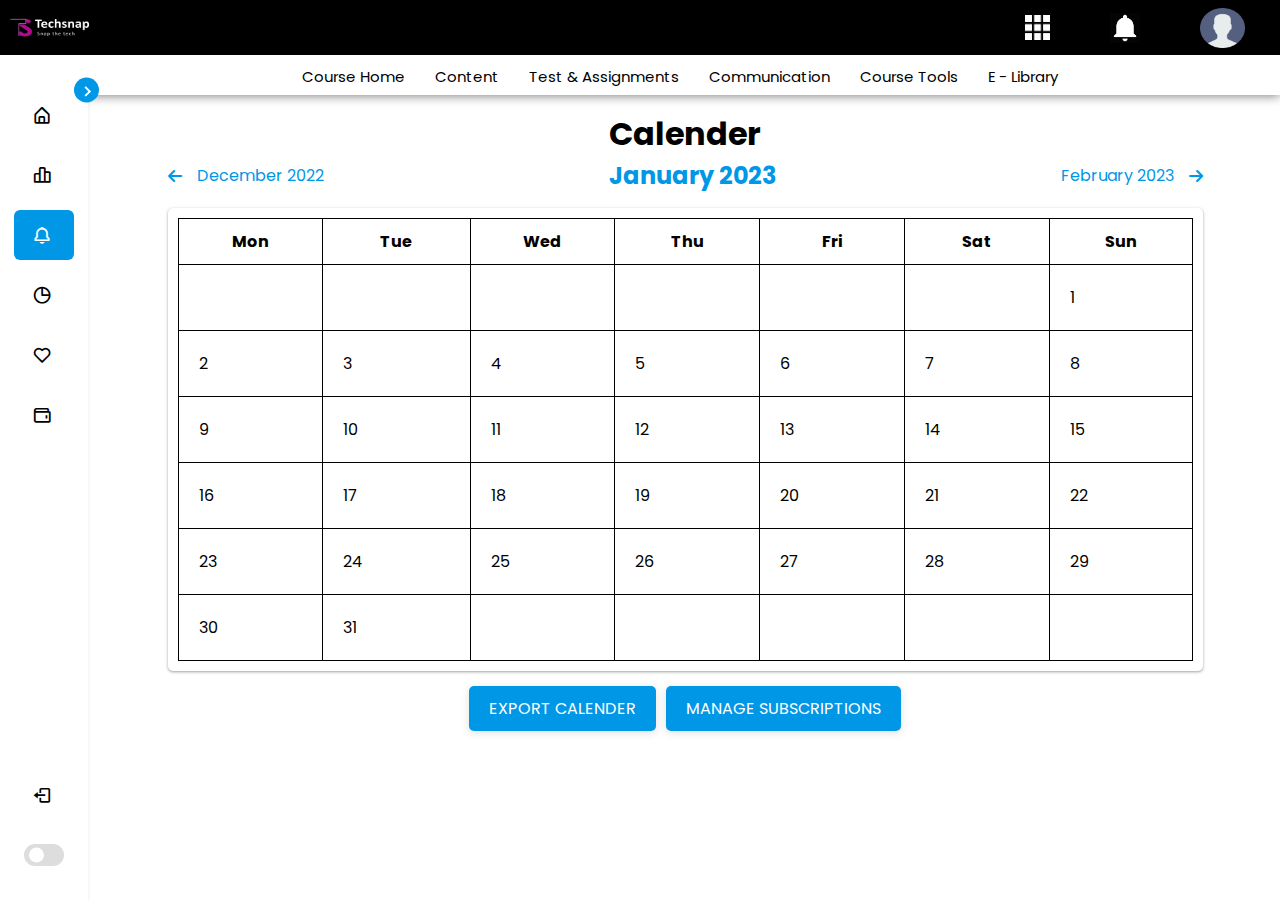
<file: calender_page.html>
<!DOCTYPE html>
<html lang="en">

<head>
    <meta charset="UTF-8">
    <meta http-equiv="X-UA-Compatible" content="IE=edge">
    <meta name="viewport" content="width=device-width, initial-scale=1.0">
    <title>Calender Page</title>
    <link rel="stylesheet" href="css/all.css">
    <link rel="stylesheet" href="css/calender_style.css">
    <!----===== Boxicons CSS ===== -->
    <link href='https://unpkg.com/boxicons@2.1.1/css/boxicons.min.css' rel='stylesheet'>
</head>

<body>
    <header class="header">
        <div class="first-header">
            <div class="left-header">
                <div class="menu-toggle" id="mobile-menu">
                    <span class="bar"></span>
                    <span class="bar"></span>
                    <span class="bar"></span>
                </div>

                <img id="logo" src="images/logo.png">
            </div>

            <div class="right-header">
                <div class="all-apps-container">
                    <div class="right-header-icons">
                        <img class="all-apps-icon icon" src="images/Apps.png">
                    </div>
                </div>
    
                <div class="notification-container">
                    <div class="right-header-icons">
                        <img class="notify-icon icon" src="images/notification.png">
                    </div>
                    <div class="dropdown">
                        <div class="notify_item">
                            <div class="notify_img">
                                <img src="images/User.png" alt="profile_pic" style="width: 50px">
                            </div>
                            <div class="notify_info">
                                <p>You have submitted your assignment submission for<span>Assignment-1</span></p>
                                <button class="notify-btn">Explore All</button>
                            </div>
                            <div class="notify_time">
                                <p>2h</p>
                                <h1>...</h1>
                            </div>
                        </div>
                        <div class="notify_item">
                            <div class="notify_img">
                                <img src="images/User.png" alt="profile_pic" style="width: 50px">
                            </div>
                            <div class="notify_info">
                                <p>You have submitted your assignment submission for<span>Assignment-1</span></p>
                                <button class="notify-btn">Explore All</button>
                            </div>
                            <div class="notify_time">
                                <p>2h</p>
                                <h1>...</h1>
                            </div>
                        </div>
                        <div class="notify_See_All">
                            <button class="see-All">See All Notifications</button>
                        </div>
                    </div>
                </div>
    
                <div class="profile-container">
                    <div class="right-header-icons">
                        <img class="profile-icon icon" src="images/User.png">
                    </div>
                    <div class="dropdown-content">
                        <a href="#"><span><i class="fa-solid fa-gauge"></i>Dashboard</span></a>
                        <a href="#"><span><i class="fa-solid fa-table"></i>Grades</span></a>
                        <a href="#"><span><i class="fa-solid fa-comment"></i>Messages</span></a>
                        <a href="#"><span><i class="fa-solid fa-wrench"></i>Preferences</span></a>
                        <a href="#"><span><i class="fa-solid fa-arrow-right-from-bracket"></i>Logout</span></a>
                    </div>
                </div>
            </div>
        </div>

        <div class="second-header">
            <nav class="nav-bar">
                <ul class="navigation">
                    <li><a href="course_detail.html" class="first">Course Home</a></li>
                    <li><a href="course_learning_page.html">Content</a></li>
                    <li><a href="test_and_assignments_page.html">Test & Assignments</a></li>
                    <li><a href="communication_page.html">Communication</a></li>
                    <li><a href="course_tools_page.html">Course Tools</a></li>
                    <li><a href="#">E - Library</a></li>
                </ul>
            </nav>
        </div>
    </header>

    <div class="content-container">
        <nav class="sidebar close">
            <header>
                <i class='bx bx-chevron-right toggle'></i>
            </header>

            <div class="menu-bar">
                <div class="menu">



                    <ul class="menu-links">
                        <li class="nav-link">
                            <a href="index.html">
                                <i class='bx bx-home-alt icon' ></i>
                                <span class="text nav-text">Dashboard</span>
                            </a>
                        </li>

                        <li class="nav-link">
                            <a href="all_courses_page.html">
                                <i class='bx bx-bar-chart-alt-2 icon' ></i>
                                <span class="text nav-text">All courses</span>
                            </a>


                        </li>

                        <li class="nav-link">
                            <a href="#" class="active">
                                <i class='bx bx-bell icon'></i>
                                <span class="text nav-text">Calender</span>
                            </a>
                        </li>

                        <li class="nav-link">
                            <a href="notifications_page.html">
                                <i class='bx bx-pie-chart-alt icon' ></i>
                                <span class="text nav-text">Notifications</span>
                            </a>
                        </li>

                        <li class="nav-link">
                            <a href="yourFiles_page.html">
                                <i class='bx bx-heart icon' ></i>
                                <span class="text nav-text">Your Files</span>
                            </a>
                        </li>

                        <li class="nav-link">
                            <a href="events_page.html">
                                <i class='bx bx-wallet icon' ></i>
                                <span class="text nav-text">Events</span>
                            </a>
                        </li>

                    </ul>
                </div>

                <div class="bottom-content">
                    <li class="">
                        <a href="#">
                            <i class='bx bx-log-out icon' ></i>
                            <span class="text nav-text">Logout</span>
                        </a>
                    </li>

                    <li class="mode">
                        <div class="sun-moon">
                            <i class='bx bx-moon icon moon'></i>
                            <i class='bx bx-sun icon sun'></i>
                        </div>
                        <span class="mode-text text">Dark mode</span>

                        <div class="toggle-switch">
                            <span class="switch"></span>
                        </div>
                    </li>

                </div>
            </div>
        </nav>

        <section class="home">
           <h1>Calender</h1>
           <div class="calender-section">
                <div class="current-month-year">
                    <div class="previous month">
                        <i class="fa-solid fa-arrow-left"></i>
                        <p>December 2022</p>
                    </div>

                    <div class="current month">
                        <p>January 2023</p>
                    </div>
                    
                    <div class="next month">
                        <p>February 2023</p>
                        <i class="fa-solid fa-arrow-right"></i>
                    </div>
                </div>

                <div class="calender-table">
                    <table class="current-calender">
                        <tr>
                            <th>Mon</th>
                            <th>Tue</th>
                            <th>Wed</th>
                            <th>Thu</th>
                            <th>Fri</th>
                            <th>Sat</th>
                            <th>Sun</th>
                        </tr>

                        <tr>
                            <td></td>
                            <td></td>
                            <td></td>
                            <td></td>
                            <td></td>
                            <td></td>
                            <td>1</td>
                        </tr>

                        <tr>
                            <td>2</td>
                            <td>3</td>
                            <td>4</td>
                            <td>5</td>
                            <td>6</td>
                            <td>7</td>
                            <td>8</td>
                        </tr>

                        <tr>
                            <td>9</td>
                            <td>10</td>
                            <td>11</td>
                            <td>12</td>
                            <td>13</td>
                            <td>14</td>
                            <td>15</td>
                        </tr>

                        <tr>
                            <td>16</td>
                            <td>17</td>
                            <td>18</td>
                            <td>19</td>
                            <td>20</td>
                            <td>21</td>
                            <td>22</td>
                        </tr>

                        <tr>
                            <td>23</td>
                            <td>24</td>
                            <td>25</td>
                            <td>26</td>
                            <td>27</td>
                            <td>28</td>
                            <td>29</td>
                        </tr>

                        <tr>
                            <td>30</td>
                            <td>31</td>
                            <td></td>
                            <td></td>
                            <td></td>
                            <td></td>
                            <td></td>
                        </tr>
                    </table>
                </div>

                <div class="export-manage-btns">
                    <button class="export-btn">EXPORT CALENDER</button>
                    <button class="manage-btn">MANAGE SUBSCRIPTIONS</button>
                </div>
           </div>
        </section>
    </div>

    <script src="js/app.js"></script>
</body>

</html>
</file>
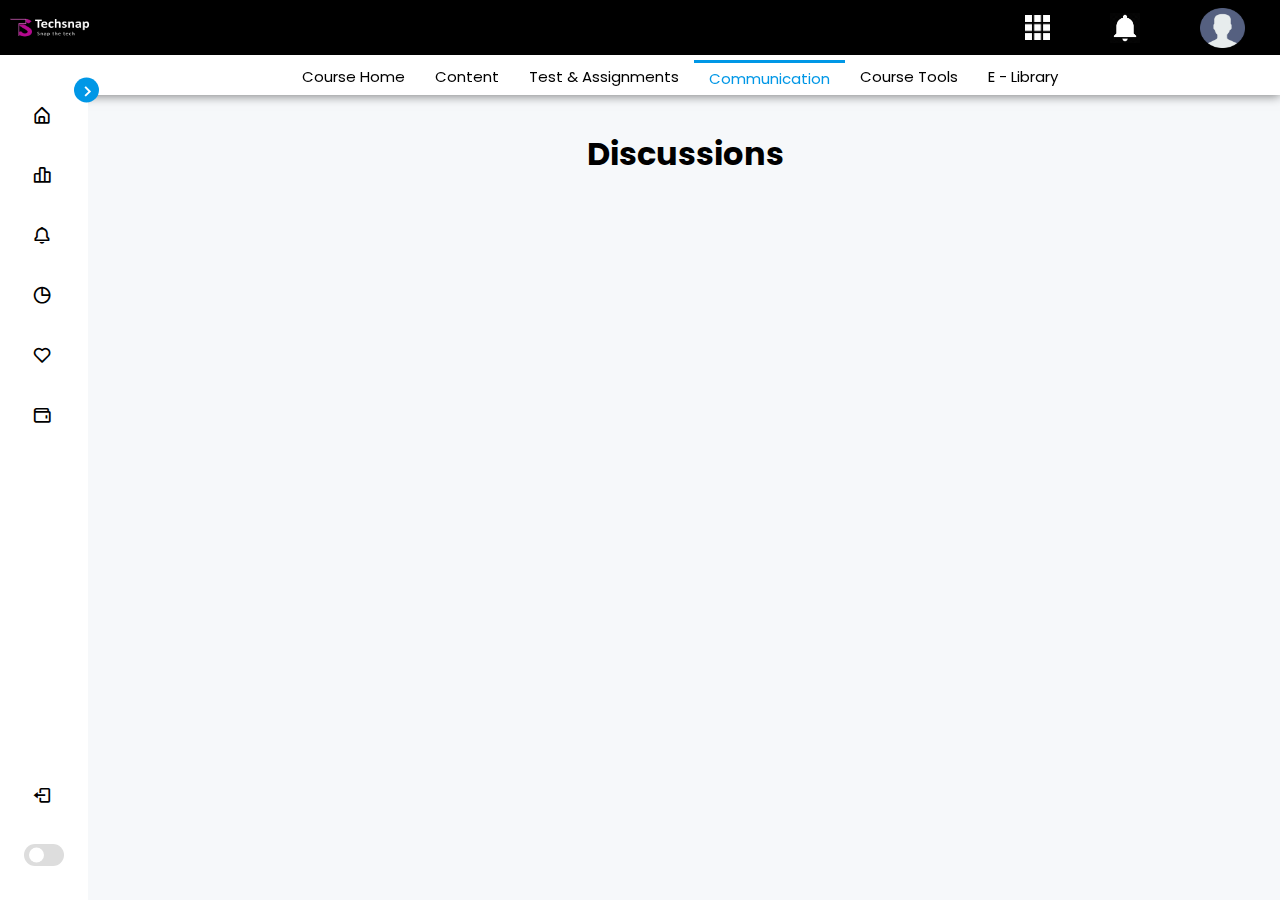
<file: communication_page.html>
<!DOCTYPE html>
<html lang="en">
<head>
    <meta charset="UTF-8">
    <meta http-equiv="X-UA-Compatible" content="IE=edge">
    <meta name="viewport" content="width=device-width, initial-scale=1.0">
    <title>Course Detail Page</title>
    <link rel="stylesheet" href="css/all.css">
    <link rel="stylesheet" href="css/communication_style.css">

    <!----===== Boxicons CSS ===== -->
    <link href='https://unpkg.com/boxicons@2.1.1/css/boxicons.min.css' rel='stylesheet'>
</head>
<body>
    <header class="header">
        <div class="first-header">
            <div class="left-header">
                <div class="menu-toggle" id="mobile-menu">
                    <span class="bar"></span>
                    <span class="bar"></span>
                    <span class="bar"></span>
                </div>

                <img id="logo" src="images/logo.png">
            </div>

            <div class="right-header">
                <div class="all-apps-container">
                    <div class="right-header-icons">
                        <img class="all-apps-icon icon" src="images/Apps.png">
                    </div>
                </div>
    
                <div class="notification-container">
                    <div class="right-header-icons">
                        <img class="notify-icon icon" src="images/notification.png">
                    </div>
                    <div class="dropdown">
                        <div class="notify_item">
                            <div class="notify_img">
                                <img src="images/User.png" alt="profile_pic" style="width: 50px">
                            </div>
                            <div class="notify_info">
                                <p>You have submitted your assignment submission for<span>Assignment-1</span></p>
                                <button class="notify-btn">Explore All</button>
                            </div>
                            <div class="notify_time">
                                <p>2h</p>
                                <h1>...</h1>
                            </div>
                        </div>
                        <div class="notify_item">
                            <div class="notify_img">
                                <img src="images/User.png" alt="profile_pic" style="width: 50px">
                            </div>
                            <div class="notify_info">
                                <p>You have submitted your assignment submission for<span>Assignment-1</span></p>
                                <button class="notify-btn">Explore All</button>
                            </div>
                            <div class="notify_time">
                                <p>2h</p>
                                <h1>...</h1>
                            </div>
                        </div>
                        <div class="notify_See_All">
                            <button class="see-All">See All Notifications</button>
                        </div>
                    </div>
                </div>
    
                <div class="profile-container">
                    <div class="right-header-icons">
                        <img class="profile-icon icon" src="images/User.png">
                    </div>
                    <div class="dropdown-content">
                        <a href="#"><span><i class="fa-solid fa-gauge"></i>Dashboard</span></a>
                        <a href="#"><span><i class="fa-solid fa-table"></i>Grades</span></a>
                        <a href="#"><span><i class="fa-solid fa-comment"></i>Messages</span></a>
                        <a href="#"><span><i class="fa-solid fa-wrench"></i>Preferences</span></a>
                        <a href="#"><span><i class="fa-solid fa-arrow-right-from-bracket"></i>Logout</span></a>
                    </div>
                </div>
            </div>
        </div>

        <div class="second-header">
            <nav class="nav-bar">
                <ul class="navigation">
                    <li><a href="course_detail.html" class="first">Course Home</a></li>
                    <li><a href="course_learning_page.html">Content</a></li>
                    <li><a href="test_and_assignments_page.html">Test & Assignments</a></li>
                    <li><a href="#" class="active">Communication</a></li>
                    <li><a href="course_tools_page.html">Course Tools</a></li>
                    <li><a href="#">E - Library</a></li>
                </ul>
            </nav>
        </div>
    </header>

    <div class="content-container">
        <nav class="sidebar close">
            <header>
                <i class='bx bx-chevron-right toggle'></i>
            </header>

            <div class="menu-bar">
                <div class="menu">



                    <ul class="menu-links">
                        <li class="nav-link">
                            <a href="index.html">
                                <i class='bx bx-home-alt icon' ></i>
                                <span class="text nav-text">Dashboard</span>
                            </a>
                        </li>

                        <li class="nav-link">
                            <a href="all_courses_page.html">
                                <i class='bx bx-bar-chart-alt-2 icon' ></i>
                                <span class="text nav-text">All courses</span>
                            </a>


                        </li>

                        <li class="nav-link">
                            <a href="calender_page.html">
                                <i class='bx bx-bell icon'></i>
                                <span class="text nav-text">Calender</span>
                            </a>
                        </li>

                        <li class="nav-link">
                            <a href="notifications_page.html">
                                <i class='bx bx-pie-chart-alt icon' ></i>
                                <span class="text nav-text">Notifications</span>
                            </a>
                        </li>

                        <li class="nav-link">
                            <a href="yourFiles_page.html">
                                <i class='bx bx-heart icon' ></i>
                                <span class="text nav-text">Your Files</span>
                            </a>
                        </li>

                        <li class="nav-link">
                            <a href="events_page.html">
                                <i class='bx bx-wallet icon' ></i>
                                <span class="text nav-text">Events</span>
                            </a>
                        </li>

                    </ul>
                </div>

                <div class="bottom-content">
                    <li class="">
                        <a href="#">
                            <i class='bx bx-log-out icon' ></i>
                            <span class="text nav-text">Logout</span>
                        </a>
                    </li>

                    <li class="mode">
                        <div class="sun-moon">
                            <i class='bx bx-moon icon moon'></i>
                            <i class='bx bx-sun icon sun'></i>
                        </div>
                        <span class="mode-text text">Dark mode</span>

                        <div class="toggle-switch">
                            <span class="switch"></span>
                        </div>
                    </li>

                </div>
            </div>
        </nav>

        <section class="home">
            <div class="main-content">
                <h1>Discussions</h1>
            </div>
        </section>
    </div>

    <script src="js/app.js"></script>
    <script src="js/course_detail.js"></script>
</body>
</html>
</file>
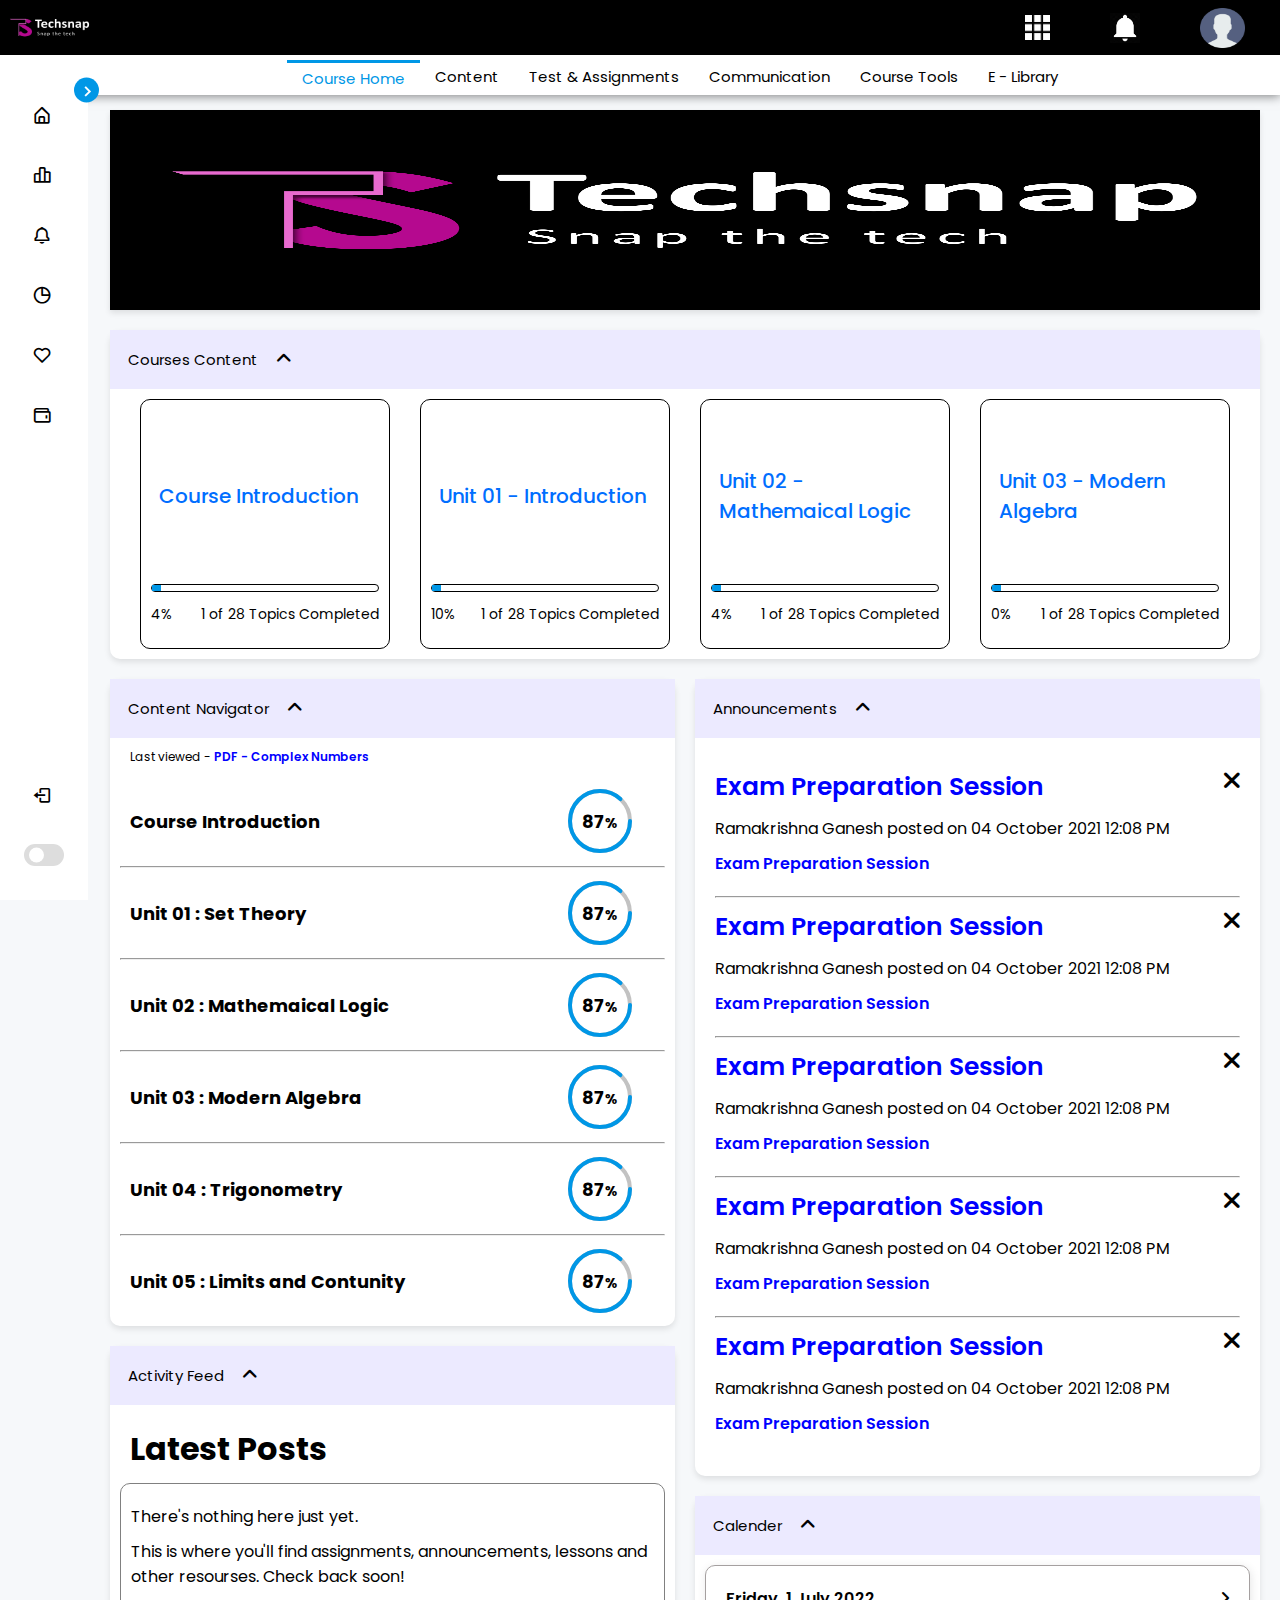
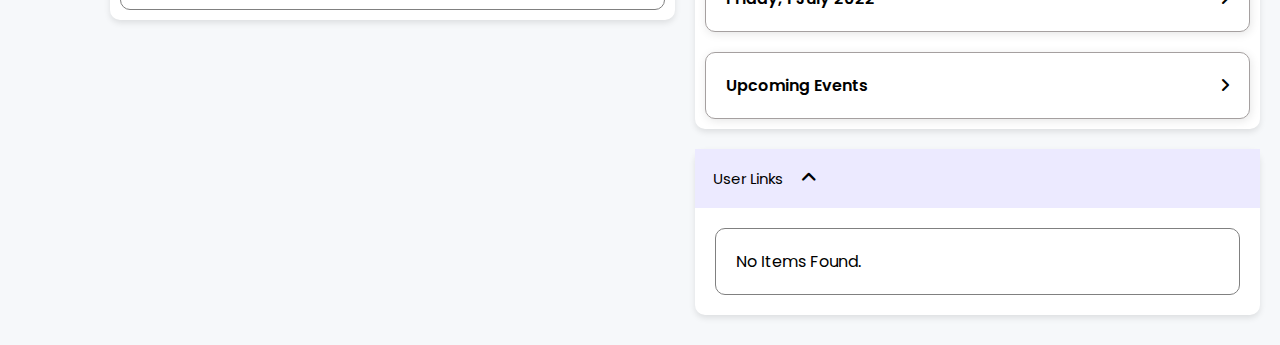
<file: course_detail.html>
<!DOCTYPE html>
<html lang="en">
<head>
    <meta charset="UTF-8">
    <meta http-equiv="X-UA-Compatible" content="IE=edge">
    <meta name="viewport" content="width=device-width, initial-scale=1.0">
    <title>Course Detail Page</title>
    <link rel="stylesheet" href="css/all.css">
    <link rel="stylesheet" href="css/course_detail_style.css">

    <!----===== Boxicons CSS ===== -->
    <link href='https://unpkg.com/boxicons@2.1.1/css/boxicons.min.css' rel='stylesheet'>
</head>
<body>
    <header class="header">
        <div class="first-header">
            <div class="left-header">
                <div class="menu-toggle" id="mobile-menu">
                    <span class="bar"></span>
                    <span class="bar"></span>
                    <span class="bar"></span>
                </div>

                <img id="logo" src="images/logo.png">
            </div>

            <div class="right-header">
                <div class="all-apps-container">
                    <div class="right-header-icons">
                        <img class="all-apps-icon icon" src="images/Apps.png">
                    </div>
                </div>
    
                <div class="notification-container">
                    <div class="right-header-icons">
                        <img class="notify-icon icon" src="images/notification.png">
                    </div>
                    <div class="dropdown">
                        <div class="notify_item">
                            <div class="notify_img">
                                <img src="images/User.png" alt="profile_pic" style="width: 50px">
                            </div>
                            <div class="notify_info">
                                <p>You have submitted your assignment submission for<span>Assignment-1</span></p>
                                <button class="notify-btn">Explore All</button>
                            </div>
                            <div class="notify_time">
                                <p>2h</p>
                                <h1>...</h1>
                            </div>
                        </div>
                        <div class="notify_item">
                            <div class="notify_img">
                                <img src="images/User.png" alt="profile_pic" style="width: 50px">
                            </div>
                            <div class="notify_info">
                                <p>You have submitted your assignment submission for<span>Assignment-1</span></p>
                                <button class="notify-btn">Explore All</button>
                            </div>
                            <div class="notify_time">
                                <p>2h</p>
                                <h1>...</h1>
                            </div>
                        </div>
                        <div class="notify_See_All">
                            <button class="see-All">See All Notifications</button>
                        </div>
                    </div>
                </div>
    
                <div class="profile-container">
                    <div class="right-header-icons">
                        <img class="profile-icon icon" src="images/User.png">
                    </div>
                    <div class="dropdown-content">
                        <a href="#"><span><i class="fa-solid fa-gauge"></i>Dashboard</span></a>
                        <a href="#"><span><i class="fa-solid fa-table"></i>Grades</span></a>
                        <a href="#"><span><i class="fa-solid fa-comment"></i>Messages</span></a>
                        <a href="#"><span><i class="fa-solid fa-wrench"></i>Preferences</span></a>
                        <a href="#"><span><i class="fa-solid fa-arrow-right-from-bracket"></i>Logout</span></a>
                    </div>
                </div>
            </div>
        </div>

        <div class="second-header">
            <nav class="nav-bar">
                <ul class="navigation">
                    <li><a href="course_detail.html" class="first active">Course Home</a></li>
                    <li><a href="course_learning_page.html">Content</a></li>
                    <li><a href="test_and_assignments_page.html">Test & Assignments</a></li>
                    <li><a href="communication_page.html">Communication</a></li>
                    <li><a href="course_tools_page.html">Course Tools</a></li>
                    <li><a href="#">E - Library</a></li>
                </ul>
            </nav>
        </div>
    </header>

    <div class="content-container">
        <nav class="sidebar close">
            <header>
                <i class='bx bx-chevron-right toggle'></i>
            </header>

            <div class="menu-bar">
                <div class="menu">



                    <ul class="menu-links">
                        <li class="nav-link">
                            <a href="index.html">
                                <i class='bx bx-home-alt icon' ></i>
                                <span class="text nav-text">Dashboard</span>
                            </a>
                        </li>

                        <li class="nav-link">
                            <a href="all_courses_page.html">
                                <i class='bx bx-bar-chart-alt-2 icon' ></i>
                                <span class="text nav-text">All courses</span>
                            </a>


                        </li>

                        <li class="nav-link">
                            <a href="calender_page.html">
                                <i class='bx bx-bell icon'></i>
                                <span class="text nav-text">Calender</span>
                            </a>
                        </li>

                        <li class="nav-link">
                            <a href="notifications_page.html">
                                <i class='bx bx-pie-chart-alt icon' ></i>
                                <span class="text nav-text">Notifications</span>
                            </a>
                        </li>

                        <li class="nav-link">
                            <a href="yourFiles_page.html">
                                <i class='bx bx-heart icon' ></i>
                                <span class="text nav-text">Your Files</span>
                            </a>
                        </li>

                        <li class="nav-link">
                            <a href="events_page.html">
                                <i class='bx bx-wallet icon' ></i>
                                <span class="text nav-text">Events</span>
                            </a>
                        </li>

                    </ul>
                </div>

                <div class="bottom-content">
                    <li class="">
                        <a href="#">
                            <i class='bx bx-log-out icon' ></i>
                            <span class="text nav-text">Logout</span>
                        </a>
                    </li>

                    <li class="mode">
                        <div class="sun-moon">
                            <i class='bx bx-moon icon moon'></i>
                            <i class='bx bx-sun icon sun'></i>
                        </div>
                        <span class="mode-text text">Dark mode</span>

                        <div class="toggle-switch">
                            <span class="switch"></span>
                        </div>
                    </li>

                </div>
            </div>
        </nav>

        <section class="home">
            <div class="img-banner">
                <img src="images/logo.png" alt="" srcset="">
            </div>

            <div class="main-content">
                <div class="top-content">
                    <div class="course-content-container part">
                        <button type="button" class="collapsible">Courses Content
                            <span><i class="fa-solid fa-angle-down"></i>
                                <i class="fa-solid fa-angle-up"></i></span>
                        </button>
                        <section class="content">
                            <div class="course-list">
                                <div class="course-card">
                                    <div class="row-1">
                                        <h2><a href="https://" target="_blank" rel="noopener noreferrer">Course Introduction</a></h2>
                                    </div>
                                    <div class="row-2">
                                        <div class="pro-bar">
                                            <div class="completed"></div>
                                        </div>
                                        <div class="details">
                                            <p><span class="prog-count">4</span>%</p>
                                            <p>1 of 28 Topics Completed</p>
                                        </div>
                                    </div>
                                </div>

                                <div class="course-card">
                                    <div class="row-1">
                                        <h2><a href="https://" target="_blank" rel="noopener noreferrer">Unit 01 - Introduction</a></h2>
                                    </div>
                                    <div class="row-2">
                                        <div class="pro-bar">
                                            <div class="completed"></div>
                                        </div>
                                        <div class="details">
                                            <p><span class="prog-count">10</span>%</p>
                                            <p>1 of 28 Topics Completed</p>
                                        </div>
                                    </div>
                                </div>

                                <div class="course-card">
                                    <div class="row-1">
                                        <h2><a href="https://" target="_blank" rel="noopener noreferrer">Unit 02 - Mathemaical Logic</a></h2>
                                    </div>
                                    <div class="row-2">
                                        <div class="pro-bar">
                                            <div class="completed"></div>
                                        </div>
                                        <div class="details">
                                            <p><span class="prog-count">4</span>%</p>
                                            <p>1 of 28 Topics Completed</p>
                                        </div>
                                    </div>
                                </div>

                                <div class="course-card">
                                    <div class="row-1">
                                        <h2><a href="https://" target="_blank" rel="noopener noreferrer">Unit 03 - Modern Algebra</a></h2>
                                    </div>
                                    <div class="row-2">
                                        <div class="pro-bar">
                                            <div class="completed"></div>
                                        </div>
                                        <div class="details">
                                            <p><span class="prog-count">0</span>%</p>
                                            <p>1 of 28 Topics Completed</p>
                                        </div>
                                    </div>
                                </div>
                            </div>
                        </section>
                    </div>
                </div>

                <div class="bottom-content">
                    <div class="leftside-content">
                        <div class="Content-Navigator-container part">
                            <button type="button" class="collapsible">Content Navigator <span><i class="fa-solid fa-angle-down"></i>
                                <i class="fa-solid fa-angle-up"></i></span></button>
                            <div class="content">
                                <p>Last viewed - <a href="#">PDF - Complex Numbers</a></p>

                                <div class="topics-list">
                                    <div class="topic-card">
                                        <h1>Course Introduction</h1>

                                        <div class="percent">
                                            <svg>
                                              <circle cx="30" cy="30" r="30"></circle>
                                              <circle cx="30" cy="30" r="30"></circle>
                                            </svg>
                                            <div class="num">
                                              <h2>87<span>%</span></h2>
                                            </div>
                                          </div>
                                    </div>
                                    <hr>

                                    <div class="topic-card">
                                        <h1>Unit 01 : Set Theory</h1>

                                        <div class="percent">
                                            <svg>
                                              <circle cx="30" cy="30" r="30"></circle>
                                              <circle cx="30" cy="30" r="30"></circle>
                                            </svg>
                                            <div class="num">
                                              <h2>87<span>%</span></h2>
                                            </div>
                                          </div>
                                    </div>
                                    <hr>

                                    <div class="topic-card">
                                        <h1>Unit 02 : Mathemaical Logic</h1>

                                        <div class="percent">
                                            <svg>
                                              <circle cx="30" cy="30" r="30"></circle>
                                              <circle cx="30" cy="30" r="30"></circle>
                                            </svg>
                                            <div class="num">
                                              <h2>87<span>%</span></h2>
                                            </div>
                                          </div>
                                    </div>
                                    <hr>

                                    <div class="topic-card">
                                        <h1>Unit 03 : Modern Algebra</h1>

                                        <div class="percent">
                                            <svg>
                                              <circle cx="30" cy="30" r="30"></circle>
                                              <circle cx="30" cy="30" r="30"></circle>
                                            </svg>
                                            <div class="num">
                                              <h2>87<span>%</span></h2>
                                            </div>
                                          </div>
                                    </div>
                                    <hr>

                                    <div class="topic-card">
                                        <h1>Unit 04 : Trigonometry</h1>

                                        <div class="percent">
                                            <svg>
                                              <circle cx="30" cy="30" r="30"></circle>
                                              <circle cx="30" cy="30" r="30"></circle>
                                            </svg>
                                            <div class="num">
                                              <h2>87<span>%</span></h2>
                                            </div>
                                          </div>
                                    </div>
                                    <hr>

                                    <div class="topic-card">
                                        <h1>Unit 05 : Limits and Contunity</h1>

                                        <div class="percent">
                                            <svg>
                                              <circle cx="30" cy="30" r="30"></circle>
                                              <circle cx="30" cy="30" r="30"></circle>
                                            </svg>
                                            <div class="num">
                                              <h2>87<span>%</span></h2>
                                            </div>
                                          </div>
                                    </div>

                                </div>
                            </div>
                        </div>
                        
                        <div class="Activity-Feed-container part">
                            <button type="button" class="collapsible">Activity Feed<span><i class="fa-solid fa-angle-down"></i>
                                <i class="fa-solid fa-angle-up"></i></span></button>
                            <div class="content">
                                <h1>Latest Posts</h1>
                                <div class="posts-list">
                                    <div class="post-card">
                                        <p>There's nothing here just yet.</p>
                                        <p>This is where you'll find assignments, announcements, lessons and other resourses. Check back soon!</p>
                                    </div>
                                </div>
                            </div>
                        </div>
                    </div>
                    <div class="rightside-content">
                        <div class="Announcements-container part">
                            <button type="button" class="collapsible">Announcements<span><i class="fa-solid fa-angle-down"></i>
                                <i class="fa-solid fa-angle-up"></i></span></button>
                            <div class="content">
                                <div class="link">
                                    <div class="row">
                                        <a href="#">Exam Preparation Session</a>
                                        <i class="fa-solid fa-xmark"></i>
                                    </div>
                                    <p>Ramakrishna Ganesh posted on 04 October 2021 12:08 PM</p>
                                    <a href="#">Exam Preparation Session</a>
                                </div>
                                <hr>

                                <div class="link">
                                    <div class="row">
                                        <a href="#">Exam Preparation Session</a>
                                        <i class="fa-solid fa-xmark"></i>
                                    </div>
                                    <p>Ramakrishna Ganesh posted on 04 October 2021 12:08 PM</p>
                                    <a href="#">Exam Preparation Session</a>
                                </div>
                                <hr>

                                <div class="link">
                                    <div class="row">
                                        <a href="#">Exam Preparation Session</a>
                                        <i class="fa-solid fa-xmark"></i>
                                    </div>
                                    <p>Ramakrishna Ganesh posted on 04 October 2021 12:08 PM</p>
                                    <a href="#">Exam Preparation Session</a>
                                </div>
                                <hr>

                                <div class="link">
                                    <div class="row">
                                        <a href="#">Exam Preparation Session</a>
                                        <i class="fa-solid fa-xmark"></i>
                                    </div>
                                    <p>Ramakrishna Ganesh posted on 04 October 2021 12:08 PM</p>
                                    <a href="#">Exam Preparation Session</a>
                                </div>
                                <hr>

                                <div class="link">
                                    <div class="row">
                                        <a href="#">Exam Preparation Session</a>
                                        <i class="fa-solid fa-xmark"></i>
                                    </div>
                                    <p>Ramakrishna Ganesh posted on 04 October 2021 12:08 PM</p>
                                    <a href="#">Exam Preparation Session</a>
                                </div>

                                </div>
                            </div>

                        <div class="calender-container part">
                            <button type="button" class="collapsible">Calender<span><i class="fa-solid fa-angle-down"></i>
                                <i class="fa-solid fa-angle-up"></i></span></button>
                            <div class="content">
                                <div class="btn-events">
                                    <button class="events">Friday, 1 July 2022 <span><i class="fa-solid fa-angle-right"></i></span></button>

                                    <button class="events">Upcoming Events <span><i class="fa-solid fa-angle-right"></i></span></button>
                                </div>
                            </div>
                        </div>

                        <div class="User-Links-container part">
                            <button type="button" class="collapsible">User Links <span><i class="fa-solid fa-angle-down"></i>
                                <i class="fa-solid fa-angle-up"></i></span></button>
                            <div class="content">
                                <div class="link">
                                    <p>No Items Found.</p>
                                </div>
                            </div>
                        </div>
                    </div>
                </div>
            </div>
        </section>
    </div>

    <script src="js/app.js"></script>
    <script src="js/course_detail.js"></script>
</body>
</html>
</file>
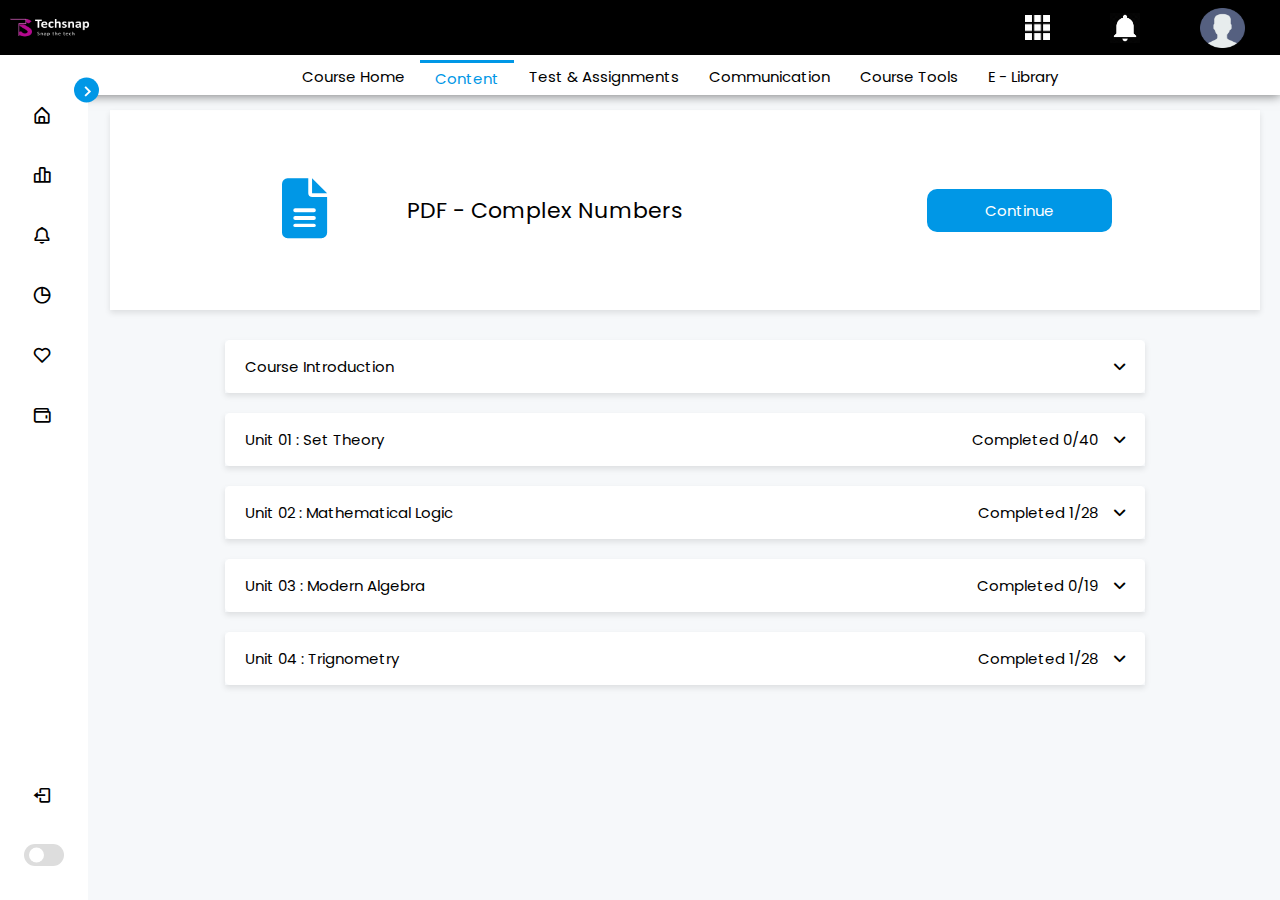
<file: course_learning_page.html>
<!DOCTYPE html>
<html lang="en">

<head>
    <meta charset="UTF-8">
    <meta http-equiv="X-UA-Compatible" content="IE=edge">
    <meta name="viewport" content="width=device-width, initial-scale=1.0">
    <title>Course Learning Page</title>
    <link rel="stylesheet" href="css/all.css">
    <link rel="stylesheet" href="css/course_learning_page_style.css">
    <!----===== Boxicons CSS ===== -->
    <link href='https://unpkg.com/boxicons@2.1.1/css/boxicons.min.css' rel='stylesheet'>
</head>

<body>
    <header class="header">
        <div class="first-header">
            <div class="left-header">
                <div class="menu-toggle" id="mobile-menu">
                    <span class="bar"></span>
                    <span class="bar"></span>
                    <span class="bar"></span>
                </div>

                <img id="logo" src="images/logo.png">
            </div>

            <div class="right-header">
                <div class="all-apps-container">
                    <div class="right-header-icons">
                        <img class="all-apps-icon icon" src="images/Apps.png">
                    </div>
                </div>
    
                <div class="notification-container">
                    <div class="right-header-icons">
                        <img class="notify-icon icon" src="images/notification.png">
                    </div>
                    <div class="dropdown">
                        <div class="notify_item">
                            <div class="notify_img">
                                <img src="images/User.png" alt="profile_pic" style="width: 50px">
                            </div>
                            <div class="notify_info">
                                <p>You have submitted your assignment submission for<span>Assignment-1</span></p>
                                <button class="notify-btn">Explore All</button>
                            </div>
                            <div class="notify_time">
                                <p>2h</p>
                                <h1>...</h1>
                            </div>
                        </div>
                        <div class="notify_item">
                            <div class="notify_img">
                                <img src="images/User.png" alt="profile_pic" style="width: 50px">
                            </div>
                            <div class="notify_info">
                                <p>You have submitted your assignment submission for<span>Assignment-1</span></p>
                                <button class="notify-btn">Explore All</button>
                            </div>
                            <div class="notify_time">
                                <p>2h</p>
                                <h1>...</h1>
                            </div>
                        </div>
                        <div class="notify_See_All">
                            <button class="see-All">See All Notifications</button>
                        </div>
                    </div>
                </div>
    
                <div class="profile-container">
                    <div class="right-header-icons">
                        <img class="profile-icon icon" src="images/User.png">
                    </div>
                    <div class="dropdown-content">
                        <a href="#"><span><i class="fa-solid fa-gauge"></i>Dashboard</span></a>
                        <a href="#"><span><i class="fa-solid fa-table"></i>Grades</span></a>
                        <a href="#"><span><i class="fa-solid fa-comment"></i>Messages</span></a>
                        <a href="#"><span><i class="fa-solid fa-wrench"></i>Preferences</span></a>
                        <a href="#"><span><i class="fa-solid fa-arrow-right-from-bracket"></i>Logout</span></a>
                    </div>
                </div>
            </div>
        </div>

        <div class="second-header">
            <nav class="nav-bar">
                <ul class="navigation">
                    <li><a href="course_detail.html" class="first">Course Home</a></li>
                    <li><a href="#" class="active">Content</a></li>
                    <li><a href="test_and_assignments_page.html">Test & Assignments</a></li>
                    <li><a href="communication_page.html">Communication</a></li>
                    <li><a href="course_tools_page.html">Course Tools</a></li>
                    <li><a href="#">E - Library</a></li>
                </ul>
            </nav>
        </div>
    </header>

    <div class="content-container">
        <nav class="sidebar close">
            <header>
                <i class='bx bx-chevron-right toggle'></i>
            </header>

            <div class="menu-bar">
                <div class="menu">



                    <ul class="menu-links">
                        <li class="nav-link">
                            <a href="index.html">
                                <i class='bx bx-home-alt icon' ></i>
                                <span class="text nav-text">Dashboard</span>
                            </a>
                        </li>

                        <li class="nav-link">
                            <a href="all_courses_page.html">
                                <i class='bx bx-bar-chart-alt-2 icon' ></i>
                                <span class="text nav-text">All courses</span>
                            </a>


                        </li>

                        <li class="nav-link">
                            <a href="calender_page.html">
                                <i class='bx bx-bell icon'></i>
                                <span class="text nav-text">Calender</span>
                            </a>
                        </li>

                        <li class="nav-link">
                            <a href="notifications_page.html">
                                <i class='bx bx-pie-chart-alt icon' ></i>
                                <span class="text nav-text">Notifications</span>
                            </a>
                        </li>

                        <li class="nav-link">
                            <a href="yourFiles_page.html">
                                <i class='bx bx-heart icon' ></i>
                                <span class="text nav-text">Your Files</span>
                            </a>
                        </li>

                        <li class="nav-link">
                            <a href="events_page.html">
                                <i class='bx bx-wallet icon' ></i>
                                <span class="text nav-text">Events</span>
                            </a>
                        </li>

                    </ul>
                </div>

                <div class="bottom-content">
                    <li class="">
                        <a href="#">
                            <i class='bx bx-log-out icon' ></i>
                            <span class="text nav-text">Logout</span>
                        </a>
                    </li>

                    <li class="mode">
                        <div class="sun-moon">
                            <i class='bx bx-moon icon moon'></i>
                            <i class='bx bx-sun icon sun'></i>
                        </div>
                        <span class="mode-text text">Dark mode</span>

                        <div class="toggle-switch">
                            <span class="switch"></span>
                        </div>
                    </li>

                </div>
            </div>
        </nav>

        <section class="home">
            <div class="top-section">
                <div class="course-card">
                    <div class="file-icon">
                        <i class="fa-solid fa-file-lines"></i>
                    </div>

                    <h1>PDF - Complex Numbers</h1>

                    <button type="button" value="Continue">Continue</button>
                </div>
            </div>

            <div class="main-content">
                <div class="topics-cards">
                    <ul>
                        <li>
                            <input type="checkbox" id="topic-1">
                            <label for="topic-1">Course Introduction<span><i class="fa-solid fa-angle-down"></i></span></label>
                            
                            <div class="tutorials">
                                <button type="button" value="Launch Unit">Launch Unit</button>
                                <ul>    
                                    <li>
                                        <input type="checkbox" id="t1-tutorial-1">
                                        <label for="t1-tutorial-1">e - Tutorial<span>0/36 &nbsp; &nbsp;<i class="fa-solid fa-angle-down"></i></span></label>
                                    </li>

                                    <li>
                                        <input type="checkbox" id="t1-tutorial-2">
                                        <label for="t1-tutorial-2">e - Content<span>0/2 &nbsp; &nbsp;<i class="fa-solid fa-angle-down"></i></span></label>
                                    </li>

                                    <li>
                                        <input type="checkbox" id="t1-tutorial-3">
                                        <label for="t1-tutorial-3">Discussion Forum<span>0/1 &nbsp; &nbsp;<i class="fa-solid fa-angle-down"></i></span></label>
                                    </li>

                                    <li>
                                        <input type="checkbox" id="t1-tutorial-4">
                                        <label for="t1-tutorial-4">Assessment<span>0/1 &nbsp; &nbsp;<i class="fa-solid fa-angle-down"></i></span></label>
                                    </li>
                                </ul>
                            </div>
                        </li>
                        
                        <li>
                            <input type="checkbox" id="topic-2">
                            <label for="topic-2">Unit 01 : Set Theory<span>Completed 0/40 &nbsp; &nbsp;<i class="fa-solid fa-angle-down"></i></span></label>
                            
                            <div class="tutorials">
                                <button type="button" value="Launch Unit">Launch Unit</button>
                                <ul>    
                                    <li>
                                        <input type="checkbox" id="t2-tutorial-1">
                                        <label for="t2-tutorial-1">e - Tutorial<span>0/36 &nbsp; &nbsp;<i class="fa-solid fa-angle-down"></i></span></label>
                                    </li>

                                    <li>
                                        <input type="checkbox" id="t2-tutorial-2">
                                        <label for="t2-tutorial-2">e - Content<span>0/2 &nbsp; &nbsp;<i class="fa-solid fa-angle-down"></i></span></label>
                                    </li>

                                    <li>
                                        <input type="checkbox" id="t2-tutorial-3">
                                        <label for="t2-tutorial-3">Discussion Forum<span>0/1 &nbsp; &nbsp;<i class="fa-solid fa-angle-down"></i></span></label>
                                    </li>

                                    <li>
                                        <input type="checkbox" id="t2-tutorial-4">
                                        <label for="t2-tutorial-4">Assessment<span>0/1 &nbsp; &nbsp;<i class="fa-solid fa-angle-down"></i></span></label>
                                    </li>
                                </ul>
                            </div>
                        </li>

                        <li>
                            <input type="checkbox" id="topic-3">
                            <label for="topic-3">Unit 02 : Mathematical Logic<span>Completed 1/28 &nbsp; &nbsp;<i class="fa-solid fa-angle-down"></i></span></label>
                            
                            <div class="tutorials">
                                <button type="button" value="Launch Unit">Launch Unit</button>
                                <ul>    
                                    <li>
                                        <input type="checkbox" id="t3-tutorial-1">
                                        <label for="t3-tutorial-1">e - Tutorial<span>0/36 &nbsp; &nbsp;<i class="fa-solid fa-angle-down"></i></span></label>
                                    </li>

                                    <li>
                                        <input type="checkbox" id="t3-tutorial-2">
                                        <label for="t3-tutorial-2">e - Content<span>0/2 &nbsp; &nbsp;<i class="fa-solid fa-angle-down"></i></span></label>
                                    </li>

                                    <li>
                                        <input type="checkbox" id="t3-tutorial-3">
                                        <label for="t3-tutorial-3">Discussion Forum<span>0/1 &nbsp; &nbsp;<i class="fa-solid fa-angle-down"></i></span></label>
                                    </li>

                                    <li>
                                        <input type="checkbox" id="t3-tutorial-4">
                                        <label for="t3-tutorial-4">Assessment<span>0/1 &nbsp; &nbsp;<i class="fa-solid fa-angle-down"></i></span></label>
                                    </li>
                                </ul>
                            </div>
                        </li>

                        <li>
                            <input type="checkbox" id="topic-4">
                            <label for="topic-4">Unit 03 : Modern Algebra<span>Completed 0/19 &nbsp; &nbsp;<i class="fa-solid fa-angle-down"></i></span></label>
                            
                            <div class="tutorials">
                                <button type="button" value="Launch Unit">Launch Unit</button>
                                <ul>    
                                    <li>
                                        <input type="checkbox" id="t4-tutorial-1">
                                        <label for="t4-tutorial-1">e - Tutorial<span>0/36 &nbsp; &nbsp;<i class="fa-solid fa-angle-down"></i></span></label>
                                    </li>

                                    <li>
                                        <input type="checkbox" id="t4-tutorial-2">
                                        <label for="t4-tutorial-2">e - Content<span>0/2 &nbsp; &nbsp;<i class="fa-solid fa-angle-down"></i></span></label>
                                    </li>

                                    <li>
                                        <input type="checkbox" id="t4-tutorial-3">
                                        <label for="t4-tutorial-3">Discussion Forum<span>0/1 &nbsp; &nbsp;<i class="fa-solid fa-angle-down"></i></span></label>
                                    </li>

                                    <li>
                                        <input type="checkbox" id="t4-tutorial-4">
                                        <label for="t4-tutorial-4">Assessment<span>0/1 &nbsp; &nbsp;<i class="fa-solid fa-angle-down"></i></span></label>
                                    </li>
                                </ul>
                            </div>
                        </li>

                        <li>
                            <input type="checkbox" id="topic-5">
                            <label for="topic-5">Unit 04 : Trignometry<span>Completed 1/28 &nbsp; &nbsp;<i class="fa-solid fa-angle-down"></i></span></label>
                            
                            <div class="tutorials">
                                <button type="button" value="Launch Unit">Launch Unit</button>
                                <ul>    
                                    <li>
                                        <input type="checkbox" id="t5-tutorial-1">
                                        <label for="t5-tutorial-1">e - Tutorial<span>0/36 &nbsp; &nbsp;<i class="fa-solid fa-angle-down"></i></span></label>
                                    </li>

                                    <li>
                                        <input type="checkbox" id="t5-tutorial-2">
                                        <label for="t5-tutorial-2">e - Content<span>0/2 &nbsp; &nbsp;<i class="fa-solid fa-angle-down"></i></span></label>
                                    </li>

                                    <li>
                                        <input type="checkbox" id="t5-tutorial-3">
                                        <label for="t5-tutorial-3">Discussion Forum<span>0/1 &nbsp; &nbsp;<i class="fa-solid fa-angle-down"></i></span></label>
                                    </li>

                                    <li>
                                        <input type="checkbox" id="t5-tutorial-4">
                                        <label for="t5-tutorial-4">Assessment<span>0/1 &nbsp; &nbsp;<i class="fa-solid fa-angle-down"></i></span></label>
                                    </li>
                                </ul>
                            </div>
                        </li>
                    </ul>
                </div>
            </div>
        </section>
    </div>

    <script src="js/app.js"></script>
</body>

</html>
</file>
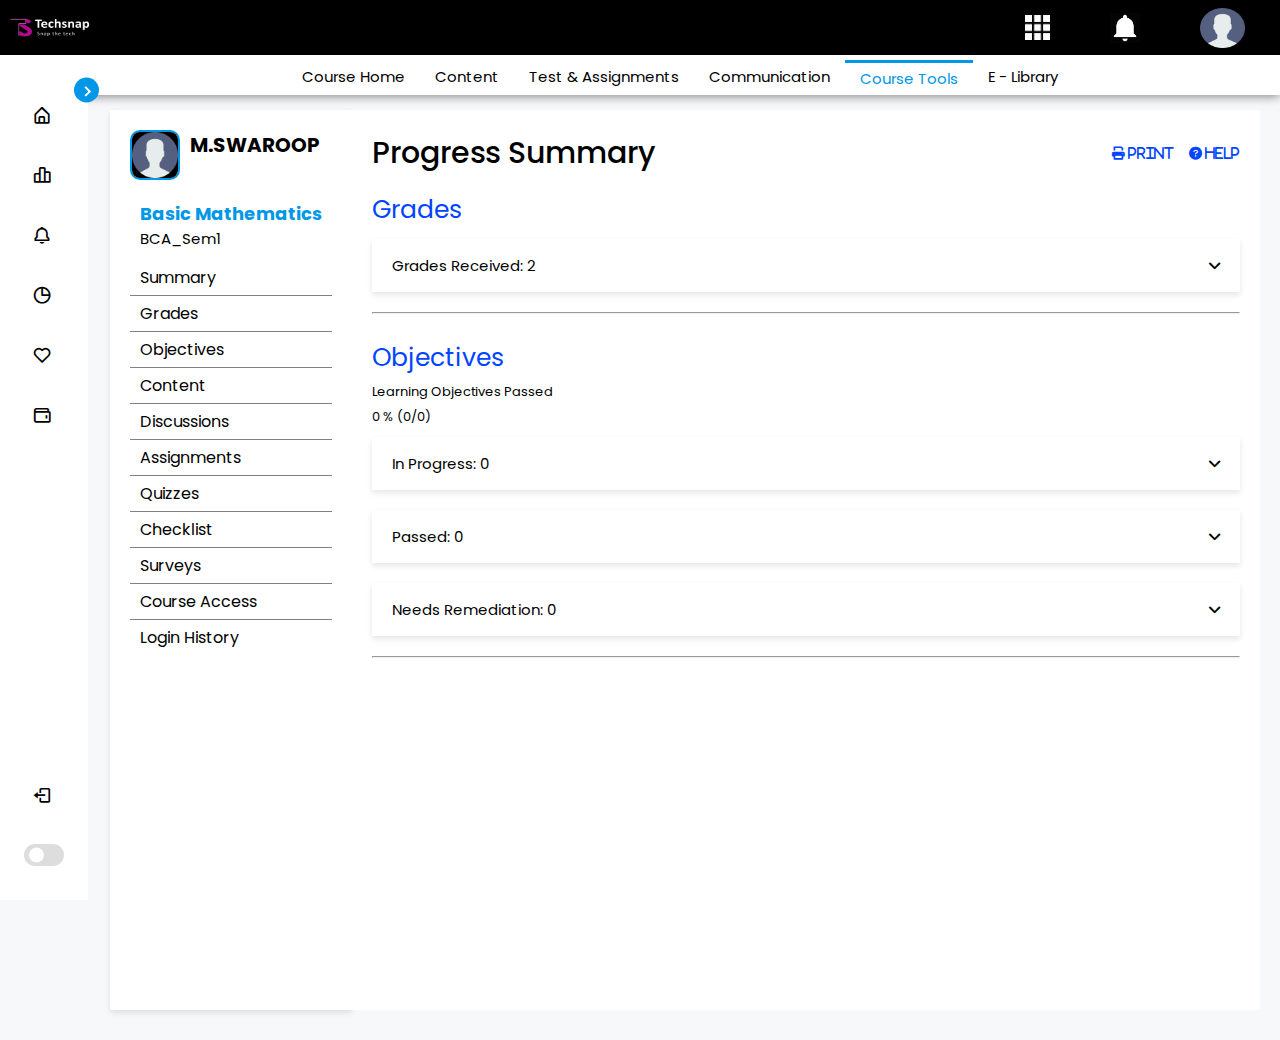
<file: course_tools_page.html>
<!DOCTYPE html>
<html lang="en">

<head>
    <meta charset="UTF-8">
    <meta http-equiv="X-UA-Compatible" content="IE=edge">
    <meta name="viewport" content="width=device-width, initial-scale=1.0">
    <title>Progress Summary Page</title>
    <link rel="stylesheet" href="css/all.css">
    <link rel="stylesheet" href="css/course_tools_style.css">
    <!----===== Boxicons CSS ===== -->
    <link href='https://unpkg.com/boxicons@2.1.1/css/boxicons.min.css' rel='stylesheet'>
</head>

<body>
    <header class="header">
        <div class="first-header">
            <div class="left-header">
                <div class="menu-toggle" id="mobile-menu">
                    <span class="bar"></span>
                    <span class="bar"></span>
                    <span class="bar"></span>
                </div>

                <img id="logo" src="images/logo.png">
            </div>

            <div class="right-header">
                <div class="all-apps-container">
                    <div class="right-header-icons">
                        <img class="all-apps-icon icon" src="images/Apps.png">
                    </div>
                </div>
    
                <div class="notification-container">
                    <div class="right-header-icons">
                        <img class="notify-icon icon" src="images/notification.png">
                    </div>
                    <div class="dropdown">
                        <div class="notify_item">
                            <div class="notify_img">
                                <img src="images/User.png" alt="profile_pic" style="width: 50px">
                            </div>
                            <div class="notify_info">
                                <p>You have submitted your assignment submission for<span>Assignment-1</span></p>
                                <button class="notify-btn">Explore All</button>
                            </div>
                            <div class="notify_time">
                                <p>2h</p>
                                <h1>...</h1>
                            </div>
                        </div>
                        <div class="notify_item">
                            <div class="notify_img">
                                <img src="images/User.png" alt="profile_pic" style="width: 50px">
                            </div>
                            <div class="notify_info">
                                <p>You have submitted your assignment submission for<span>Assignment-1</span></p>
                                <button class="notify-btn">Explore All</button>
                            </div>
                            <div class="notify_time">
                                <p>2h</p>
                                <h1>...</h1>
                            </div>
                        </div>
                        <div class="notify_See_All">
                            <button class="see-All">See All Notifications</button>
                        </div>
                    </div>
                </div>
    
                <div class="profile-container">
                    <div class="right-header-icons">
                        <img class="profile-icon icon" src="images/User.png">
                    </div>
                    <div class="dropdown-content">
                        <a href="#"><span><i class="fa-solid fa-gauge"></i>Dashboard</span></a>
                        <a href="#"><span><i class="fa-solid fa-table"></i>Grades</span></a>
                        <a href="#"><span><i class="fa-solid fa-comment"></i>Messages</span></a>
                        <a href="#"><span><i class="fa-solid fa-wrench"></i>Preferences</span></a>
                        <a href="#"><span><i class="fa-solid fa-arrow-right-from-bracket"></i>Logout</span></a>
                    </div>
                </div>
            </div>
        </div>

        <div class="second-header">
            <nav class="nav-bar">
                <ul class="navigation">
                    <li><a href="course_detail.html" class="first">Course Home</a></li>
                    <li><a href="course_learning_page.html">Content</a></li>
                    <li><a href="test_and_assignments_page.html">Test & Assignments</a></li>
                    <li><a href="communication_page.html">Communication</a></li>
                    <li><a href="#" class="active">Course Tools</a></li>
                    <li><a href="#">E - Library</a></li>
                </ul>
            </nav>
        </div>
    </header>

    <div class="content-container">
        <nav class="sidebar close">
            <header>
                <i class='bx bx-chevron-right toggle'></i>
            </header>

            <div class="menu-bar">
                <div class="menu">



                    <ul class="menu-links">
                        <li class="nav-link">
                            <a href="index.html">
                                <i class='bx bx-home-alt icon' ></i>
                                <span class="text nav-text">Dashboard</span>
                            </a>
                        </li>

                        <li class="nav-link">
                            <a href="all_courses_page.html">
                                <i class='bx bx-bar-chart-alt-2 icon' ></i>
                                <span class="text nav-text">All courses</span>
                            </a>


                        </li>

                        <li class="nav-link">
                            <a href="calender_page.html">
                                <i class='bx bx-bell icon'></i>
                                <span class="text nav-text">Calender</span>
                            </a>
                        </li>

                        <li class="nav-link">
                            <a href="notifications_page.html">
                                <i class='bx bx-pie-chart-alt icon' ></i>
                                <span class="text nav-text">Notifications</span>
                            </a>
                        </li>

                        <li class="nav-link">
                            <a href="yourFiles_page.html">
                                <i class='bx bx-heart icon' ></i>
                                <span class="text nav-text">Your Files</span>
                            </a>
                        </li>

                        <li class="nav-link">
                            <a href="events_page.html">
                                <i class='bx bx-wallet icon' ></i>
                                <span class="text nav-text">Events</span>
                            </a>
                        </li>

                    </ul>
                </div>

                <div class="bottom-content">
                    <li class="">
                        <a href="#">
                            <i class='bx bx-log-out icon' ></i>
                            <span class="text nav-text">Logout</span>
                        </a>
                    </li>

                    <li class="mode">
                        <div class="sun-moon">
                            <i class='bx bx-moon icon moon'></i>
                            <i class='bx bx-sun icon sun'></i>
                        </div>
                        <span class="mode-text text">Dark mode</span>

                        <div class="toggle-switch">
                            <span class="switch"></span>
                        </div>
                    </li>

                </div>
            </div>
        </nav>

        <section class="home">
            <div class="left-profile-section">
                <div class="top-user-profile">
                    <img src="images/User.png">
                    <h1>M.SWAROOP</h1>
                </div>

                <div class="bottom-menu-list">
                    <div class="course-name">
                        <h1>Basic Mathematics</h1>
                        <p>BCA_Sem1</p>
                    </div>

                    <ul class="progress-sections">
                        <li><a href="#summary-link">Summary</a></li>
                        <li><a href="#grades-link">Grades</a></li>
                        <li><a href="#objectives-link">Objectives</a></li>
                        <li><a href="#content-link">Content</a></li>
                        <li><a href="#discussions-link">Discussions</a></li>
                        <li><a href="#assignments-link">Assignments</a></li>
                        <li><a href="#quizzes-link">Quizzes</a></li>
                        <li><a href="#checklist-link">Checklist</a></li>
                        <li><a href="#surveys-link">Surveys</a></li>
                        <li><a href="#course-access-link">Course Access</a></li>
                        <li><a href="#login-history-link">Login History</a></li>
                    </ul>
                </div>
            </div>

            <div class="main-content">
                <div class="header-progress-summary">
                    <h1>Progress Summary</h1>
                    <div class="right-content">
                        <i class="fa-solid fa-print"> Print</i>
                        <i class="fa-solid fa-circle-question"> Help</i>
                    </div>
                </div>

                <div class="topic-sections">
                    <section class="grades ts" id="grades-link">
                        <h1>Grades</h1>
                        <div class="learning-progress"></div>
                        <div class="topics-cards">
                            <ul>
                                <li>
                                    <input type="checkbox" id="grades-topic-1">
                                    <label for="grades-topic-1">Grades Received: 2<span><i class="fa-solid fa-angle-down"></i></span></label>
                                    
                                    <div class="tutorials">
                                        <ul>    
                                            <li>
                                                <input type="checkbox" id="grades-t1-tutorial-1">
                                                <label for="grades-t1-tutorial-1">e - Tutorial<span>0/36 &nbsp; &nbsp;<i class="fa-solid fa-angle-down"></i></span></label>
                                            </li>
        
                                            <li>
                                                <input type="checkbox" id="grades-t1-tutorial-2">
                                                <label for="grades-t1-tutorial-2">e - Content<span>0/2 &nbsp; &nbsp;<i class="fa-solid fa-angle-down"></i></span></label>
                                            </li>
        
                                            <li>
                                                <input type="checkbox" id="grades-t1-tutorial-3">
                                                <label for="grades-t1-tutorial-3">Discussion Forum<span>0/1 &nbsp; &nbsp;<i class="fa-solid fa-angle-down"></i></span></label>
                                            </li>
        
                                            <li>
                                                <input type="checkbox" id="grades-t1-tutorial-4">
                                                <label for="grades-t1-tutorial-4">Assessment<span>0/1 &nbsp; &nbsp;<i class="fa-solid fa-angle-down"></i></span></label>
                                            </li>
                                        </ul>
                                    </div>
                                </li>
                            </ul>
                        </div>
                        <hr>
                    </section>

                    <section class="Objectives ts" id="objectives-link">
                        <h1>Objectives</h1>
                        <div class="learning-progress">
                            <p>Learning Objectives Passed</p>
                            <p>0 % (0/0)</p>
                        </div>
                        <div class="topics-cards">
                            <ul>
                                <li>
                                    <input type="checkbox" id="objectives-topic-1">
                                    <label for="objectives-topic-1">In Progress: 0<span><i class="fa-solid fa-angle-down"></i></span></label>
                                    
                                    <div class="tutorials">
                                        <button type="button" value="Launch Unit">Launch Unit</button>
                                        <ul>    
                                            <li>
                                                <input type="checkbox" id="objectives-t1-tutorial-1">
                                                <label for="objectives-t1-tutorial-1">e - Tutorial<span>0/36 &nbsp; &nbsp;<i class="fa-solid fa-angle-down"></i></span></label>
                                            </li>
        
                                            <li>
                                                <input type="checkbox" id="objectives-t1-tutorial-2">
                                                <label for="objectives-t1-tutorial-2">e - Content<span>0/2 &nbsp; &nbsp;<i class="fa-solid fa-angle-down"></i></span></label>
                                            </li>
        
                                            <li>
                                                <input type="checkbox" id="objectives-t1-tutorial-3">
                                                <label for="objectives-t1-tutorial-3">Discussion Forum<span>0/1 &nbsp; &nbsp;<i class="fa-solid fa-angle-down"></i></span></label>
                                            </li>
        
                                            <li>
                                                <input type="checkbox" id="objectives-t1-tutorial-4">
                                                <label for="objectives-t1-tutorial-4">Assessment<span>0/1 &nbsp; &nbsp;<i class="fa-solid fa-angle-down"></i></span></label>
                                            </li>
                                        </ul>
                                    </div>
                                </li>

                                <li>
                                    <input type="checkbox" id="objectives-topic-2">
                                    <label for="objectives-topic-2">Passed: 0<span><i class="fa-solid fa-angle-down"></i></span></label>
                                    
                                    <div class="tutorials">
                                        <button type="button" value="Launch Unit">Launch Unit</button>
                                        <ul>    
                                            <li>
                                                <input type="checkbox" id="objectives-t2-tutorial-1">
                                                <label for="objectives-t2-tutorial-1">e - Tutorial<span>0/36 &nbsp; &nbsp;<i class="fa-solid fa-angle-down"></i></span></label>
                                            </li>
        
                                            <li>
                                                <input type="checkbox" id="objectives-t2-tutorial-2">
                                                <label for="objectives-t2-tutorial-2">e - Content<span>0/2 &nbsp; &nbsp;<i class="fa-solid fa-angle-down"></i></span></label>
                                            </li>
        
                                            <li>
                                                <input type="checkbox" id="objectives-t2-tutorial-3">
                                                <label for="objectives-t2-tutorial-3">Discussion Forum<span>0/1 &nbsp; &nbsp;<i class="fa-solid fa-angle-down"></i></span></label>
                                            </li>
        
                                            <li>
                                                <input type="checkbox" id="objectives-t2-tutorial-4">
                                                <label for="objectives-t2-tutorial-4">Assessment<span>0/1 &nbsp; &nbsp;<i class="fa-solid fa-angle-down"></i></span></label>
                                            </li>
                                        </ul>
                                    </div>
                                </li>

                                <li>
                                    <input type="checkbox" id="objectives-topic-3">
                                    <label for="objectives-topic-3">Needs Remediation: 0<span><i class="fa-solid fa-angle-down"></i></span></label>
                                    
                                    <div class="tutorials">
                                        <button type="button" value="Launch Unit">Launch Unit</button>
                                        <ul>    
                                            <li>
                                                <input type="checkbox" id="objectives-t3-tutorial-1">
                                                <label for="objectives-t3-tutorial-1">e - Tutorial<span>0/36 &nbsp; &nbsp;<i class="fa-solid fa-angle-down"></i></span></label>
                                            </li>
        
                                            <li>
                                                <input type="checkbox" id="objectives-t3-tutorial-2">
                                                <label for="objectives-t3-tutorial-2">e - Content<span>0/2 &nbsp; &nbsp;<i class="fa-solid fa-angle-down"></i></span></label>
                                            </li>
        
                                            <li>
                                                <input type="checkbox" id="objectives-t3-tutorial-3">
                                                <label for="objectives-t3-tutorial-3">Discussion Forum<span>0/1 &nbsp; &nbsp;<i class="fa-solid fa-angle-down"></i></span></label>
                                            </li>
        
                                            <li>
                                                <input type="checkbox" id="objectives-t3-tutorial-4">
                                                <label for="objectives-t3-tutorial-4">Assessment<span>0/1 &nbsp; &nbsp;<i class="fa-solid fa-angle-down"></i></span></label>
                                            </li>
                                        </ul>
                                    </div>
                                </li>
                            </ul>
                        </div>
                        <hr>
                    </section>
                </div>
            </div>
        </section>
    </div>

    <script src="js/app.js"></script>
</body>

</html>
</file>
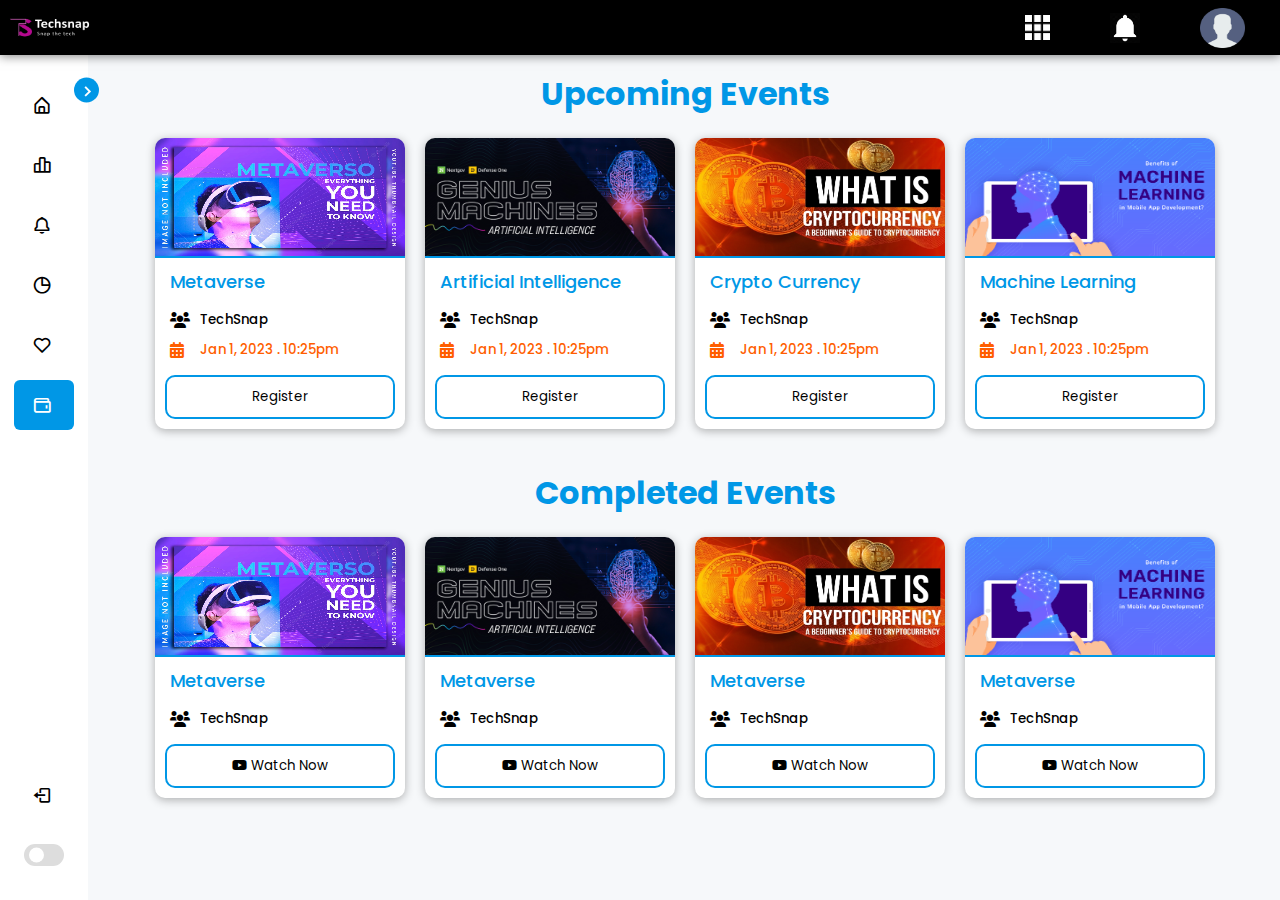
<file: events_page.html>
<!DOCTYPE html>
<html lang="en">

<head>
    <meta charset="UTF-8">
    <meta http-equiv="X-UA-Compatible" content="IE=edge">
    <meta name="viewport" content="width=device-width, initial-scale=1.0">
    <title>Events Page</title>
    <link rel="stylesheet" href="css/all.css">
    <link rel="stylesheet" href="css/events_style.css">
    <!----===== Boxicons CSS ===== -->
    <link href='https://unpkg.com/boxicons@2.1.1/css/boxicons.min.css' rel='stylesheet'>
</head>

<body>
    <header class="header">
        <div class="left-header">
            <div class="menu-toggle" id="mobile-menu">
                <span class="bar"></span>
                <span class="bar"></span>
                <span class="bar"></span>
            </div>

            <img id="logo" src="images/logo.png">
        </div>

        <div class="right-header">
            <div class="all-apps-container">
                <div class="right-header-icons">
                    <img class="all-apps-icon icon" src="images/Apps.png">
                </div>
            </div>

            <div class="notification-container">
                <div class="right-header-icons">
                    <img class="notify-icon icon" src="images/notification.png">
                </div>
                <div class="dropdown">
                    <div class="notify_item">
                        <div class="notify_img">
                            <img src="images/User.png" alt="profile_pic" style="width: 50px">
                        </div>
                        <div class="notify_info">
                            <p>You have submitted your assignment submission for<span>Assignment-1</span></p>
                            <button class="notify-btn">Explore All</button>
                        </div>
                        <div class="notify_time">
                            <p>2h</p>
                            <h1>...</h1>
                        </div>
                    </div>
                    <div class="notify_item">
                        <div class="notify_img">
                            <img src="images/User.png" alt="profile_pic" style="width: 50px">
                        </div>
                        <div class="notify_info">
                            <p>You have submitted your assignment submission for<span>Assignment-1</span></p>
                            <button class="notify-btn">Explore All</button>
                        </div>
                        <div class="notify_time">
                            <p>2h</p>
                            <h1>...</h1>
                        </div>
                    </div>
                    <div class="notify_See_All">
                        <button class="see-All">See All Notifications</button>
                    </div>
                </div>
            </div>

            <div class="profile-container">
                <div class="right-header-icons">
                    <img class="profile-icon icon" src="images/User.png">
                </div>
                <div class="dropdown-content">
                    <a href="#"><span><i class="fa-solid fa-gauge"></i>Dashboard</span></a>
                    <a href="#"><span><i class="fa-solid fa-table"></i>Grades</span></a>
                    <a href="#"><span><i class="fa-solid fa-comment"></i>Messages</span></a>
                    <a href="#"><span><i class="fa-solid fa-wrench"></i>Preferences</span></a>
                    <a href="#"><span><i class="fa-solid fa-arrow-right-from-bracket"></i>Logout</span></a>
                </div>
            </div>
        </div>
    </header>

    <div class="content-container">
        <nav class="sidebar close">
            <header>
                <i class='bx bx-chevron-right toggle'></i>
            </header>

            <div class="menu-bar">
                <div class="menu">
                    <ul class="menu-links">
                        <li class="nav-link">
                            <a href="index.html">
                                <i class='bx bx-home-alt icon'></i>
                                <span class="text nav-text">Dashboard</span>
                            </a>
                        </li>

                        <li class="nav-link">
                            <a href="all_courses_page.html">
                                <i class='bx bx-bar-chart-alt-2 icon'></i>
                                <span class="text nav-text">All courses</span>
                            </a>


                        </li>

                        <li class="nav-link">
                            <a href="calender_page.html">
                                <i class='bx bx-bell icon'></i>
                                <span class="text nav-text">Calender</span>
                            </a>
                        </li>

                        <li class="nav-link">
                            <a href="notifications_page.html">
                                <i class='bx bx-pie-chart-alt icon'></i>
                                <span class="text nav-text">Notifications</span>
                            </a>
                        </li>

                        <li class="nav-link">
                            <a href="yourFiles_page.html">
                                <i class='bx bx-heart icon'></i>
                                <span class="text nav-text">Your Files</span>
                            </a>
                        </li>

                        <li class="nav-link">
                            <a href="#" class="active">
                                <i class='bx bx-wallet icon'></i>
                                <span class="text nav-text">Events</span>
                            </a>
                        </li>

                    </ul>
                </div>

                <div class="bottom-content">
                    <li class="">
                        <a href="#">
                            <i class='bx bx-log-out icon'></i>
                            <span class="text nav-text">Logout</span>
                        </a>
                    </li>

                    <li class="mode">
                        <div class="sun-moon">
                            <i class='bx bx-moon icon moon'></i>
                            <i class='bx bx-sun icon sun'></i>
                        </div>
                        <span class="mode-text text">Dark mode</span>

                        <div class="toggle-switch">
                            <span class="switch"></span>
                        </div>
                    </li>

                </div>
            </div>
        </nav>

        <section class="home">
            <div class="upcoming events-section">
                <h1>Upcoming Events</h1>
                
                <div class="events-list" id="events-list">
                    <div class="event-card">
                        <img class="event-thumbnail-img" src="images/EventImg1.png" alt="Event Img">

                        <div class="event-info">
                            <h1 class="event-title">Metaverse</h1>

                            <p class="event-description">Lorem ipsum dolor sit amet, consectetur adipisicing elit. Distinctio delectus rerum tenetur similique repudiandae aut, cum quibusdam quo sapiente rem cupiditate, nesciunt repellendus quia cumque at laudantium illo, possimus consectetur!</p>

                            <div class="organizer details">
                                <i class="fa-sharp fa-solid fa-users"></i>
                                <p>TechSnap</p>
                            </div>

                            <div class="event-time details">
                                <i class="fa-solid fa-calendar-days"></i>
                                <p>Jan 1, 2023 . 10:25pm</p>
                            </div>
                        </div>

                        <button class="register-btn event-btn">Register</button>
                    </div>

                    <div class="event-card">
                        <img class="event-thumbnail-img" src="images/EventImg2.png" alt="Event Img">

                        <div class="event-info">
                            <h1 class="event-title">Artificial Intelligence</h1>

                            <p class="event-description">Lorem ipsum dolor sit amet, consectetur adipisicing elit. Distinctio delectus rerum tenetur similique repudiandae aut, cum quibusdam quo sapiente rem cupiditate, nesciunt repellendus quia cumque at laudantium illo, possimus consectetur!</p>

                            <div class="organizer details">
                                <i class="fa-sharp fa-solid fa-users"></i>
                                <p>TechSnap</p>
                            </div>

                            <div class="event-time details">
                                <i class="fa-solid fa-calendar-days"></i>
                                <p>Jan 1, 2023 . 10:25pm</p>
                            </div>
                        </div>

                        <button class="register-btn event-btn">Register</button>
                    </div>

                    <div class="event-card">
                        <img class="event-thumbnail-img" src="images/EventImg3.png" alt="Event Img">

                        <div class="event-info">
                            <h1 class="event-title">Crypto Currency</h1>

                            <p class="event-description">Lorem ipsum dolor sit amet, consectetur adipisicing elit. Distinctio delectus rerum tenetur similique repudiandae aut, cum quibusdam quo sapiente rem cupiditate, nesciunt repellendus quia cumque at laudantium illo, possimus consectetur!</p>

                            <div class="organizer details">
                                <i class="fa-sharp fa-solid fa-users"></i>
                                <p>TechSnap</p>
                            </div>

                            <div class="event-time details">
                                <i class="fa-solid fa-calendar-days"></i>
                                <p>Jan 1, 2023 . 10:25pm</p>
                            </div>
                        </div>

                        <button class="register-btn event-btn">Register</button>
                    </div>

                    <div class="event-card">
                        <img class="event-thumbnail-img" src="images/EventImg4.png" alt="Event Img">

                        <div class="event-info">
                            <h1 class="event-title">Machine Learning</h1>

                            <p class="event-description">Lorem ipsum dolor sit amet, consectetur adipisicing elit. Distinctio delectus rerum tenetur similique repudiandae aut, cum quibusdam quo sapiente rem cupiditate, nesciunt repellendus quia cumque at laudantium illo, possimus consectetur!</p>

                            <div class="organizer details">
                                <i class="fa-sharp fa-solid fa-users"></i>
                                <p>TechSnap</p>
                            </div>

                            <div class="event-time details">
                                <i class="fa-solid fa-calendar-days"></i>
                                <p>Jan 1, 2023 . 10:25pm</p>
                            </div>
                        </div>

                        <button class="register-btn event-btn">Register</button>
                    </div>
                </div>
            </div>

            <!-- Event reg popup start -->
            <div class="event-reg-popup-section">
                <div class="popup-content">
                    <span class="close-btn">&times;</span>

                    <div class="reg-content">
                        <img class="popup-event-Img" src="images/EventImg1.png" alt="Event Img">

                        <div class="info">
                            <form action="#" class="event-form" id="form">
                                <div class="popup-event-info">

                                </div>

                                <div class="checkbox-btn">
                                    <input type="checkbox" name="I Agree" id="i-agree">
                                    <label for="i-agree">&nbsp;&nbsp; I Agree to the terms and conditions.</label>
                                </div>

                                <button class="register">Register</button>
                            </form>
                        </div>
                    </div>
                </div>
            </div>
            <!-- Event reg popup end -->

            <div class="completed events-section">
                <h1>Completed Events</h1>
                <div class="events-list">
                    <div class="event-card">
                        <img src="images/EventImg1.png" alt="Event Img">
                        <div class="event-info">
                            <h1>Metaverse</h1>
                            <div class="organizer details">
                                <i class="fa-sharp fa-solid fa-users"></i>
                                <p>TechSnap</p>
                            </div>
                        </div>
                        <button class="watch-now event-btn"><i class="fa-brands fa-youtube"></i>   Watch Now</button>
                    </div>

                    <div class="event-card">
                        <img src="images/EventImg2.png" alt="Event Img">
                        <div class="event-info">
                            <h1>Metaverse</h1>
                            <div class="organizer details">
                                <i class="fa-sharp fa-solid fa-users"></i>
                                <p>TechSnap</p>
                            </div>
                        </div>
                        <button class="watch-now event-btn"><i class="fa-brands fa-youtube"></i>   Watch Now</button>
                    </div>

                    <div class="event-card">
                        <img src="images/EventImg3.png" alt="Event Img">
                        <div class="event-info">
                            <h1>Metaverse</h1>
                            <div class="organizer details">
                                <i class="fa-sharp fa-solid fa-users"></i>
                                <p>TechSnap</p>
                            </div>
                        </div>
                        <button class="watch-now event-btn"><i class="fa-brands fa-youtube"></i>   Watch Now</button>
                    </div>

                    <div class="event-card">
                        <img src="images/EventImg4.png" alt="Event Img">
                        <div class="event-info">
                            <h1>Metaverse</h1>
                            <div class="organizer details">
                                <i class="fa-sharp fa-solid fa-users"></i>
                                <p>TechSnap</p>
                            </div>
                        </div>
                        <button class="watch-now event-btn"><i class="fa-brands fa-youtube"></i>   Watch Now</button>
                    </div>
                </div>
            </div>
        </section>
    </div>

    <script src="js/app.js"></script>
    <script src="js/event_popup.js"></script>
</body>

</html>
</file>
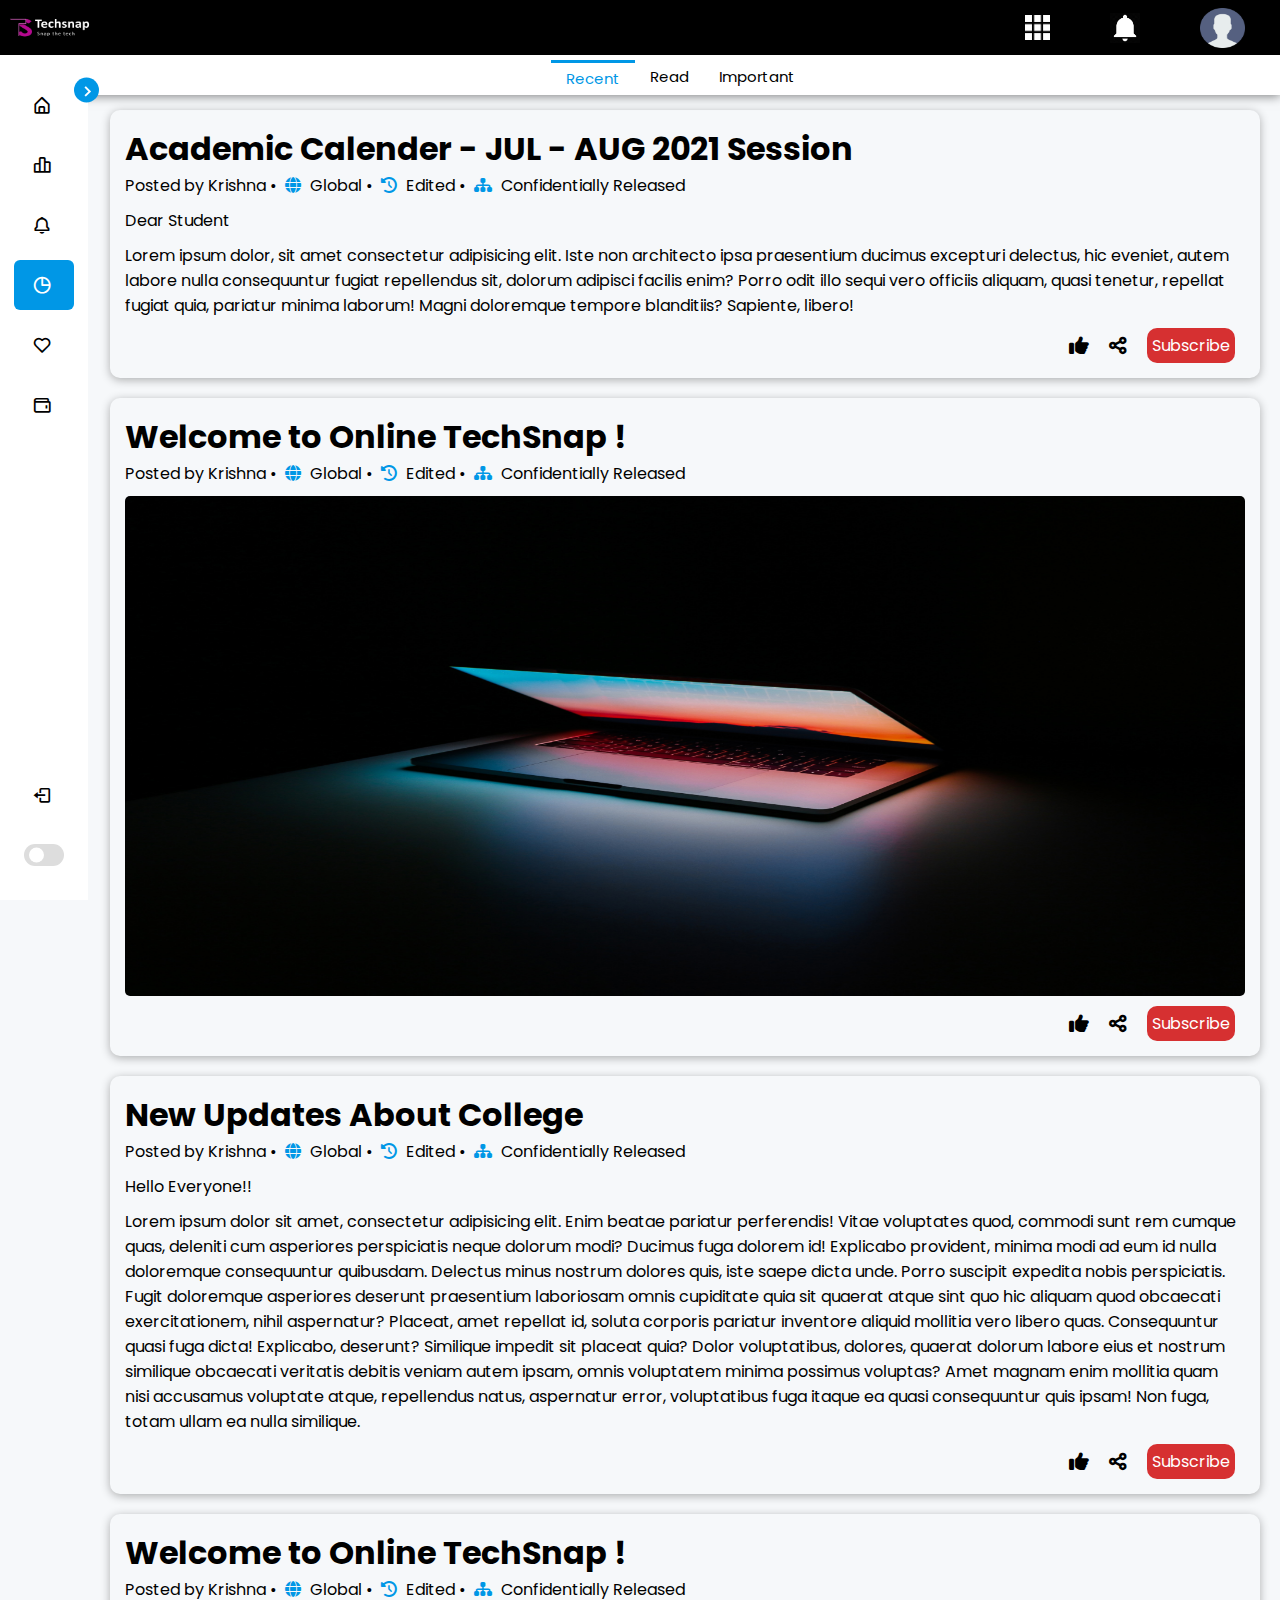
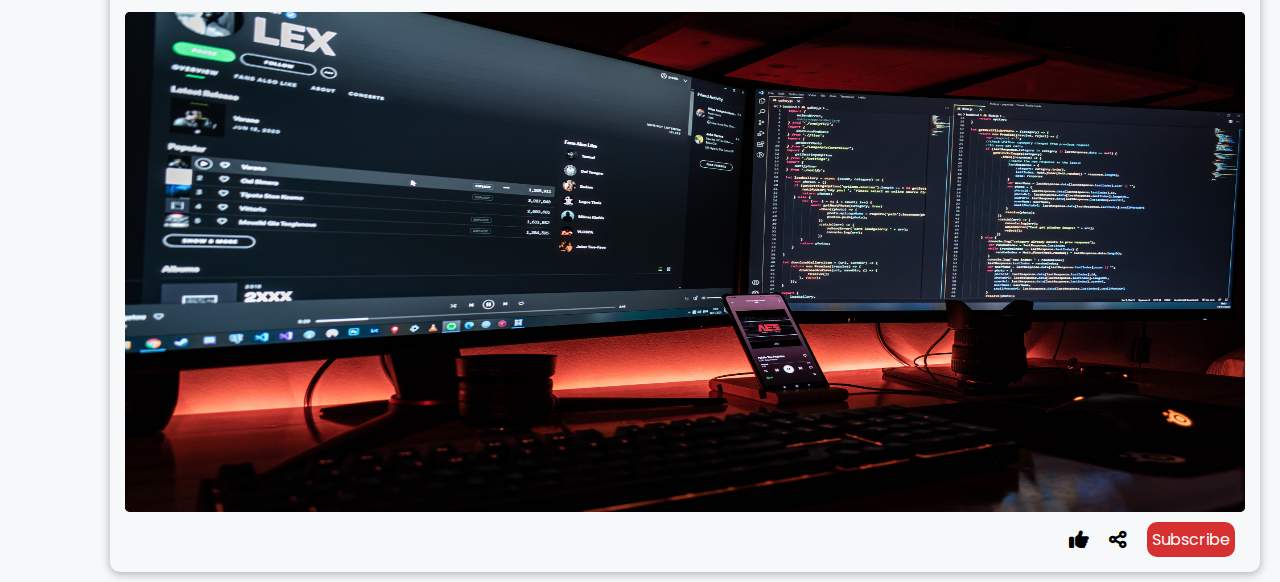
<file: notifications_page.html>
<!DOCTYPE html>
<html lang="en">

<head>
    <meta charset="UTF-8">
    <meta http-equiv="X-UA-Compatible" content="IE=edge">
    <meta name="viewport" content="width=device-width, initial-scale=1.0">
    <title>Notifications Page</title>
    <link rel="stylesheet" href="css/all.css">
    <link rel="stylesheet" href="css/notifications_page_style.css">
    <!----===== Boxicons CSS ===== -->
    <link href='https://unpkg.com/boxicons@2.1.1/css/boxicons.min.css' rel='stylesheet'>
</head>

<body>
    <header class="header">
        <div class="first-header">
            <div class="left-header">
                <div class="menu-toggle" id="mobile-menu">
                    <span class="bar"></span>
                    <span class="bar"></span>
                    <span class="bar"></span>
                </div>

                <img id="logo" src="images/logo.png">
            </div>

            <div class="right-header">
                <div class="all-apps-container">
                    <div class="right-header-icons">
                        <img class="all-apps-icon icon" src="images/Apps.png">
                    </div>
                </div>

                <div class="notification-container">
                    <div class="right-header-icons">
                        <img class="notify-icon icon" src="images/notification.png">
                    </div>
                    <div class="dropdown">
                        <div class="notify_item">
                            <div class="notify_img">
                                <img src="images/User.png" alt="profile_pic" style="width: 50px">
                            </div>
                            <div class="notify_info">
                                <p>You have submitted your assignment submission for<span>Assignment-1</span></p>
                                <button class="notify-btn">Explore All</button>
                            </div>
                            <div class="notify_time">
                                <p>2h</p>
                                <h1>...</h1>
                            </div>
                        </div>
                        <div class="notify_item">
                            <div class="notify_img">
                                <img src="images/User.png" alt="profile_pic" style="width: 50px">
                            </div>
                            <div class="notify_info">
                                <p>You have submitted your assignment submission for<span>Assignment-1</span></p>
                                <button class="notify-btn">Explore All</button>
                            </div>
                            <div class="notify_time">
                                <p>2h</p>
                                <h1>...</h1>
                            </div>
                        </div>
                        <div class="notify_See_All">
                            <button class="see-All">See All Notifications</button>
                        </div>
                    </div>
                </div>

                <div class="profile-container">
                    <div class="right-header-icons">
                        <img class="profile-icon icon" src="images/User.png">
                    </div>
                    <div class="dropdown-content">
                        <a href="#"><span><i class="fa-solid fa-gauge"></i>Dashboard</span></a>
                        <a href="#"><span><i class="fa-solid fa-table"></i>Grades</span></a>
                        <a href="#"><span><i class="fa-solid fa-comment"></i>Messages</span></a>
                        <a href="#"><span><i class="fa-solid fa-wrench"></i>Preferences</span></a>
                        <a href="#"><span><i class="fa-solid fa-arrow-right-from-bracket"></i>Logout</span></a>
                    </div>
                </div>
            </div>
        </div>

        <div class="second-header special-header">
            <nav class="nav-bar">
                <ul class="navigation">
                    <li class="tab-item"><a href="#item1" class="active" onclick="return false">Recent</a></li>
                    <li class="tab-item"><a href="#item2" onclick="return false">Read</a></li>
                    <li class="tab-item"><a href="#item3" onclick="return false">Important</a></li>
                </ul>
            </nav>
        </div>
    </header>

    <div class="content-container">
        <nav class="sidebar close">
            <header>
                <i class='bx bx-chevron-right toggle'></i>
            </header>

            <div class="menu-bar">
                <div class="menu">
                    <ul class="menu-links">
                        <li class="nav-link">
                            <a href="index.html">
                                <i class='bx bx-home-alt icon'></i>
                                <span class="text nav-text">Dashboard</span>
                            </a>
                        </li>

                        <li class="nav-link">
                            <a href="all_courses_page.html">
                                <i class='bx bx-bar-chart-alt-2 icon'></i>
                                <span class="text nav-text">All courses</span>
                            </a>


                        </li>

                        <li class="nav-link">
                            <a href="calender_page.html">
                                <i class='bx bx-bell icon'></i>
                                <span class="text nav-text">Calender</span>
                            </a>
                        </li>

                        <li class="nav-link">
                            <a class="active" href="#">
                                <i class='bx bx-pie-chart-alt icon'></i>
                                <span class="text nav-text">Notifications</span>
                            </a>
                        </li>

                        <li class="nav-link">
                            <a href="yourFiles_page.html">
                                <i class='bx bx-heart icon'></i>
                                <span class="text nav-text">Your Files</span>
                            </a>
                        </li>

                        <li class="nav-link">
                            <a href="events_page.html">
                                <i class='bx bx-wallet icon'></i>
                                <span class="text nav-text">Events</span>
                            </a>
                        </li>

                    </ul>
                </div>

                <div class="bottom-content">
                    <li class="">
                        <a href="#">
                            <i class='bx bx-log-out icon'></i>
                            <span class="text nav-text">Logout</span>
                        </a>
                    </li>

                    <li class="mode">
                        <div class="sun-moon">
                            <i class='bx bx-moon icon moon'></i>
                            <i class='bx bx-sun icon sun'></i>
                        </div>
                        <span class="mode-text text">Dark mode</span>

                        <div class="toggle-switch">
                            <span class="switch"></span>
                        </div>
                    </li>

                </div>
            </div>
        </nav>

        <section class="home">
            <div class="wrapper_tab-content">
                <section id="item1" class="tab-content content-visible">
                    <div class="notifications-container">
                        <div class="banner banner-msg-type">
                            <div class="row-1">
                                <h1>Academic Calender - JUL - AUG 2021 Session</h1>
        
                                <p>Posted by Krishna
                                    &#x2022;
                                    <span><i class="fa-solid fa-globe"></i></span>
                                    Global
                                    &#x2022;
                                    <span><i class="fa-solid fa-clock-rotate-left"></i></span>
                                    Edited
                                    &#x2022;
                                    <span><i class="fa-solid fa-sitemap"></i></span>
                                    Confidentially Released
                                </p>
                            </div>
        
                            <div class="row-2">
                                <p>Dear Student</p>
                                <p>Lorem ipsum dolor, sit amet consectetur adipisicing elit. Iste non architecto ipsa praesentium ducimus excepturi delectus, hic eveniet, autem labore nulla consequuntur fugiat repellendus sit, dolorum adipisci facilis enim? Porro odit illo sequi vero officiis aliquam, quasi tenetur, repellat fugiat quia, pariatur minima laborum! Magni doloremque tempore blanditiis? Sapiente, libero!</p>
                            </div>
        
                            <div class="row-3">
                                <i class="fa-solid fa-thumbs-up"></i>
                                <i class="fa-solid fa-share-nodes"></i>
                                <button class="btn-subscribe">Subscribe</button>
                            </div>
                        </div>
                        
                        <div class="banner banner-img-type">
                            <div class="row-1">
                                <h1>Welcome to Online TechSnap !</h1>
        
                                <p>Posted by Krishna
                                    &#x2022;
                                    <span><i class="fa-solid fa-globe"></i></span>
                                    Global
                                    &#x2022;
                                    <span><i class="fa-solid fa-clock-rotate-left"></i></span>
                                    Edited
                                    &#x2022;
                                    <span><i class="fa-solid fa-sitemap"></i></span>
                                    Confidentially Released
                                </p>
                            </div>
        
                            <div class="row-2">
                                <img src="images/tech-img-1.jpg">
                            </div>
        
                            <div class="row-3">
                                <i class="fa-solid fa-thumbs-up"></i>
                                <i class="fa-solid fa-share-nodes"></i>
                                <button class="btn-subscribe">Subscribe</button>
                            </div>
                        </div>
        
                        <div class="banner banner-msg-type">
                            <div class="row-1">
                                <h1>New Updates About College</h1>
        
                                <p>Posted by Krishna
                                    &#x2022;
                                    <span><i class="fa-solid fa-globe"></i></span>
                                    Global
                                    &#x2022;
                                    <span><i class="fa-solid fa-clock-rotate-left"></i></span>
                                    Edited
                                    &#x2022;
                                    <span><i class="fa-solid fa-sitemap"></i></span>
                                    Confidentially Released
                                </p>
                            </div>
        
                            <div class="row-2">
                                <p>Hello Everyone!!</p>
                                <p>Lorem ipsum dolor sit amet, consectetur adipisicing elit. Enim beatae pariatur perferendis! Vitae voluptates quod, commodi sunt rem cumque quas, deleniti cum asperiores perspiciatis neque dolorum modi? Ducimus fuga dolorem id! Explicabo provident, minima modi ad eum id nulla doloremque consequuntur quibusdam. Delectus minus nostrum dolores quis, iste saepe dicta unde. Porro suscipit expedita nobis perspiciatis. Fugit doloremque asperiores deserunt praesentium laboriosam omnis cupiditate quia sit quaerat atque sint quo hic aliquam quod obcaecati exercitationem, nihil aspernatur? Placeat, amet repellat id, soluta corporis pariatur inventore aliquid mollitia vero libero quas. Consequuntur quasi fuga dicta! Explicabo, deserunt? Similique impedit sit placeat quia? Dolor voluptatibus, dolores, quaerat dolorum labore eius et nostrum similique obcaecati veritatis debitis veniam autem ipsam, omnis voluptatem minima possimus voluptas? Amet magnam enim mollitia quam nisi accusamus voluptate atque, repellendus natus, aspernatur error, voluptatibus fuga itaque ea quasi consequuntur quis ipsam! Non fuga, totam ullam ea nulla similique.</p>
                            </div>
        
                            <div class="row-3">
                                <i class="fa-solid fa-thumbs-up"></i>
                                <i class="fa-solid fa-share-nodes"></i>
                                <button class="btn-subscribe">Subscribe</button>
                            </div>
                        </div>
        
                        <div class="banner banner-img-type">
                            <div class="row-1">
                                <h1>Welcome to Online TechSnap !</h1>
        
                                <p>Posted by Krishna
                                    &#x2022;
                                    <span><i class="fa-solid fa-globe"></i></span>
                                    Global
                                    &#x2022;
                                    <span><i class="fa-solid fa-clock-rotate-left"></i></span>
                                    Edited
                                    &#x2022;
                                    <span><i class="fa-solid fa-sitemap"></i></span>
                                    Confidentially Released
                                </p>
                            </div>
        
                            <div class="row-2">
                                <img src="images/tech-img-2.jpg">
                            </div>
        
                            <div class="row-3">
                                <i class="fa-solid fa-thumbs-up"></i>
                                <i class="fa-solid fa-share-nodes"></i>
                                <button class="btn-subscribe">Subscribe</button>
                            </div>
                        </div>
                    </div>
                </section>

                <section id="item2" class="tab-content">
                    <div class="notifications-container">
                        <div class="banner banner-img-type">
                            <div class="row-1">
                                <h1>Welcome to Online TechSnap !</h1>
        
                                <p>Posted by Krishna
                                    &#x2022;
                                    <span><i class="fa-solid fa-globe"></i></span>
                                    Global
                                    &#x2022;
                                    <span><i class="fa-solid fa-clock-rotate-left"></i></span>
                                    Edited
                                    &#x2022;
                                    <span><i class="fa-solid fa-sitemap"></i></span>
                                    Confidentially Released
                                </p>
                            </div>
        
                            <div class="row-2">
                                <img src="images/tech-img-1.jpg">
                            </div>
        
                            <div class="row-3">
                                <i class="fa-solid fa-thumbs-up"></i>
                                <i class="fa-solid fa-share-nodes"></i>
                                <button class="btn-subscribe">Subscribe</button>
                            </div>
                        </div>

                        <div class="banner banner-msg-type">
                            <div class="row-1">
                                <h1>Academic Calender - JUL - AUG 2021 Session</h1>
        
                                <p>Posted by Krishna
                                    &#x2022;
                                    <span><i class="fa-solid fa-globe"></i></span>
                                    Global
                                    &#x2022;
                                    <span><i class="fa-solid fa-clock-rotate-left"></i></span>
                                    Edited
                                    &#x2022;
                                    <span><i class="fa-solid fa-sitemap"></i></span>
                                    Confidentially Released
                                </p>
                            </div>
        
                            <div class="row-2">
                                <p>Dear Student</p>
                                <p>Lorem ipsum dolor, sit amet consectetur adipisicing elit. Iste non architecto ipsa praesentium ducimus excepturi delectus, hic eveniet, autem labore nulla consequuntur fugiat repellendus sit, dolorum adipisci facilis enim? Porro odit illo sequi vero officiis aliquam, quasi tenetur, repellat fugiat quia, pariatur minima laborum! Magni doloremque tempore blanditiis? Sapiente, libero!</p>
                            </div>
        
                            <div class="row-3">
                                <i class="fa-solid fa-thumbs-up"></i>
                                <i class="fa-solid fa-share-nodes"></i>
                                <button class="btn-subscribe">Subscribe</button>
                            </div>
                        </div>
        
                        <div class="banner banner-msg-type">
                            <div class="row-1">
                                <h1>New Updates About College</h1>
        
                                <p>Posted by Krishna
                                    &#x2022;
                                    <span><i class="fa-solid fa-globe"></i></span>
                                    Global
                                    &#x2022;
                                    <span><i class="fa-solid fa-clock-rotate-left"></i></span>
                                    Edited
                                    &#x2022;
                                    <span><i class="fa-solid fa-sitemap"></i></span>
                                    Confidentially Released
                                </p>
                            </div>
        
                            <div class="row-2">
                                <p>Hello Everyone!!</p>
                                <p>Lorem ipsum dolor sit amet, consectetur adipisicing elit. Enim beatae pariatur perferendis! Vitae voluptates quod, commodi sunt rem cumque quas, deleniti cum asperiores perspiciatis neque dolorum modi? Ducimus fuga dolorem id! Explicabo provident, minima modi ad eum id nulla doloremque consequuntur quibusdam. Delectus minus nostrum dolores quis, iste saepe dicta unde. Porro suscipit expedita nobis perspiciatis. Fugit doloremque asperiores deserunt praesentium laboriosam omnis cupiditate quia sit quaerat atque sint quo hic aliquam quod obcaecati exercitationem, nihil aspernatur? Placeat, amet repellat id, soluta corporis pariatur inventore aliquid mollitia vero libero quas. Consequuntur quasi fuga dicta! Explicabo, deserunt? Similique impedit sit placeat quia? Dolor voluptatibus, dolores, quaerat dolorum labore eius et nostrum similique obcaecati veritatis debitis veniam autem ipsam, omnis voluptatem minima possimus voluptas? Amet magnam enim mollitia quam nisi accusamus voluptate atque, repellendus natus, aspernatur error, voluptatibus fuga itaque ea quasi consequuntur quis ipsam! Non fuga, totam ullam ea nulla similique.</p>
                            </div>
        
                            <div class="row-3">
                                <i class="fa-solid fa-thumbs-up"></i>
                                <i class="fa-solid fa-share-nodes"></i>
                                <button class="btn-subscribe">Subscribe</button>
                            </div>
                        </div>
        
                        <div class="banner banner-img-type">
                            <div class="row-1">
                                <h1>Welcome to Online TechSnap !</h1>
        
                                <p>Posted by Krishna
                                    &#x2022;
                                    <span><i class="fa-solid fa-globe"></i></span>
                                    Global
                                    &#x2022;
                                    <span><i class="fa-solid fa-clock-rotate-left"></i></span>
                                    Edited
                                    &#x2022;
                                    <span><i class="fa-solid fa-sitemap"></i></span>
                                    Confidentially Released
                                </p>
                            </div>
        
                            <div class="row-2">
                                <img src="images/tech-img-2.jpg">
                            </div>
        
                            <div class="row-3">
                                <i class="fa-solid fa-thumbs-up"></i>
                                <i class="fa-solid fa-share-nodes"></i>
                                <button class="btn-subscribe">Subscribe</button>
                            </div>
                        </div>
                    </div>
                </section>

                <section id="item3" class="tab-content">
                    <div class="notifications-container">
                        <div class="banner banner-img-type">
                            <div class="row-1">
                                <h1>Welcome to Online TechSnap !</h1>
        
                                <p>Posted by Krishna
                                    &#x2022;
                                    <span><i class="fa-solid fa-globe"></i></span>
                                    Global
                                    &#x2022;
                                    <span><i class="fa-solid fa-clock-rotate-left"></i></span>
                                    Edited
                                    &#x2022;
                                    <span><i class="fa-solid fa-sitemap"></i></span>
                                    Confidentially Released
                                </p>
                            </div>
        
                            <div class="row-2">
                                <img src="images/tech-img-2.jpg">
                            </div>
        
                            <div class="row-3">
                                <i class="fa-solid fa-thumbs-up"></i>
                                <i class="fa-solid fa-share-nodes"></i>
                                <button class="btn-subscribe">Subscribe</button>
                            </div>
                        </div>
                        
                        <div class="banner banner-msg-type">
                            <div class="row-1">
                                <h1>Academic Calender - JUL - AUG 2021 Session</h1>
        
                                <p>Posted by Krishna
                                    &#x2022;
                                    <span><i class="fa-solid fa-globe"></i></span>
                                    Global
                                    &#x2022;
                                    <span><i class="fa-solid fa-clock-rotate-left"></i></span>
                                    Edited
                                    &#x2022;
                                    <span><i class="fa-solid fa-sitemap"></i></span>
                                    Confidentially Released
                                </p>
                            </div>
        
                            <div class="row-2">
                                <p>Dear Student</p>
                                <p>Lorem ipsum dolor, sit amet consectetur adipisicing elit. Iste non architecto ipsa praesentium ducimus excepturi delectus, hic eveniet, autem labore nulla consequuntur fugiat repellendus sit, dolorum adipisci facilis enim? Porro odit illo sequi vero officiis aliquam, quasi tenetur, repellat fugiat quia, pariatur minima laborum! Magni doloremque tempore blanditiis? Sapiente, libero!</p>
                            </div>
        
                            <div class="row-3">
                                <i class="fa-solid fa-thumbs-up"></i>
                                <i class="fa-solid fa-share-nodes"></i>
                                <button class="btn-subscribe">Subscribe</button>
                            </div>
                        </div>
                        
                        <div class="banner banner-img-type">
                            <div class="row-1">
                                <h1>Welcome to Online TechSnap !</h1>
        
                                <p>Posted by Krishna
                                    &#x2022;
                                    <span><i class="fa-solid fa-globe"></i></span>
                                    Global
                                    &#x2022;
                                    <span><i class="fa-solid fa-clock-rotate-left"></i></span>
                                    Edited
                                    &#x2022;
                                    <span><i class="fa-solid fa-sitemap"></i></span>
                                    Confidentially Released
                                </p>
                            </div>
        
                            <div class="row-2">
                                <img src="images/tech-img-1.jpg">
                            </div>
        
                            <div class="row-3">
                                <i class="fa-solid fa-thumbs-up"></i>
                                <i class="fa-solid fa-share-nodes"></i>
                                <button class="btn-subscribe">Subscribe</button>
                            </div>
                        </div>
        
                        <div class="banner banner-msg-type">
                            <div class="row-1">
                                <h1>New Updates About College</h1>
        
                                <p>Posted by Krishna
                                    &#x2022;
                                    <span><i class="fa-solid fa-globe"></i></span>
                                    Global
                                    &#x2022;
                                    <span><i class="fa-solid fa-clock-rotate-left"></i></span>
                                    Edited
                                    &#x2022;
                                    <span><i class="fa-solid fa-sitemap"></i></span>
                                    Confidentially Released
                                </p>
                            </div>
        
                            <div class="row-2">
                                <p>Hello Everyone!!</p>
                                <p>Lorem ipsum dolor sit amet, consectetur adipisicing elit. Enim beatae pariatur perferendis! Vitae voluptates quod, commodi sunt rem cumque quas, deleniti cum asperiores perspiciatis neque dolorum modi? Ducimus fuga dolorem id! Explicabo provident, minima modi ad eum id nulla doloremque consequuntur quibusdam. Delectus minus nostrum dolores quis, iste saepe dicta unde. Porro suscipit expedita nobis perspiciatis. Fugit doloremque asperiores deserunt praesentium laboriosam omnis cupiditate quia sit quaerat atque sint quo hic aliquam quod obcaecati exercitationem, nihil aspernatur? Placeat, amet repellat id, soluta corporis pariatur inventore aliquid mollitia vero libero quas. Consequuntur quasi fuga dicta! Explicabo, deserunt? Similique impedit sit placeat quia? Dolor voluptatibus, dolores, quaerat dolorum labore eius et nostrum similique obcaecati veritatis debitis veniam autem ipsam, omnis voluptatem minima possimus voluptas? Amet magnam enim mollitia quam nisi accusamus voluptate atque, repellendus natus, aspernatur error, voluptatibus fuga itaque ea quasi consequuntur quis ipsam! Non fuga, totam ullam ea nulla similique.</p>
                            </div>
        
                            <div class="row-3">
                                <i class="fa-solid fa-thumbs-up"></i>
                                <i class="fa-solid fa-share-nodes"></i>
                                <button class="btn-subscribe">Subscribe</button>
                            </div>
                        </div>
                    </div>
                </section>
            </div>
        </section>

    </div>

    <script src="js/app.js"></script>
    <script src="js/all_courses.js"></script>
</body>

</html>
</file>
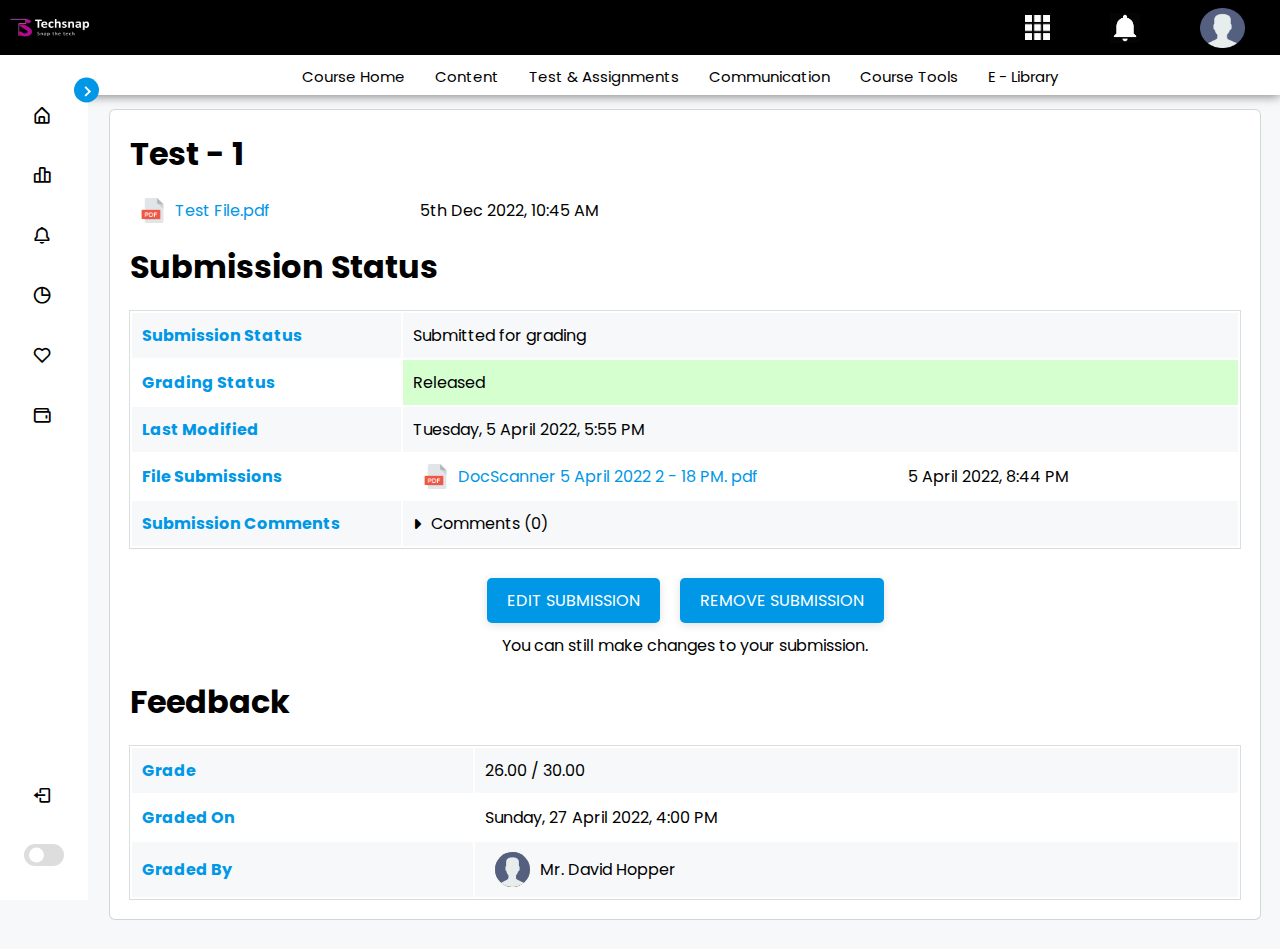
<file: ta_submission_page.html>
<!DOCTYPE html>
<html lang="en">

<head>
    <meta charset="UTF-8">
    <meta http-equiv="X-UA-Compatible" content="IE=edge">
    <meta name="viewport" content="width=device-width, initial-scale=1.0">
    <title>Test & Assignments Submission Page</title>
    <link rel="stylesheet" href="css/all.css">
    <link rel="stylesheet" href="css/ta_submission_style.css">
    <!----===== Boxicons CSS ===== -->
    <link href='https://unpkg.com/boxicons@2.1.1/css/boxicons.min.css' rel='stylesheet'>
</head>

<body>
    <header class="header">
        <div class="first-header">
            <div class="left-header">
                <div class="menu-toggle" id="mobile-menu">
                    <span class="bar"></span>
                    <span class="bar"></span>
                    <span class="bar"></span>
                </div>

                <img id="logo" src="images/logo.png">
            </div>

            <div class="right-header">
                <div class="all-apps-container">
                    <div class="right-header-icons">
                        <img class="all-apps-icon icon" src="images/Apps.png">
                    </div>
                </div>
    
                <div class="notification-container">
                    <div class="right-header-icons">
                        <img class="notify-icon icon" src="images/notification.png">
                    </div>
                    <div class="dropdown">
                        <div class="notify_item">
                            <div class="notify_img">
                                <img src="images/User.png" alt="profile_pic" style="width: 50px">
                            </div>
                            <div class="notify_info">
                                <p>You have submitted your assignment submission for<span>Assignment-1</span></p>
                                <button class="notify-btn">Explore All</button>
                            </div>
                            <div class="notify_time">
                                <p>2h</p>
                                <h1>...</h1>
                            </div>
                        </div>
                        <div class="notify_item">
                            <div class="notify_img">
                                <img src="images/User.png" alt="profile_pic" style="width: 50px">
                            </div>
                            <div class="notify_info">
                                <p>You have submitted your assignment submission for<span>Assignment-1</span></p>
                                <button class="notify-btn">Explore All</button>
                            </div>
                            <div class="notify_time">
                                <p>2h</p>
                                <h1>...</h1>
                            </div>
                        </div>
                        <div class="notify_See_All">
                            <button class="see-All">See All Notifications</button>
                        </div>
                    </div>
                </div>
    
                <div class="profile-container">
                    <div class="right-header-icons">
                        <img class="profile-icon icon" src="images/User.png">
                    </div>
                    <div class="dropdown-content">
                        <a href="#"><span><i class="fa-solid fa-gauge"></i>Dashboard</span></a>
                        <a href="#"><span><i class="fa-solid fa-table"></i>Grades</span></a>
                        <a href="#"><span><i class="fa-solid fa-comment"></i>Messages</span></a>
                        <a href="#"><span><i class="fa-solid fa-wrench"></i>Preferences</span></a>
                        <a href="#"><span><i class="fa-solid fa-arrow-right-from-bracket"></i>Logout</span></a>
                    </div>
                </div>
            </div>
        </div>

        <div class="second-header">
            <nav class="nav-bar">
                <ul class="navigation">
                    <li><a href="course_detail.html" class="first">Course Home</a></li>
                    <li><a href="course_learning_page.html">Content</a></li>
                    <li><a href="test_and_assignments_page.html">Test & Assignments</a></li>
                    <li><a href="communication_page.html">Communication</a></li>
                    <li><a href="course_tools_page.html">Course Tools</a></li>
                    <li><a href="#">E - Library</a></li>
                </ul>
            </nav>
        </div>
    </header>

    <div class="content-container">
        <nav class="sidebar close">
            <header>
                <i class='bx bx-chevron-right toggle'></i>
            </header>

            <div class="menu-bar">
                <div class="menu">



                    <ul class="menu-links">
                        <li class="nav-link">
                            <a href="index.html">
                                <i class='bx bx-home-alt icon' ></i>
                                <span class="text nav-text">Dashboard</span>
                            </a>
                        </li>

                        <li class="nav-link">
                            <a href="all_courses_page.html">
                                <i class='bx bx-bar-chart-alt-2 icon' ></i>
                                <span class="text nav-text">All courses</span>
                            </a>


                        </li>

                        <li class="nav-link">
                            <a href="calender_page.html">
                                <i class='bx bx-bell icon'></i>
                                <span class="text nav-text">Calender</span>
                            </a>
                        </li>

                        <li class="nav-link">
                            <a href="notifications_page.html">
                                <i class='bx bx-pie-chart-alt icon' ></i>
                                <span class="text nav-text">Notifications</span>
                            </a>
                        </li>

                        <li class="nav-link">
                            <a href="yourFiles_page.html">
                                <i class='bx bx-heart icon' ></i>
                                <span class="text nav-text">Your Files</span>
                            </a>
                        </li>

                        <li class="nav-link">
                            <a href="events_page.html">
                                <i class='bx bx-wallet icon' ></i>
                                <span class="text nav-text">Events</span>
                            </a>
                        </li>

                    </ul>
                </div>

                <div class="bottom-content">
                    <li class="">
                        <a href="#">
                            <i class='bx bx-log-out icon' ></i>
                            <span class="text nav-text">Logout</span>
                        </a>
                    </li>

                    <li class="mode">
                        <div class="sun-moon">
                            <i class='bx bx-moon icon moon'></i>
                            <i class='bx bx-sun icon sun'></i>
                        </div>
                        <span class="mode-text text">Dark mode</span>

                        <div class="toggle-switch">
                            <span class="switch"></span>
                        </div>
                    </li>

                </div>
            </div>
        </nav>

        <section class="home">
           <div class="main-content">
                <div class="title-section">
                    <h1 class="ta-title">Test - 1</h1>
                    <div class="ta-details">
                        <img src="images/fileImgPDF.png" alt="file name" class="ta-file-type-img">
                        <a href="Test And Assigments Files/sample.pdf" download="sample File" class="file-download-link">Test File.pdf</a>
                        <p class="date-time">5th Dec 2022, 10:45 AM</p>
                    </div>
                    <h1 class="ta-submission-status">Submission Status</h1>
                </div>
                
                <div class="submission-section">
                    <table class="submission-details-table">
                        <tr>
                            <td class="c1">Submission Status</td>
                            <td class="c2 ta-sub-status-val">Submitted for grading</td>
                        </tr>
                        <tr>
                            <td class="c1">Grading Status</td>
                            <td class="c2 ta-grad-status-val" style="background: #d5ffcf;">Released</td>
                        </tr>
                        <tr>
                            <td class="c1">Last Modified</td>
                            <td class="c2 ta-last-modified-val">Tuesday, 5 April 2022, 5:55 PM</td>
                        </tr>
                        <tr>
                            <td class="c1">File Submissions</td>
                            <td class="c2 ta-file-sub-val">
                                <div class="file-info">
                                    <img src="images/fileImgPDF.png" alt="file type" class="ta-file-type-img">
                                    <a href="Test And Assigments Files/sample.pdf" download="sample File" class="file-download-link">DocScanner 5 April 2022 2 - 18 PM. pdf</a>
                                    <p>5 April 2022, 8:44 PM</p>
                                </div>
                            </td>
                        </tr>
                        <tr>
                            <td class="c1">Submission Comments</td>
                            <td class="c2 ta-sub-comments">
                                <div class="comments-section">
                                    <i class="fa-sharp fa-solid fa-caret-right"></i>
                                    <p>Comments (<span>0</span>)</p>
                                </div>
                            </td>
                        </tr>
                    </table>

                    <div class="edit-remove-sub-buttons">
                        <div class="sub-buttons">
                            <button class="edit btn">EDIT SUBMISSION</button>
                            <button class="remove btn">REMOVE SUBMISSION</button>
                        </div>
                        <p>You can still make changes to your submission.</p>
                    </div>
                </div>

                <div class="feedback-section">
                    <h1>Feedback</h1>
                    <table class="grade-details-table">
                        <tr>
                            <td class="c1">Grade</td>
                            <td class="c2 ta-grade-val">26.00 / 30.00</td>
                        </tr>
                        <tr>
                            <td class="c1">Graded On</td>
                            <td class="c2 ta-graded-time-val">Sunday, 27 April 2022, 4:00 PM</td>
                        </tr>
                        <tr>
                            <td class="c1">Graded By</td>
                            <td class="c2 ta-graded-By-val">
                                <img src="images/User.png" alt="Professor name">
                                <p>Mr. David Hopper</p>
                            </td>
                        </tr>
                    </table>
                </div>
           </div>
        </section>
    </div>

    <script src="js/app.js"></script>
</body>

</html>
</file>
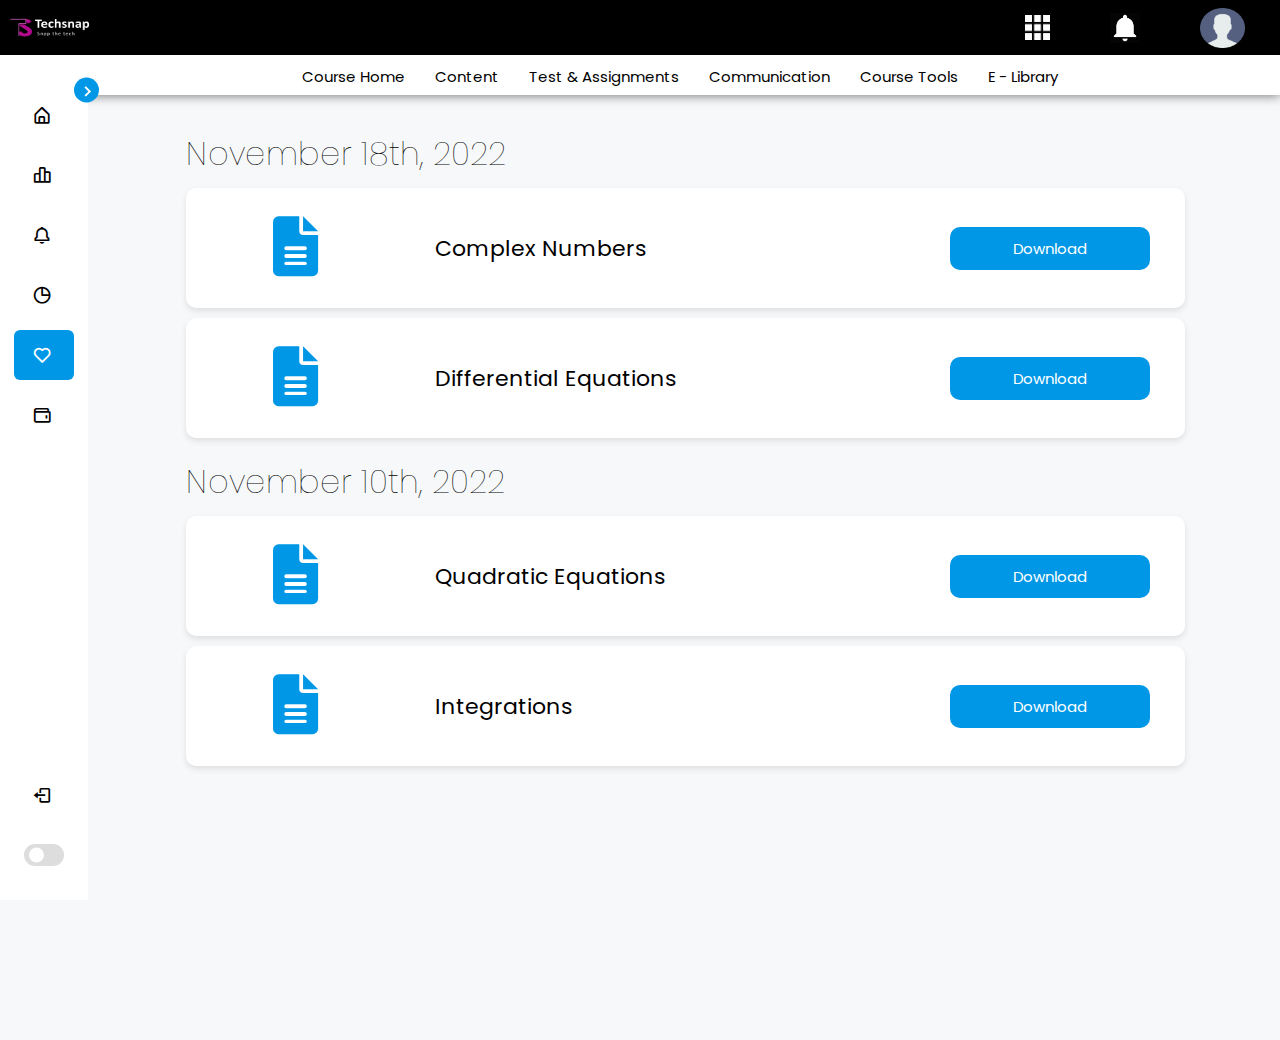
<file: yourFiles_page.html>
<!DOCTYPE html>
<html lang="en">

<head>
    <meta charset="UTF-8">
    <meta http-equiv="X-UA-Compatible" content="IE=edge">
    <meta name="viewport" content="width=device-width, initial-scale=1.0">
    <title>Your Files Page</title>
    <link rel="stylesheet" href="css/all.css">
    <link rel="stylesheet" href="css/yourFiles_style.css">
    <!----===== Boxicons CSS ===== -->
    <link href='https://unpkg.com/boxicons@2.1.1/css/boxicons.min.css' rel='stylesheet'>
</head>

<body>
    <header class="header">
        <div class="first-header">
            <div class="left-header">
                <div class="menu-toggle" id="mobile-menu">
                    <span class="bar"></span>
                    <span class="bar"></span>
                    <span class="bar"></span>
                </div>

                <img id="logo" src="images/logo.png">
            </div>

            <div class="right-header">
                <div class="all-apps-container">
                    <div class="right-header-icons">
                        <img class="all-apps-icon icon" src="images/Apps.png">
                    </div>
                </div>

                <div class="notification-container">
                    <div class="right-header-icons">
                        <img class="notify-icon icon" src="images/notification.png">
                    </div>
                    <div class="dropdown">
                        <div class="notify_item">
                            <div class="notify_img">
                                <img src="images/User.png" alt="profile_pic" style="width: 50px">
                            </div>
                            <div class="notify_info">
                                <p>You have submitted your assignment submission for<span>Assignment-1</span></p>
                                <button class="notify-btn">Explore All</button>
                            </div>
                            <div class="notify_time">
                                <p>2h</p>
                                <h1>...</h1>
                            </div>
                        </div>
                        <div class="notify_item">
                            <div class="notify_img">
                                <img src="images/User.png" alt="profile_pic" style="width: 50px">
                            </div>
                            <div class="notify_info">
                                <p>You have submitted your assignment submission for<span>Assignment-1</span></p>
                                <button class="notify-btn">Explore All</button>
                            </div>
                            <div class="notify_time">
                                <p>2h</p>
                                <h1>...</h1>
                            </div>
                        </div>
                        <div class="notify_See_All">
                            <button class="see-All">See All Notifications</button>
                        </div>
                    </div>
                </div>

                <div class="profile-container">
                    <div class="right-header-icons">
                        <img class="profile-icon icon" src="images/User.png">
                    </div>
                    <div class="dropdown-content">
                        <a href="#"><span><i class="fa-solid fa-gauge"></i>Dashboard</span></a>
                        <a href="#"><span><i class="fa-solid fa-table"></i>Grades</span></a>
                        <a href="#"><span><i class="fa-solid fa-comment"></i>Messages</span></a>
                        <a href="#"><span><i class="fa-solid fa-wrench"></i>Preferences</span></a>
                        <a href="#"><span><i class="fa-solid fa-arrow-right-from-bracket"></i>Logout</span></a>
                    </div>
                </div>
            </div>
        </div>

        <div class="second-header">
            <nav class="nav-bar">
                <ul class="navigation">
                    <li><a href="course_detail.html" class="first">Course Home</a></li>
                    <li><a href="course_learning_page.html">Content</a></li>
                    <li><a href="test_and_assignments_page.html">Test & Assignments</a></li>
                    <li><a href="communication_page.html">Communication</a></li>
                    <li><a href="course_tools_page.html">Course Tools</a></li>
                    <li><a href="#">E - Library</a></li>
                </ul>
            </nav>
        </div>
    </header>

    <div class="content-container">
        <nav class="sidebar close">
            <header>
                <i class='bx bx-chevron-right toggle'></i>
            </header>

            <div class="menu-bar">
                <div class="menu">
                    <ul class="menu-links">
                        <li class="nav-link">
                            <a href="index.html">
                                <i class='bx bx-home-alt icon'></i>
                                <span class="text nav-text">Dashboard</span>
                            </a>
                        </li>

                        <li class="nav-link">
                            <a href="all_courses_page.html">
                                <i class='bx bx-bar-chart-alt-2 icon'></i>
                                <span class="text nav-text">All courses</span>
                            </a>


                        </li>

                        <li class="nav-link">
                            <a href="#">
                                <i class='bx bx-bell icon'></i>
                                <span class="text nav-text">Calender</span>
                            </a>
                        </li>

                        <li class="nav-link">
                            <a href="notifications_page.html">
                                <i class='bx bx-pie-chart-alt icon'></i>
                                <span class="text nav-text">Notifications</span>
                            </a>
                        </li>

                        <li class="nav-link">
                            <a class="active" href="#">
                                <i class='bx bx-heart icon'></i>
                                <span class="text nav-text">Your Files</span>
                            </a>
                        </li>

                        <li class="nav-link">
                            <a href="#">
                                <i class='bx bx-wallet icon'></i>
                                <span class="text nav-text">Events</span>
                            </a>
                        </li>

                    </ul>
                </div>

                <div class="bottom-content">
                    <li class="">
                        <a href="#">
                            <i class='bx bx-log-out icon'></i>
                            <span class="text nav-text">Logout</span>
                        </a>
                    </li>

                    <li class="mode">
                        <div class="sun-moon">
                            <i class='bx bx-moon icon moon'></i>
                            <i class='bx bx-sun icon sun'></i>
                        </div>
                        <span class="mode-text text">Dark mode</span>

                        <div class="toggle-switch">
                            <span class="switch"></span>
                        </div>
                    </li>

                </div>
            </div>
        </nav>

        <section class="home">
            <div class="download-card-section">
                <div class="downloads-on-day-section">
                    <h1 class="download-date">November 18th, 2022</h1>

                    <div class="download-card">
                        <div class="file-icon">
                            <i class="fa-solid fa-file-lines"></i>
                        </div>

                        <h1>Complex Numbers</h1>

                        <button type="button" value="Download">Download</button>
                    </div>

                    <div class="download-card">
                        <div class="file-icon">
                            <i class="fa-solid fa-file-lines"></i>
                        </div>

                        <h1>Differential Equations</h1>

                        <button type="button" value="Download">Download</button>
                    </div>
                </div>

                <div class="downloads-on-day-section">
                    <h1 class="download-date">November 10th, 2022</h1>

                    <div class="download-card">
                        <div class="file-icon">
                            <i class="fa-solid fa-file-lines"></i>
                        </div>

                        <h1>Quadratic Equations</h1>

                        <button type="button" value="Download">Download</button>
                    </div>

                    <div class="download-card">
                        <div class="file-icon">
                            <i class="fa-solid fa-file-lines"></i>
                        </div>

                        <h1>Integrations</h1>

                        <button type="button" value="Download">Download</button>
                    </div>
                </div>
            </div>
        </section>
    </div>

    <script src="js/app.js"></script>
</body>

</html>
</file>
<file: css/calender_style.css>
/* Google Font Import - Poppins */
@import url('https://fonts.googleapis.com/css2?family=Poppins:wght@300;400;500;600;700&display=swap');

* {
    margin: 0;
    padding: 0;
    box-sizing: border-box;
    font-family: 'Poppins', sans-serif;
}

/* width */
::-webkit-scrollbar {
    width: 5px;
    height: 4px;
}

/* Track */
::-webkit-scrollbar-track {
    box-shadow: inset 0 0 5px grey;
    border-radius: 10px;
}

/* Handle */
::-webkit-scrollbar-thumb {
    background: var(--primary-color);
    border-radius: 10px;
}

:root {
    /* ===== Colors ===== */
    --body-color:rgb(246,248,250);
    --sidebar-color: #FFF;
    --primary-color: #0097e6;
    --primary-color-light: white;
    --toggle-color: #DDD;
    --text-color: #000000;
    --banner-heading:#eceaff;

    /* ====== Transition ====== */
    --tran-02: all 0.2s ease;
    --tran-03: all 0.3s ease;
    --tran-04: all 0.3s ease;
    --tran-05: all 0.3s ease;
}

body {
    background-color: var(--body-color);
    transition: var(--tran-05);
}

a {
    text-decoration: none;
    color: inherit;
}

.first-header {
    display: block;
    position: fixed;
    background: black;
    height: 55px;
    width: 100%;
    padding: 5px;
    /* box-shadow: 0px 1px 10px 0px rgba(0, 0, 0, 0.5); */
    display: flex;
    justify-content: space-between;
    z-index: 10;
}


.left-header {
    display: flex;
    flex-basis: 20%;
}

.menu-toggle .bar {
    width: 25px;
    height: 3px;
    margin: 5px auto;
    transition: all 0.3s ease-in-out;
    background: gray;
}

#logo {
    width: 35%;
}

.right-header {
    flex-basis: 10%;

    color: white;
    display: flex;
    justify-content: center;
    align-items: center;
}

.right-header .right-header-icons {
    display: block;
    margin: 0 30px;
    line-height: 0em;
    cursor: pointer;
}

.right-header .bx {
    font-size: 28px;
}

.leftside-bar {
    align-self: flex-start;
    border-radius: 10px;
    width: 10%;
    min-height: 100vh;
}

/* Second header */
.second-header {
    display: block;
    position: fixed;
    background: var(--sidebar-color);
    height: 40px;
    width: 100%;
    padding: 5px 20px 0px 100px;
    box-shadow: 0px 1px 10px 0px rgba(0, 0, 0, 0.5);
    z-index: 4;
    margin-top: 55px;
}

.second-header .nav-bar {
    display: block;
    height: 100%;
    width: 100%;
}

.second-header .nav-bar .navigation {
    width: 100%;
    margin: auto;
    position: relative;
    display: flex;
    justify-content: center;
    overflow: hidden;
}

.second-header .nav-bar .navigation li {
    display:inline;
    font-size: 15px;
    margin:0;
    padding:0;
    float:left;
    position: relative;
}

.second-header .nav-bar .navigation li a {
    padding: 5px 15px;
    color: var(--text-color);
    text-decoration:none;
    display:inline-block;
    white-space: nowrap;
    background: var(--sidebar-color);
}

.second-header .nav-bar .navigation li a:hover,
.second-header .nav-bar .navigation li a.active {
    color:var(--primary-color);
    padding-top: 4px;
    border-top: 3px solid var(--primary-color);
}

/* All apps */
.right-header .all-apps-container .all-apps-icon {
    width: 25px;
    height: 25px;
}

/* Profile Drop-down */

.right-header .profile-container {
    position: relative;
    display: inline-block;
}

.right-header .profile-container .profile-icon {
    width: 45px;
    height: 40px;
}

.right-header .profile-container .dropdown-content {
    display: none;
    position: absolute;
    min-width: 170px;
    margin-top: 10px;
    left: -65px;
    transition: var(--tran-05);
    background-color: var(--sidebar-color);
    border-radius: 5px;
    box-shadow: rgba(60, 64, 67, 0.3) 0px 1px 2px 0px, rgba(60, 64, 67, 0.15) 0px 1px 3px 1px;
}

.right-header .profile-container .dropdown-content a {
    color: var(--text-color);
    padding: 10px;
    text-decoration: none;
    border-radius: 5px;
    display: block;
}

.right-header .profile-container .dropdown-content a span i {
    padding: 0;
    margin: 0 15px 0 10px;
}

.right-header .profile-container .dropdown-content a:hover {
    background-color: var(--primary-color);
    color: white;
}

.right-header .profile-container .dropdown-content.active {
    display: block;
}

/* Notifications */
.right-header .notification-container .notify-icon {
    width: 30px;
    height: 30px;
}

.right-header .notification-container .dropdown {
    width: 350px;
    height: auto;
    background: var(--sidebar-color);
    border-radius: 5px;
    box-shadow: rgba(60, 64, 67, 0.3) 0px 1px 2px 0px, rgba(60, 64, 67, 0.15) 0px 1px 3px 1px;
    padding: 5px;
    color: var(--text-color);
    right: 30px;
    transition: var(--tran-05);
    margin-top: 20px;
    position: absolute;
    display: none;
}

.right-header .notification-container .dropdown .notify_item {
    display: flex;
    align-items: center;
    padding: 5px;
    border-bottom: 1px solid #dbdaff;
}

.right-header .notification-container .dropdown .notify_item:last-child {
    border-bottom: 0px;
}

.right-header .notification-container .dropdown .notify_item .notify_img img {
    background-color: #18191a;
    border-radius: 50%;
    margin-right: 15px;
}

.right-header .notification-container .dropdown .notify_item .notify_info p span {
    color: blue;
    margin-left: 5px;
}

.right-header .notification-container .dropdown .notify_item .notify_info {
    font-size: 0.7em;
}

.right-header .notification-container .dropdown .notify_item .notify_time {
    color: var(--primary-color);
    font-size: 12px;
    padding-left: 5px;
    text-align: center;
}

.right-header .notification-container .dropdown .notify_item .notify-btn {
    border: 1px solid var(--primary-color);
    padding: 3px 25px;
    border-radius: 10px;
    font-weight: bold;
    background-color: var(--sidebar-color);
    color: var(--primary-color);
    font-size: inherit;
    margin: 5px 0;
}

.right-header .notification-container .dropdown .notify_item .notify-btn:hover {
    background-color: var(--primary-color);
    color: white;
}

.right-header .notification-container .dropdown .notify_See_All {
    display: flex;
    justify-content: center;
}

.right-header .notification-container .dropdown .notify_See_All .see-All {
    width: 100%;
    border: none;
    cursor: pointer;
    font-size: 15px;
    padding: 5px;
    color: var(--primary-color);
}

.right-header .notification-container .dropdown:before {
    content: "";
    position: absolute;
    top: -30px;
    left: 64%;
    transform: translateX(-50%);
    border: 15px solid;
    border-color: transparent transparent var(--primary-color) transparent;
}

.right-header .notification-container .dropdown.active {
    display: block;
}

/* leftside bar */
.content-container {
    display: flex;
    max-width: 1350px;
    margin: auto;
    min-height: 100vh;
    background-color: var(--body-color);
    transition: var(--tran-05);
}

::selection {
    background-color: var(--primary-color);
    color: #fff;
}

.content-container.dark {
    --body-color: #18191a;
    --sidebar-color: #242526;
    /* --primary-color: #3a3b3c; */
    --primary-color-light: #3a3b3c;
    --toggle-color: #fff;
    --text-color: #ccc;
}

body.dark {
    --body-color: #18191a;
    --sidebar-color: #242526;
    --text-color: #ccc;
}

/* ===== Sidebar ===== */
.sidebar {
    position: fixed;
    top: 0;
    left: 0;
    height: 100%;
    width: 235px;
    padding: 70px 14px 10px 14px;
    background: var(--sidebar-color);
    transition: var(--tran-05);
    z-index: 5;
}

.sidebar.close {
    width: 88px;
}

/* ===== Reusable code - Here ===== */
.sidebar li {
    height: 50px;
    list-style: none;
    display: flex;
    align-items: center;
    margin-top: 10px;
}

.sidebar header .image,
.sidebar .icon {
    min-width: 60px;
    border-radius: 6px;
}

.sidebar .icon {
    min-width: 55px;
    border-radius: 6px;
    height: 100%;
    display: flex;
    align-items: center;
    justify-content: center;
    font-size: 20px;
}

.sidebar .text,
.sidebar .icon {
    color: var(--text-color);
    transition: var(--tran-03);
}

.sidebar .text {
    font-size: 17px;
    font-weight: 500;
    white-space: nowrap;
    opacity: 1;
}

.sidebar.close .text {
    opacity: 0;
}

/* =========================== */

.sidebar header {
    position: relative;
}

.sidebar header .image-text {
    display: flex;
    align-items: center;
}

.sidebar header .logo-text {
    display: flex;
    flex-direction: column;
}

header .image-text .name {
    margin-top: 2px;
    font-size: 18px;
    font-weight: 600;
}

header .image-text .profession {
    font-size: 16px;
    margin-top: -2px;
    display: block;
}

.sidebar header .image {
    display: flex;
    align-items: center;
    justify-content: center;
}

.sidebar header .image img {
    width: 40px;
    border-radius: 6px;
}

.sidebar.clicked header .toggle {
    position: absolute;
    top: 50%;
    right: -25px;
    transform: translateY(30%) rotate(180deg);
    height: 25px;
    width: 25px;
    background-color: var(--primary-color);
    color: var(--sidebar-color);
    border-radius: 50%;
    display: flex;
    align-items: center;
    justify-content: center;
    font-size: 22px;
    cursor: pointer;
    transition: var(--tran-05);
}

.sidebar header .toggle {
    position: absolute;
    top: 50%;
    right: -25px;
    height: 25px;
    width: 25px;
    background-color: var(--primary-color);
    color: var(--sidebar-color);
    border-radius: 50%;
    display: flex;
    align-items: center;
    justify-content: center;
    font-size: 22px;
    cursor: pointer;
    transition: var(--tran-05);
}

.content-container.dark .sidebar header .toggle {
    color: var(--text-color);
}

.sidebar.close .toggle {
    transform: translateY(30%) rotate(0deg);
}

.sidebar .menu {
    margin-top: 10px;
}

.sidebar li.search-box {
    border-radius: 6px;
    background-color: var(--primary-color-light);
    cursor: pointer;
    transition: var(--tran-05);
}

.sidebar li.search-box input {
    height: 100%;
    width: 100%;
    outline: none;
    border: none;
    background-color: var(--primary-color-light);
    color: var(--text-color);
    border-radius: 6px;
    font-size: 17px;
    font-weight: 500;
    transition: var(--tran-05);
}

.sidebar li a {
    list-style: none;
    height: 100%;
    background-color: transparent;
    display: flex;
    align-items: center;
    height: 100%;
    width: 100%;
    border-radius: 6px;
    text-decoration: none;
    transition: var(--tran-03);
}

.sidebar li a:hover,
.sidebar li a.active {
    background-color: var(--primary-color);
}

.sidebar li a:hover .icon,
.sidebar li a:hover .text,
.sidebar li a.active .text,
.sidebar li a.active .icon {
    color: var(--sidebar-color);
}

.content-container.dark .sidebar li a:hover .icon,
.content-container.dark .sidebar li a:hover .text {
    color: var(--text-color);
}

.sidebar .menu-bar {
    height: calc(100% - 10px);
    display: flex;
    flex-direction: column;
    justify-content: space-between;
    overflow-y: scroll;
}

.menu-bar::-webkit-scrollbar {
    display: none;
}

.sidebar .menu-bar .mode {
    border-radius: 6px;
    background-color: var(--primary-color-light);
    position: relative;
    transition: var(--tran-05);
}

.menu-bar .mode .sun-moon {
    height: 50px;
    width: 55px;
}

.mode .sun-moon i {
    position: absolute;
}

.mode .sun-moon i.sun {
    opacity: 0;
}

.content-container.dark .mode .sun-moon i.sun {
    opacity: 1;
}

.content-container.dark .mode .sun-moon i.moon {
    opacity: 0;
}

.menu-bar .bottom-content .toggle-switch {
    position: absolute;
    right: 0;
    height: 100%;
    min-width: 60px;
    display: flex;
    align-items: center;
    justify-content: center;
    border-radius: 6px;
    cursor: pointer;
}

.toggle-switch .switch {
    position: relative;
    height: 22px;
    width: 40px;
    border-radius: 25px;
    background-color: var(--toggle-color);
    transition: var(--tran-05);
}

.switch::before {
    content: '';
    position: absolute;
    height: 15px;
    width: 15px;
    border-radius: 50%;
    top: 50%;
    left: 5px;
    transform: translateY(-50%);
    background-color: var(--sidebar-color);
    transition: var(--tran-04);
}

.content-container.dark .switch::before {
    left: 20px;
}

.home {
    position: relative;
    top: 0;
    padding: 110px 20px 30px;
    left: 235px;
    width: calc(100% - 235px);
    background-color: var(--body-color);
    transition: var(--tran-05);
}

.sidebar.close~.home {
    left: 90px;
    width: calc(100% - 90px);
}

.content-container.dark .home .text {
    color: var(--text-color);
}


/* Home section */

.home {
    display: flex;
    flex-direction: column;
    align-items: center;
    background: var(--sidebar-color);
    color: var(--text-color);
}

.home .calender-section {
    display: flex;
    flex-direction: column;
    gap: 15px;
    width: 90%;
}

.home .calender-section .current-month-year {
    display: flex;
    flex-direction: row;
    justify-content: space-between;
    align-items: center;
    color: var(--primary-color);
}

.home .calender-section .current-month-year .current {
    font-size: x-large;
    font-weight: bold;
}

.home .calender-section .current-month-year .previous,
.home .calender-section .current-month-year .next {
    font-size: medium;
    cursor: pointer;
}

.home .calender-section .current-month-year .month {
    display: flex;
    flex-direction: row;
    align-items: center;
    gap: 15px;
}

/* table calender */

.home .calender-section .calender-table {
    display: flex;
    flex-direction: column;
    justify-content: center;
    padding: 10px;
    border-radius: 5px;
    box-shadow: rgba(60, 64, 67, 0.3) 0px 1px 2px 0px, rgba(60, 64, 67, 0.15) 0px 1px 3px 1px;
}

.home .calender-section .calender-table table.current-calender {
    border-collapse: collapse;
    background: var(--primary-color-light);
}

.home .calender-section .calender-table table.current-calender,
.home .calender-section .calender-table table.current-calender td,
.home .calender-section .calender-table table.current-calender th {
    border: 1px solid var(--text-color);
}

.home .calender-section .calender-table table.current-calender td {
    text-align: left;
    padding: 20px;
}

.home .calender-section .calender-table table.current-calender th {
    padding: 10px;
}

/* bottom btns */

.home .calender-section .export-manage-btns {
    display: flex;
    flex-direction: row;
    gap: 10px;
    justify-content: center;
    align-items: center;
}

.home .calender-section .export-manage-btns button {
    border: none;
    background: var(--primary-color);
    padding: 10px 20px;
    color: white;
    font-size: medium;
    cursor: pointer;
    border-radius: 5px;
    box-shadow: rgba(99, 99, 99, 0.2) 0px 2px 8px 0px;
}

.home .calender-section .export-manage-btns button:hover {
    transform: scale(1.05);
}

/* Mobile Responsive */

@media screen and (max-width: 1000px) {
    .second-header .nav-bar .navigation {
        overflow-x: scroll;
        justify-content: flex-start;
    }
}

@media screen and (max-width: 800px) {

    /* width */
    ::-webkit-scrollbar {
        width: 5px;
        height: 3px;
    }

    #mobile-menu {
        margin: auto 20px;
    }

    .menu-toggle .bar {
        display: block;
        cursor: pointer;
    }

    .menu-toggle:hover {
        cursor: pointer;
    }

    #mobile-menu.is-active .bar:nth-child(2) {
        opacity: 0;
    }

    #mobile-menu.is-active .bar:nth-child(1) {
        transform: translateY(8px) rotate(45deg);
    }

    #mobile-menu.is-active .bar:nth-child(3) {
        transform: translateY(-8px) rotate(-45deg);
    }

    #logo {
        width: 80%;
    }

    /* Home section disabling */
    .home.disable {
        filter: blur(5px);
        -webkit-filter: blur(5px);
        position: fixed;
    }

    /* sidebar */
    .sidebar header {
        display: none;
    }

    .sidebar {
        padding: 40px 14px 10px 10px;
    }

    .sidebar.close {
        width: 0;
        padding: 40px 0 10px 0;
    }

    .sidebar.close~.home {
        left: 0;
        width: 100%;
    }

    .sidebar {
        width: 200px;
    }

    .home {
        left: 0;
        width: 100%;
    }

    .sidebar li {
        height: 45px;
        font-size: 10px;
    }

    .sidebar li.search-box input {
        font-size: 16px;
    }

    .sidebar .icon {
        min-width: 50px;
    }

    .sidebar .text {
        font-size: 15px;
    }

    .menu-bar .mode .sun-moon {
        width: 45px;
    }

    .menu-bar .mode .mode-text {
        font-size: 10px;
    }

    .menu-bar .bottom-content .toggle-switch {
        min-width: 50px;
    }

    .toggle-switch .switch {
        height: 17px;
        width: 35px;
    }

    .header {
        height: 50px;
    }

    .home {
        padding: 65px 20px 30px;
    }

    .img-banner {
        height: 150px;
    }

    .right-header i {
        padding: 5px 20px;
    }

    .right-header .profile-container .dropdown-content {
        left: -45px;
    }

    .right-header .notification-container .dropdown {
        right: 56px;
    }

    .second-header {
        padding: 5px 10px;
    }

    /* Calender */
    .home .calender-section {
        width: 100%;
    }

    .home .calender-section .calender-table table.current-calender td {
        padding: 15px;
    }
}

@media screen and (max-width: 710px) {

    #logo {
        width: 100%;
    }
}

@media screen and (max-width: 545px) {

    /* width */
    ::-webkit-scrollbar {
        width: 5px;
        height: 2px;
    }

    #logo {
        width: 100%;
    }

    .main-content {
        grid-template-columns: auto;
    }

    .right-header i {
        margin: 0;
    }

    .right-header .notification-container .dropdown:before {
        left: 77%;
    }

    .right-header .notification-container .dropdown.active {
        width: 95%;
        position: absolute;
        left: 14px;
    }

    .right-header .profile-container .dropdown-content {
        left: -105px;
    }

    .right-header .notification-container .dropdown:before {
        left: 84.4%;
    }

    /* calender */
    .home .calender-section .current-month-year .month {
        font-size: medium;
    }

    .home .calender-section .calender-table table.current-calender td {
        padding: 10px;
    }
}

@media screen and (max-width: 450px) {
    .right-header .notification-container .dropdown:before {
        left: 79.4%;
    }
}
</file>
<file: css/communication_style.css>
/* Google Font Import - Poppins */
@import url('https://fonts.googleapis.com/css2?family=Poppins:wght@300;400;500;600;700&display=swap');

* {
    margin: 0;
    padding: 0;
    box-sizing: border-box;
    font-family: 'Poppins', sans-serif;
}

/* width */
::-webkit-scrollbar {
    width: 5px;
    height: 4px;
}

/* Track */
::-webkit-scrollbar-track {
    box-shadow: inset 0 0 5px grey;
    border-radius: 10px;
}

/* Handle */
::-webkit-scrollbar-thumb {
    background: var(--primary-color);
    border-radius: 10px;
}

:root {
    /* ===== Colors ===== */
    --body-color:rgb(246,248,250);
    --sidebar-color: #FFF;
    --primary-color: #0097e6;
    --primary-color-light: white;
    --toggle-color: #DDD;
    --text-color: #000000;
    --banner-heading:#eceaff;

    /* ====== Transition ====== */
    --tran-02: all 0.2s ease;
    --tran-03: all 0.3s ease;
    --tran-04: all 0.3s ease;
    --tran-05: all 0.3s ease;
}

body {
    background-color: var(--body-color);
    transition: var(--tran-05);
}

a {
    text-decoration: none;
    color: inherit;
}

.first-header {
    display: block;
    position: fixed;
    background: black;
    height: 55px;
    width: 100%;
    padding: 5px;
    /* box-shadow: 0px 1px 10px 0px rgba(0, 0, 0, 0.5); */
    display: flex;
    justify-content: space-between;
    z-index: 10;
}


.left-header {
    display: flex;
    flex-basis: 20%;
}

.menu-toggle .bar {
    width: 25px;
    height: 3px;
    margin: 5px auto;
    transition: all 0.3s ease-in-out;
    background: gray;
}

#logo {
    width: 35%;
}

.right-header {
    flex-basis: 10%;

    color: white;
    display: flex;
    justify-content: center;
    align-items: center;
}

.right-header .right-header-icons {
    display: block;
    margin: 0 30px;
    line-height: 0em;
    cursor: pointer;
}

.right-header .bx {
    font-size: 28px;
}

.leftside-bar {
    align-self: flex-start;
    border-radius: 10px;
    width: 10%;
    min-height: 100vh;
}

/* Second header */
.second-header {
    display: block;
    position: fixed;
    background: var(--sidebar-color);
    height: 40px;
    width: 100%;
    padding: 5px 20px 0px 100px;
    box-shadow: 0px 1px 10px 0px rgba(0, 0, 0, 0.5);
    z-index: 4;
    margin-top: 55px;
}

.second-header .nav-bar {
    display: block;
    height: 100%;
    width: 100%;
}

.second-header .nav-bar .navigation {
    width: 100%;
    margin: auto;
    position: relative;
    display: flex;
    justify-content: center;
    overflow: hidden;
}

.second-header .nav-bar .navigation li {
    display:inline;
    font-size: 15px;
    margin:0;
    padding:0;
    float:left;
    position: relative;
}

.second-header .nav-bar .navigation li a {
    padding: 5px 15px;
    color: var(--text-color);
    text-decoration:none;
    display:inline-block;
    white-space: nowrap;
}

.second-header .nav-bar .navigation li a:hover,
.second-header .nav-bar .navigation li a.active {
    color:var(--primary-color);
    padding-top: 4px;
    border-top: 3px solid var(--primary-color);
}

/* All apps */
.right-header .all-apps-container .all-apps-icon {
    width: 25px;
    height: 25px;
}

/* Profile Drop-down */

.right-header .profile-container {
    position: relative;
    display: inline-block;
}

.right-header .profile-container .profile-icon {
    width: 45px;
    height: 40px;
}

.right-header .profile-container .dropdown-content {
    display: none;
    position: absolute;
    min-width: 170px;
    margin-top: 10px;
    left: -65px;
    transition: var(--tran-05);
    background-color: var(--sidebar-color);
    border-radius: 5px;
    box-shadow: rgba(60, 64, 67, 0.3) 0px 1px 2px 0px, rgba(60, 64, 67, 0.15) 0px 1px 3px 1px;
}

.right-header .profile-container .dropdown-content a {
    color: var(--text-color);
    padding: 10px;
    text-decoration: none;
    border-radius: 5px;
    display: block;
}

.right-header .profile-container .dropdown-content a span i {
    padding: 0;
    margin: 0 15px 0 10px;
}

.right-header .profile-container .dropdown-content a:hover {
    background-color: var(--primary-color);
    color: white;
}

.right-header .profile-container .dropdown-content.active {
    display: block;
}

/* Notifications */
.right-header .notification-container .notify-icon {
    width: 30px;
    height: 30px;
}

.right-header .notification-container .dropdown {
    width: 350px;
    height: auto;
    background: var(--sidebar-color);
    border-radius: 5px;
    box-shadow: rgba(60, 64, 67, 0.3) 0px 1px 2px 0px, rgba(60, 64, 67, 0.15) 0px 1px 3px 1px;
    padding: 5px;
    color: var(--text-color);
    right: 30px;
    transition: var(--tran-05);
    margin-top: 20px;
    position: absolute;
    display: none;
}

.right-header .notification-container .dropdown .notify_item {
    display: flex;
    align-items: center;
    padding: 5px;
    border-bottom: 1px solid #dbdaff;
}

.right-header .notification-container .dropdown .notify_item:last-child {
    border-bottom: 0px;
}

.right-header .notification-container .dropdown .notify_item .notify_img img {
    background-color: #18191a;
    border-radius: 50%;
    margin-right: 15px;
}

.right-header .notification-container .dropdown .notify_item .notify_info p span {
    color: blue;
    margin-left: 5px;
}

.right-header .notification-container .dropdown .notify_item .notify_info {
    font-size: 0.7em;
}

.right-header .notification-container .dropdown .notify_item .notify_time {
    color: var(--primary-color);
    font-size: 12px;
    padding-left: 5px;
    text-align: center;
}

.right-header .notification-container .dropdown .notify_item .notify-btn {
    border: 1px solid var(--primary-color);
    padding: 3px 25px;
    border-radius: 10px;
    font-weight: bold;
    background-color: var(--sidebar-color);
    color: var(--primary-color);
    font-size: inherit;
    margin: 5px 0;
}

.right-header .notification-container .dropdown .notify_item .notify-btn:hover {
    background-color: var(--primary-color);
    color: white;
}

.right-header .notification-container .dropdown .notify_See_All {
    display: flex;
    justify-content: center;
}

.right-header .notification-container .dropdown .notify_See_All .see-All {
    width: 100%;
    border: none;
    cursor: pointer;
    font-size: 15px;
    padding: 5px;
    color: var(--primary-color);
}

.right-header .notification-container .dropdown:before {
    content: "";
    position: absolute;
    top: -30px;
    left: 64%;
    transform: translateX(-50%);
    border: 15px solid;
    border-color: transparent transparent var(--primary-color) transparent;
}

.right-header .notification-container .dropdown.active {
    display: block;
}

/* leftside bar */
.content-container {
    display: flex;
    max-width: 1350px;
    margin: auto;
    min-height: 100vh;
    background-color: var(--body-color);
    transition: var(--tran-05);
}

::selection {
    background-color: var(--primary-color);
    color: #fff;
}

.content-container.dark {
    --body-color: #18191a;
    --sidebar-color: #242526;
    /* --primary-color: #3a3b3c; */
    --primary-color-light: #3a3b3c;
    --toggle-color: #fff;
    --text-color: #ccc;
}

body.dark {
    --body-color: #18191a;
    --sidebar-color: #242526;
    --text-color: #ccc;
}

/* ===== Sidebar ===== */
.sidebar {
    position: fixed;
    top: 0;
    left: 0;
    height: 100%;
    width: 235px;
    padding: 70px 14px 10px 14px;
    background: var(--sidebar-color);
    transition: var(--tran-05);
    z-index: 5;
}

.sidebar.close {
    width: 88px;
}

/* ===== Reusable code - Here ===== */
.sidebar li {
    height: 50px;
    list-style: none;
    display: flex;
    align-items: center;
    margin-top: 10px;
}

.sidebar header .image,
.sidebar .icon {
    min-width: 60px;
    border-radius: 6px;
}

.sidebar .icon {
    min-width: 55px;
    border-radius: 6px;
    height: 100%;
    display: flex;
    align-items: center;
    justify-content: center;
    font-size: 20px;
}

.sidebar .text,
.sidebar .icon {
    color: var(--text-color);
    transition: var(--tran-03);
}

.sidebar .text {
    font-size: 17px;
    font-weight: 500;
    white-space: nowrap;
    opacity: 1;
}

.sidebar.close .text {
    opacity: 0;
}

/* =========================== */

.sidebar header {
    position: relative;
}

.sidebar header .image-text {
    display: flex;
    align-items: center;
}

.sidebar header .logo-text {
    display: flex;
    flex-direction: column;
}

header .image-text .name {
    margin-top: 2px;
    font-size: 18px;
    font-weight: 600;
}

header .image-text .profession {
    font-size: 16px;
    margin-top: -2px;
    display: block;
}

.sidebar header .image {
    display: flex;
    align-items: center;
    justify-content: center;
}

.sidebar header .image img {
    width: 40px;
    border-radius: 6px;
}

.sidebar.clicked header .toggle {
    position: absolute;
    top: 50%;
    right: -25px;
    transform: translateY(30%) rotate(180deg);
    height: 25px;
    width: 25px;
    background-color: var(--primary-color);
    color: var(--sidebar-color);
    border-radius: 50%;
    display: flex;
    align-items: center;
    justify-content: center;
    font-size: 22px;
    cursor: pointer;
    transition: var(--tran-05);
}

.sidebar header .toggle {
    position: absolute;
    top: 50%;
    right: -25px;
    height: 25px;
    width: 25px;
    background-color: var(--primary-color);
    color: var(--sidebar-color);
    border-radius: 50%;
    display: flex;
    align-items: center;
    justify-content: center;
    font-size: 22px;
    cursor: pointer;
    transition: var(--tran-05);
}

.content-container.dark .sidebar header .toggle {
    color: var(--text-color);
}

.sidebar.close .toggle {
    transform: translateY(30%) rotate(0deg);
}

.sidebar .menu {
    margin-top: 10px;
}

.sidebar li.search-box {
    border-radius: 6px;
    background-color: var(--primary-color-light);
    cursor: pointer;
    transition: var(--tran-05);
}

.sidebar li.search-box input {
    height: 100%;
    width: 100%;
    outline: none;
    border: none;
    background-color: var(--primary-color-light);
    color: var(--text-color);
    border-radius: 6px;
    font-size: 17px;
    font-weight: 500;
    transition: var(--tran-05);
}

.sidebar li a {
    list-style: none;
    height: 100%;
    background-color: transparent;
    display: flex;
    align-items: center;
    height: 100%;
    width: 100%;
    border-radius: 6px;
    text-decoration: none;
    transition: var(--tran-03);
}

.sidebar li a:hover {
    background-color: var(--primary-color);
}

.sidebar li a:hover .icon,
.sidebar li a:hover .text {
    color: var(--sidebar-color);
}

.content-container.dark .sidebar li a:hover .icon,
.content-container.dark .sidebar li a:hover .text {
    color: var(--text-color);
}

.sidebar .menu-bar {
    height: calc(100% - 10px);
    display: flex;
    flex-direction: column;
    justify-content: space-between;
    overflow-y: scroll;
}

.menu-bar::-webkit-scrollbar {
    display: none;
}

.sidebar .menu-bar .mode {
    border-radius: 6px;
    background-color: var(--primary-color-light);
    position: relative;
    transition: var(--tran-05);
}

.menu-bar .mode .sun-moon {
    height: 50px;
    width: 55px;
}

.mode .sun-moon i {
    position: absolute;
}

.mode .sun-moon i.sun {
    opacity: 0;
}

.content-container.dark .mode .sun-moon i.sun {
    opacity: 1;
}

.content-container.dark .mode .sun-moon i.moon {
    opacity: 0;
}

.menu-bar .bottom-content .toggle-switch {
    position: absolute;
    right: 0;
    height: 100%;
    min-width: 60px;
    display: flex;
    align-items: center;
    justify-content: center;
    border-radius: 6px;
    cursor: pointer;
}

.toggle-switch .switch {
    position: relative;
    height: 22px;
    width: 40px;
    border-radius: 25px;
    background-color: var(--toggle-color);
    transition: var(--tran-05);
}

.switch::before {
    content: '';
    position: absolute;
    height: 15px;
    width: 15px;
    border-radius: 50%;
    top: 50%;
    left: 5px;
    transform: translateY(-50%);
    background-color: var(--sidebar-color);
    transition: var(--tran-04);
}

.content-container.dark .switch::before {
    left: 20px;
}

.home {
    position: relative;
    top: 0;
    padding: 110px 20px 30px;
    left: 235px;
    width: calc(100% - 235px);
    background-color: var(--body-color);
    transition: var(--tran-05);
}

.sidebar.close~.home {
    left: 90px;
    width: calc(100% - 90px);
}

.content-container.dark .home .text {
    color: var(--text-color);
}


/* Home section */

.home {
    display: flex;
    flex-direction: column;
}

/* Main-content */
.main-content {
    width: 100%;
    display: flex;
    flex-direction: column;
    margin-top: 20px;
    align-items: center;
}

.main-content h1 {
    color: var(--text-color);
}

/* Mobile Responsive */

@media screen and (max-width: 1000px) {
    .second-header .nav-bar .navigation {
        overflow-x: scroll;
        justify-content: flex-start;
    }
}

@media screen and (max-width: 800px) {

    /* width */
    ::-webkit-scrollbar {
        width: 5px;
        height: 3px;
    }

    #mobile-menu {
        margin: auto 20px;
    }

    .menu-toggle .bar {
        display: block;
        cursor: pointer;
    }

    .menu-toggle:hover {
        cursor: pointer;
    }

    #mobile-menu.is-active .bar:nth-child(2) {
        opacity: 0;
    }

    #mobile-menu.is-active .bar:nth-child(1) {
        transform: translateY(8px) rotate(45deg);
    }

    #mobile-menu.is-active .bar:nth-child(3) {
        transform: translateY(-8px) rotate(-45deg);
    }

    #logo {
        width: 80%;
    }

    /* Home section disabling */
    .home.disable {
        filter: blur(5px);
        -webkit-filter: blur(5px);
        position: fixed;
    }

    /* sidebar */
    .sidebar header {
        display: none;
    }

    .sidebar {
        padding: 40px 14px 10px 10px;
    }

    .sidebar.close {
        width: 0;
        padding: 40px 0 10px 0;
    }

    .sidebar.close~.home {
        left: 0;
        width: 100%;
    }

    .sidebar {
        width: 200px;
    }

    .home {
        left: 0;
        width: 100%;
    }

    .sidebar li {
        height: 45px;
        font-size: 10px;
    }

    .sidebar li.search-box input {
        font-size: 16px;
    }

    .sidebar .icon {
        min-width: 50px;
    }

    .sidebar .text {
        font-size: 15px;
    }

    .menu-bar .mode .sun-moon {
        width: 45px;
    }

    .menu-bar .mode .mode-text {
        font-size: 10px;
    }

    .menu-bar .bottom-content .toggle-switch {
        min-width: 50px;
    }

    .toggle-switch .switch {
        height: 17px;
        width: 35px;
    }

    .header {
        height: 50px;
    }

    .home {
        padding: 65px 20px 30px;
    }

    .right-header .all-apps-container .all-apps-icon {
        width: 20px;
        height: 20px;
    }

    .right-header .notification-container .notify-icon {
        width: 25px;
        height: 25px;
    }

    .right-header .profile-container .profile-icon {
        width: 40px;
        height: 35px;
    }

    .right-header .profile-container .dropdown-content {
        left: -70px;
    }

    .right-header .notification-container .dropdown {
        right: 22px;
    }


    .right-header .notification-container .dropdown .notify_See_All .see-All {
        font-size: 13px;
    }

    .second-header {
        padding: 5px 10px;
    }
}

@media screen and (max-width: 710px) {

    #logo {
        width: 100%;
    }

    .main-content {
        display: flex;
        flex-direction: column;
    }
}

@media screen and (max-width: 545px) {

    /* width */
    ::-webkit-scrollbar {
        width: 5px;
        height: 2px;
    }

    #logo {
        width: 100%;
    }

    .main-content {
        grid-template-columns: auto;
    }

    .right-header i {
        margin: 0;
    }

    .right-header .notification-container .dropdown.active {
        width: 95%;
        position: absolute;
        left: 14px;
    }

    .right-header .notification-container .dropdown:before {
        left: 72%;
    }
}

@media screen and (max-width: 450px) {
    .right-header .right-header-icons {
        margin: 0 15px;
    }

    .right-header .all-apps-container .all-apps-icon {
        width: 15px;
        height: 15px;
    }

    .right-header .notification-container .notify-icon {
        width: 20px;
        height: 20px;
    }

    .right-header .profile-container .profile-icon {
        width: 35px;
        height: 30px;
    }

    .right-header .notification-container .dropdown:before {
        left: 80%;
    }

    .right-header .profile-container .dropdown-content {
        left: -105px;
        margin-top: 13px;
    }
}
</file>
<file: css/course_detail_style.css>
/* Google Font Import - Poppins */
@import url('https://fonts.googleapis.com/css2?family=Poppins:wght@300;400;500;600;700&display=swap');

* {
    margin: 0;
    padding: 0;
    box-sizing: border-box;
    font-family: 'Poppins', sans-serif;
}

/* width */
::-webkit-scrollbar {
    width: 5px;
    height: 4px;
}

/* Track */
::-webkit-scrollbar-track {
    box-shadow: inset 0 0 5px grey;
    border-radius: 10px;
}

/* Handle */
::-webkit-scrollbar-thumb {
    background: var(--primary-color);
    border-radius: 10px;
}

:root {
    /* ===== Colors ===== */
    --body-color:rgb(246,248,250);
    --sidebar-color: #FFF;
    --primary-color: #0097e6;
    --primary-color-light: white;
    --toggle-color: #DDD;
    --text-color: #000000;
    --banner-heading:#eceaff;

    /* ====== Transition ====== */
    --tran-02: all 0.2s ease;
    --tran-03: all 0.3s ease;
    --tran-04: all 0.3s ease;
    --tran-05: all 0.3s ease;
}

body {
    background-color: var(--body-color);
    transition: var(--tran-05);
}

a {
    text-decoration: none;
    color: inherit;
}

.first-header {
    display: block;
    position: fixed;
    background: black;
    height: 55px;
    width: 100%;
    padding: 5px;
    /* box-shadow: 0px 1px 10px 0px rgba(0, 0, 0, 0.5); */
    display: flex;
    justify-content: space-between;
    z-index: 10;
}


.left-header {
    display: flex;
    flex-basis: 20%;
}

.menu-toggle .bar {
    width: 25px;
    height: 3px;
    margin: 5px auto;
    transition: all 0.3s ease-in-out;
    background: gray;
}

#logo {
    width: 35%;
}

.right-header {
    flex-basis: 10%;

    color: white;
    display: flex;
    justify-content: center;
    align-items: center;
}

.right-header .right-header-icons {
    display: block;
    margin: 0 30px;
    line-height: 0em;
    cursor: pointer;
}

.right-header .bx {
    font-size: 28px;
}

.leftside-bar {
    align-self: flex-start;
    border-radius: 10px;
    width: 10%;
    min-height: 100vh;
}

/* Second header */
.second-header {
    display: block;
    position: fixed;
    background: var(--sidebar-color);
    height: 40px;
    width: 100%;
    padding: 5px 20px 0px 100px;
    box-shadow: 0px 1px 10px 0px rgba(0, 0, 0, 0.5);
    z-index: 4;
    margin-top: 55px;
}

.second-header .nav-bar {
    display: block;
    height: 100%;
    width: 100%;
}

.second-header .nav-bar .navigation {
    width: 100%;
    margin: auto;
    position: relative;
    display: flex;
    justify-content: center;
    overflow: hidden;
}

.second-header .nav-bar .navigation li {
    display:inline;
    font-size: 15px;
    margin:0;
    padding:0;
    float:left;
    position: relative;
}

.second-header .nav-bar .navigation li a {
    padding: 5px 15px;
    color: var(--text-color);
    text-decoration:none;
    display:inline-block;
    white-space: nowrap;
    background: var(--sidebar-color);
}

.second-header .nav-bar .navigation li a:hover,
.second-header .nav-bar .navigation li a.active {
    color:var(--primary-color);
    padding-top: 4px;
    border-top: 3px solid var(--primary-color);
}

/* All apps */
.right-header .all-apps-container .all-apps-icon {
    width: 25px;
    height: 25px;
}

/* Profile Drop-down */

.right-header .profile-container {
    position: relative;
    display: inline-block;
}

.right-header .profile-container .profile-icon {
    width: 45px;
    height: 40px;
}

.right-header .profile-container .dropdown-content {
    display: none;
    position: absolute;
    min-width: 170px;
    margin-top: 10px;
    left: -65px;
    transition: var(--tran-05);
    background-color: var(--sidebar-color);
    border-radius: 5px;
    box-shadow: rgba(60, 64, 67, 0.3) 0px 1px 2px 0px, rgba(60, 64, 67, 0.15) 0px 1px 3px 1px;
}

.right-header .profile-container .dropdown-content a {
    color: var(--text-color);
    padding: 10px;
    text-decoration: none;
    border-radius: 5px;
    display: block;
}

.right-header .profile-container .dropdown-content a span i {
    padding: 0;
    margin: 0 15px 0 10px;
}

.right-header .profile-container .dropdown-content a:hover {
    background-color: var(--primary-color);
    color: white;
}

.right-header .profile-container .dropdown-content.active {
    display: block;
}

/* Notifications */
.right-header .notification-container .notify-icon {
    width: 30px;
    height: 30px;
}

.right-header .notification-container .dropdown {
    width: 350px;
    height: auto;
    background: var(--sidebar-color);
    border-radius: 5px;
    box-shadow: rgba(60, 64, 67, 0.3) 0px 1px 2px 0px, rgba(60, 64, 67, 0.15) 0px 1px 3px 1px;
    padding: 5px;
    color: var(--text-color);
    right: 30px;
    transition: var(--tran-05);
    margin-top: 20px;
    position: absolute;
    display: none;
}

.right-header .notification-container .dropdown .notify_item {
    display: flex;
    align-items: center;
    padding: 5px;
    border-bottom: 1px solid #dbdaff;
}

.right-header .notification-container .dropdown .notify_item:last-child {
    border-bottom: 0px;
}

.right-header .notification-container .dropdown .notify_item .notify_img img {
    background-color: #18191a;
    border-radius: 50%;
    margin-right: 15px;
}

.right-header .notification-container .dropdown .notify_item .notify_info p span {
    color: blue;
    margin-left: 5px;
}

.right-header .notification-container .dropdown .notify_item .notify_info {
    font-size: 0.7em;
}

.right-header .notification-container .dropdown .notify_item .notify_time {
    color: var(--primary-color);
    font-size: 12px;
    padding-left: 5px;
    text-align: center;
}

.right-header .notification-container .dropdown .notify_item .notify-btn {
    border: 1px solid var(--primary-color);
    padding: 3px 25px;
    border-radius: 10px;
    font-weight: bold;
    background-color: var(--sidebar-color);
    color: var(--primary-color);
    font-size: inherit;
    margin: 5px 0;
}

.right-header .notification-container .dropdown .notify_item .notify-btn:hover {
    background-color: var(--primary-color);
    color: white;
}

.right-header .notification-container .dropdown .notify_See_All {
    display: flex;
    justify-content: center;
}

.right-header .notification-container .dropdown .notify_See_All .see-All {
    width: 100%;
    border: none;
    cursor: pointer;
    font-size: 15px;
    padding: 5px;
    color: var(--primary-color);
}

.right-header .notification-container .dropdown:before {
    content: "";
    position: absolute;
    top: -30px;
    left: 64%;
    transform: translateX(-50%);
    border: 15px solid;
    border-color: transparent transparent var(--primary-color) transparent;
}

.right-header .notification-container .dropdown.active {
    display: block;
}

/* leftside bar */
.content-container {
    display: flex;
    max-width: 1350px;
    margin: auto;
    min-height: 100vh;
    background-color: var(--body-color);
    transition: var(--tran-05);
}

::selection {
    background-color: var(--primary-color);
    color: #fff;
}

.content-container.dark {
    --body-color: #18191a;
    --sidebar-color: #242526;
    /* --primary-color: #3a3b3c; */
    --primary-color-light: #3a3b3c;
    --toggle-color: #fff;
    --text-color: #ccc;
}

body.dark {
    --body-color: #18191a;
    --sidebar-color: #242526;
    --text-color: #ccc;
}

/* ===== Sidebar ===== */
.sidebar {
    position: fixed;
    top: 0;
    left: 0;
    height: 100%;
    width: 235px;
    padding: 70px 14px 10px 14px;
    background: var(--sidebar-color);
    transition: var(--tran-05);
    z-index: 5;
}

.sidebar.close {
    width: 88px;
}

/* ===== Reusable code - Here ===== */
.sidebar li {
    height: 50px;
    list-style: none;
    display: flex;
    align-items: center;
    margin-top: 10px;
}

.sidebar header .image,
.sidebar .icon {
    min-width: 60px;
    border-radius: 6px;
}

.sidebar .icon {
    min-width: 55px;
    border-radius: 6px;
    height: 100%;
    display: flex;
    align-items: center;
    justify-content: center;
    font-size: 20px;
}

.sidebar .text,
.sidebar .icon {
    color: var(--text-color);
    transition: var(--tran-03);
}

.sidebar .text {
    font-size: 17px;
    font-weight: 500;
    white-space: nowrap;
    opacity: 1;
}

.sidebar.close .text {
    opacity: 0;
}

/* =========================== */

.sidebar header {
    position: relative;
}

.sidebar header .image-text {
    display: flex;
    align-items: center;
}

.sidebar header .logo-text {
    display: flex;
    flex-direction: column;
}

header .image-text .name {
    margin-top: 2px;
    font-size: 18px;
    font-weight: 600;
}

header .image-text .profession {
    font-size: 16px;
    margin-top: -2px;
    display: block;
}

.sidebar header .image {
    display: flex;
    align-items: center;
    justify-content: center;
}

.sidebar header .image img {
    width: 40px;
    border-radius: 6px;
}

.sidebar.clicked header .toggle {
    position: absolute;
    top: 50%;
    right: -25px;
    transform: translateY(30%) rotate(180deg);
    height: 25px;
    width: 25px;
    background-color: var(--primary-color);
    color: var(--sidebar-color);
    border-radius: 50%;
    display: flex;
    align-items: center;
    justify-content: center;
    font-size: 22px;
    cursor: pointer;
    transition: var(--tran-05);
}

.sidebar header .toggle {
    position: absolute;
    top: 50%;
    right: -25px;
    height: 25px;
    width: 25px;
    background-color: var(--primary-color);
    color: var(--sidebar-color);
    border-radius: 50%;
    display: flex;
    align-items: center;
    justify-content: center;
    font-size: 22px;
    cursor: pointer;
    transition: var(--tran-05);
}

.content-container.dark .sidebar header .toggle {
    color: var(--text-color);
}

.sidebar.close .toggle {
    transform: translateY(30%) rotate(0deg);
}

.sidebar .menu {
    margin-top: 10px;
}

.sidebar li.search-box {
    border-radius: 6px;
    background-color: var(--primary-color-light);
    cursor: pointer;
    transition: var(--tran-05);
}

.sidebar li.search-box input {
    height: 100%;
    width: 100%;
    outline: none;
    border: none;
    background-color: var(--primary-color-light);
    color: var(--text-color);
    border-radius: 6px;
    font-size: 17px;
    font-weight: 500;
    transition: var(--tran-05);
}

.sidebar li a {
    list-style: none;
    height: 100%;
    background-color: transparent;
    display: flex;
    align-items: center;
    height: 100%;
    width: 100%;
    border-radius: 6px;
    text-decoration: none;
    transition: var(--tran-03);
}

.sidebar li a:hover {
    background-color: var(--primary-color);
}

.sidebar li a:hover .icon,
.sidebar li a:hover .text {
    color: var(--sidebar-color);
}

.content-container.dark .sidebar li a:hover .icon,
.content-container.dark .sidebar li a:hover .text {
    color: var(--text-color);
}

.sidebar .menu-bar {
    height: calc(100% - 10px);
    display: flex;
    flex-direction: column;
    justify-content: space-between;
    overflow-y: scroll;
}

.menu-bar::-webkit-scrollbar {
    display: none;
}

.sidebar .menu-bar .mode {
    border-radius: 6px;
    background-color: var(--primary-color-light);
    position: relative;
    transition: var(--tran-05);
}

.menu-bar .mode .sun-moon {
    height: 50px;
    width: 55px;
}

.mode .sun-moon i {
    position: absolute;
}

.mode .sun-moon i.sun {
    opacity: 0;
}

.content-container.dark .mode .sun-moon i.sun {
    opacity: 1;
}

.content-container.dark .mode .sun-moon i.moon {
    opacity: 0;
}

.menu-bar .bottom-content .toggle-switch {
    position: absolute;
    right: 0;
    height: 100%;
    min-width: 60px;
    display: flex;
    align-items: center;
    justify-content: center;
    border-radius: 6px;
    cursor: pointer;
}

.toggle-switch .switch {
    position: relative;
    height: 22px;
    width: 40px;
    border-radius: 25px;
    background-color: var(--toggle-color);
    transition: var(--tran-05);
}

.switch::before {
    content: '';
    position: absolute;
    height: 15px;
    width: 15px;
    border-radius: 50%;
    top: 50%;
    left: 5px;
    transform: translateY(-50%);
    background-color: var(--sidebar-color);
    transition: var(--tran-04);
}

.content-container.dark .switch::before {
    left: 20px;
}

.home {
    position: relative;
    top: 0;
    padding: 110px 20px 30px;
    left: 235px;
    width: calc(100% - 235px);
    background-color: var(--body-color);
    transition: var(--tran-05);
}

.sidebar.close~.home {
    left: 90px;
    width: calc(100% - 90px);
}

.content-container.dark .home .text {
    color: var(--text-color);
}


/* Home section */

.home {
    display: flex;
    flex-direction: column;
}

/* Main-content */
.main-content {
    width: 100%;
    display: flex;
    flex-direction: column;
    margin-top: 20px;
}

/* .main-content -> top-content  */

.main-content .top-content {
    display: flex;
    flex-direction: column;
    margin-bottom: 10px;
}

/* .main-content -> bottom-content  */

.main-content .bottom-content {
    display: grid;
    margin-top: 10px;
    grid-template-columns: 50% 50%;
}

.main-content .bottom-content .leftside-content {
    margin-right: 10px;
    display: flex;
    flex-direction: column;
    gap: 20px;
}

.main-content .bottom-content .rightside-content {
    margin-left: 10px;
    display: flex;
    flex-direction: column;
    gap: 20px;
}

/*  */
.img-banner {
    background-color: black;
    width: 100%;
    height: 200px;
    box-shadow: 0px 3px 6px 0px rgb(0 0 0 / 10%);
}

.img-banner img {
    display: block;
    width: 100%;
    height: 100%;
}

.main-content .part {
    background-color: var(--primary-color-light);
    border-radius: 10px;
    box-shadow: 0px 3px 6px 0px rgb(0 0 0 / 10%);
}

/* collapsable cards */
.main-content .collapsible {
    background: var(--banner-heading);
    color: var(--text-color);
    cursor: pointer;
    padding: 18px;
    width: 100%;
    border: none;
    text-align: left;
    outline: none;
    font-size: 15px;
}



.main-content .content {
    width: 100%;
    display: block;
    padding: 0px 10px;
    color: var(--text-color);
    overflow: hidden;
    transition: max-height 0.2s ease-out;
}

.main-content .collapsible span i {
    font-size: 18px;
    color: black;
    margin-left: 15px;
}

.main-content .collapsible span .fa-angle-down {
    display: none;
}

.main-content .collapsible span .fa-angle-up {
    display: inline;
}

.main-content .content .course-list {
    display: flex;
    flex-direction: row;
    flex-wrap: wrap;
    align-items: center;
    justify-content: space-evenly;
}

.main-content .content .course-list .course-card {
    width: 250px;
    height: 250px;
    margin: 10px;
    padding: 10px;
    background-color: var(--sidebar-color);
    border-radius: 10px;
    /* box-shadow: 0px 2px 10px 0px rgb(0 0 0 / 30%); */
    border: 1px solid var(--text-color);
    display: flex;
    flex-direction: column;
}

.main-content .content .course-list .course-card .row-1 {
    display: block;
    margin: auto 0;
    text-align: left;
}

.main-content .content .course-list .course-card .row-1 h2 {
    margin: auto 8px;
    font-size: 20px;
    color: rgb(0, 110, 255);
    font-weight: 500;
}

.main-content .content .course-list .course-card .row-2 {
    display: flex;
    flex-direction: column;
    height: 25%;
    justify-content: space-evenly;
}

.main-content .content .course-list .course-card .row-2 .pro-bar {
    width: 100%;
    height: 8px;
    border-radius: 10px;
    border: 1px solid var(--text-color);
}

.main-content .content .course-list .course-card .row-2 .pro-bar .completed {
    height: 100%;
    width: 4%;
    background-color: var(--primary-color);
}

.main-content .content .course-list .course-card .row-2 .details {
    display: flex;
    justify-content: space-between;
}

.main-content .content .course-list .course-card .row-2 .details p {
    margin: 10px 0;
    font-size: 14px;
}

.bottom-content a {
    color: blue;
    font-weight: 600;
}

.bottom-content a:hover {
    color: var(--primary-color);
}

.bottom-content .Activity-Feed-container .content {
    display: block;
    padding: 10px;
}

.bottom-content .Activity-Feed-container .content h1 {
    margin: 10px;
    color: var(--text-color);
}

.bottom-content .Activity-Feed-container .content .posts-list {
    display: flex;
    flex-direction: column;
}

.bottom-content .Activity-Feed-container .content .posts-list .post-card {
    border-radius: 10px;
    padding: 10px;
    background-color: var(--sidebar-color);
    border: 1px solid gray;
}

.bottom-content .Activity-Feed-container .content .posts-list .post-card p {
    margin: 10px 0;
}

.bottom-content .calender-container .content .btn-events {
    display: flex;
    flex-direction: column;
}

.bottom-content .calender-container .content .btn-events button {
    padding: 20px;
    margin: 10px 0;
    cursor: pointer;
    font-size: medium;
    color: var(--text-color);
    background-color: var(--primary-color-light);
    font-weight: 600;
    box-shadow: 1px 2px 10px 0px rgb(0 0 0 / 10%);
    border: 1px solid rgb(165, 160, 160);
    border-radius: 10px;
    display: flex;
    align-items: center;
    justify-content: space-between;
}

.bottom-content .calender-container .content .btn-events button:hover {
    background-color: var(--primary-color);
    color: white;
}

.bottom-content .rightside-content .Announcements-container .content {
    display: flex;
    flex-direction: column;
    padding: 20px;
}

.bottom-content .rightside-content .Announcements-container .content .link {
    display: flex;
    flex-direction: column;

}

.bottom-content .rightside-content .Announcements-container .content .link .row {
    display: flex;
    justify-content: space-between;
    font-size: 25px;
    margin-top: 10px;
}

.bottom-content .rightside-content .Announcements-container .content .link .row a {
    margin: 0;
}

.bottom-content .rightside-content .Announcements-container .content .link p {
    margin: 10px 0;
}

.bottom-content .rightside-content .Announcements-container .content .link a {
    margin-bottom: 20px;
}

.bottom-content .rightside-content .User-Links-container .content {
    display: flex;
    flex-direction: column;
    padding: 20px;
}

.bottom-content .rightside-content .User-Links-container .content .link {
    border: 1px solid gray;
    border-radius: 10px;
    padding: 20px;
    background-color: var(--sidebar-color);
}

.bottom-content .leftside-content .Content-Navigator-container .content {
    display: flex;
    flex-direction: column;
}

.bottom-content .leftside-content .Content-Navigator-container .content .topics-list {
    display: flex;
    flex-direction: column;
}

.bottom-content .leftside-content .Content-Navigator-container .content .topics-list .topic-card {
    display: flex;
    justify-content: space-between;
    padding: 10px;
    align-items: center;
}

.bottom-content .leftside-content .Content-Navigator-container .content p {
    font-size: 12px;
    margin: 10px;
}

.bottom-content .leftside-content .Content-Navigator-container .content .topics-list .topic-card h1 {
    font-size: 18px;
}


/* Circular Progress Bar */

.bottom-content .leftside-content .Content-Navigator-container .content .topics-list .topic-card .percent {
    position: relative;
    width: 70px;
    height: 70px;
    margin: 0 20px;
}

.bottom-content .leftside-content .Content-Navigator-container .content .topics-list .topic-card .percent svg {
    width: 70px;
    height: 70px;
    position: relative;
}

.bottom-content .leftside-content .Content-Navigator-container .content .topics-list .topic-card .percent svg circle {
    width: 70px;
    height: 70px;
    fill: none;
    stroke-width: 4;
    transform: translate(5px, 5px);
    stroke-dasharray: 188;
    stroke-dashoffset: 188;
    stroke-linecap: round;
}

.bottom-content .leftside-content .Content-Navigator-container .content .topics-list .topic-card .percent svg circle:nth-child(1) {
    stroke-dashoffset: 0;
    stroke: rgb(194, 194, 194);
}

.bottom-content .leftside-content .Content-Navigator-container .content .topics-list .topic-card .percent svg circle:nth-child(2) {
    stroke-dashoffset: calc(188 - (188 * 87) / 100);
    stroke: var(--primary-color);
}

.bottom-content .leftside-content .Content-Navigator-container .content .topics-list .topic-card .percent .num {
    top: 0;
    left: 0;
    width: 100%;
    height: 100%;
    display: flex;
    justify-content: center;
    align-items: center;
    position: absolute;
    color: var(--text-color);
}

.bottom-content .leftside-content .Content-Navigator-container .content .topics-list .topic-card .percent .num h2 {
    font-size: 18px;
}

.bottom-content .leftside-content .Content-Navigator-container .content .topics-list .topic-card .percent .num h2 span {
    font-size: 14px;
}

/* Mobile Responsive */

@media screen and (max-width: 1000px) {
    .second-header .nav-bar .navigation {
        overflow-x: scroll;
        justify-content: flex-start;
    }
}

@media screen and (max-width: 800px) {

    /* width */
    ::-webkit-scrollbar {
        width: 5px;
        height: 3px;
    }

    #mobile-menu {
        margin: auto 20px;
    }

    .menu-toggle .bar {
        display: block;
        cursor: pointer;
    }

    .menu-toggle:hover {
        cursor: pointer;
    }

    #mobile-menu.is-active .bar:nth-child(2) {
        opacity: 0;
    }

    #mobile-menu.is-active .bar:nth-child(1) {
        transform: translateY(8px) rotate(45deg);
    }

    #mobile-menu.is-active .bar:nth-child(3) {
        transform: translateY(-8px) rotate(-45deg);
    }

    #logo {
        width: 80%;
    }

    .main-content .collapsible {
        font-size: 12px;
    }

    .main-content .content li a {
        font-size: 14px;
    }

    .main-content .content .tab-content .course-card {
        width: 45%;
    }

    .main-content .content .tab-content .course-card .details {
        padding: 10px;
    }

    .main-content .content .tab-content .course-card .details a {
        font-size: 12px;
    }

    .main-content .content .tab-content .course-card .details p {
        font-size: 12px;
        margin: 5px 0 5px 0;
    }

    .bottom-content .guest-lecture-link-container .content p {
        font-size: 12px;
    }

    .bottom-content .calender-container .content .btn-events button {
        font-size: 14px;
        padding: 10px;
        margin: 5px 0;
    }

    .bottom-content .expert-speak-recording-container .content p {
        font-size: 12px;
        padding: 5px;
    }

    .announcment-container .content .banner h1 {
        font-size: 18px;
    }

    .announcment-container .content .banner p {
        font-size: small;
    }

    .announcment-container .content .banner hr {
        margin: 10px;
    }

    /* Home section disabling */
    .home.disable {
        filter: blur(5px);
        -webkit-filter: blur(5px);
        position: fixed;
    }

    /* sidebar */
    .sidebar header {
        display: none;
    }

    .sidebar {
        padding: 40px 14px 10px 10px;
    }

    .sidebar.close {
        width: 0;
        padding: 40px 0 10px 0;
    }

    .sidebar.close~.home {
        left: 0;
        width: 100%;
    }

    .sidebar {
        width: 200px;
    }

    .home {
        left: 0;
        width: 100%;
    }

    .sidebar li {
        height: 45px;
        font-size: 10px;
    }

    .sidebar li.search-box input {
        font-size: 16px;
    }

    .sidebar .icon {
        min-width: 50px;
    }

    .sidebar .text {
        font-size: 15px;
    }

    .menu-bar .mode .sun-moon {
        width: 45px;
    }

    .menu-bar .mode .mode-text {
        font-size: 10px;
    }

    .menu-bar .bottom-content .toggle-switch {
        min-width: 50px;
    }

    .toggle-switch .switch {
        height: 17px;
        width: 35px;
    }

    .header {
        height: 50px;
    }

    .home {
        padding: 65px 20px 30px;
    }

    .right-header .all-apps-container .all-apps-icon {
        width: 20px;
        height: 20px;
    }

    .right-header .notification-container .notify-icon {
        width: 25px;
        height: 25px;
    }

    .right-header .profile-container .profile-icon {
        width: 40px;
        height: 35px;
    }

    .right-header .profile-container .dropdown-content {
        left: -70px;
    }

    .right-header .notification-container .dropdown {
        right: 22px;
    }


    .right-header .notification-container .dropdown .notify_See_All .see-All {
        font-size: 13px;
    }

    .bottom-content .rightside-content .Announcements-container .content .link .row {
        font-size: 20px;
    }
    .bottom-content .rightside-content .Announcements-container .content .link p {
        font-size: 10px;
    }

    .bottom-content .Activity-Feed-container .content h1 {
        font-size: 20px;
    }

    .bottom-content .Activity-Feed-container .content .posts-list .post-card p {
        font-size: 15px;
        margin: 8px 0;
    }

    .bottom-content .leftside-content .Content-Navigator-container .content .topics-list .topic-card h1 {
        font-size: 15px;
    }

    .second-header {
        padding: 5px 10px;
    }
}

@media screen and (max-width: 710px) {

    #logo {
        width: 100%;
    }

    .main-content {
        display: flex;
        flex-direction: column;
    }

    .main-content .top-content {
        margin: 0 0 10px 0;
    }

    .main-content .bottom-content {
        margin: 10px 0 0 0;
    }

    .main-content .content .tab-content .course-card {
        width: 45%;
    }

    .main-content .bottom-content {
        display: flex;
        flex-direction: column;
        gap: 20px;
    }

    .main-content .bottom-content .leftside-content,
    .main-content .bottom-content .rightside-content {
        margin: 0;
    }
}

@media screen and (max-width: 545px) {

    /* width */
    ::-webkit-scrollbar {
        width: 5px;
        height: 2px;
    }

    #logo {
        width: 100%;
    }

    .main-content {
        grid-template-columns: auto;
    }

    .main-content .top-content {
        margin: 0 0 10px 0;
    }

    .main-content .bottom-content {
        margin: 10px 0 0 0;
    }

    .main-content .content .tab-content .course-card {
        width: 90%;
    }

    .main-content .collapsible {
        display: flex;
        justify-content: space-between;
    }

    .right-header i {
        margin: 0;
    }

    .right-header .notification-container .dropdown.active {
        width: 95%;
        position: absolute;
        left: 14px;
    }

    .right-header .notification-container .dropdown:before {
        left: 72%;
    }
}

@media screen and (max-width: 450px) {
    .right-header .right-header-icons {
        margin: 0 15px;
    }

    .right-header .all-apps-container .all-apps-icon {
        width: 15px;
        height: 15px;
    }

    .right-header .notification-container .notify-icon {
        width: 20px;
        height: 20px;
    }

    .right-header .profile-container .profile-icon {
        width: 35px;
        height: 30px;
    }

    .right-header .notification-container .dropdown:before {
        left: 80%;
    }

    .right-header .profile-container .dropdown-content {
        left: -105px;
        margin-top: 13px;
    }
}
</file>
<file: css/course_learning_page_style.css>
/* Google Font Import - Poppins */
@import url('https://fonts.googleapis.com/css2?family=Poppins:wght@300;400;500;600;700&display=swap');

* {
    margin: 0;
    padding: 0;
    box-sizing: border-box;
    font-family: 'Poppins', sans-serif;
}

/* width */
::-webkit-scrollbar {
    width: 5px;
    height: 4px;
}

/* Track */
::-webkit-scrollbar-track {
    box-shadow: inset 0 0 5px grey;
    border-radius: 10px;
}

/* Handle */
::-webkit-scrollbar-thumb {
    background: var(--primary-color);
    border-radius: 10px;
}

:root {
    /* ===== Colors ===== */
    --body-color:rgb(246,248,250);
    --sidebar-color: #FFF;
    --primary-color: #0097e6;
    --primary-color-light: white;
    --toggle-color: #DDD;
    --text-color: #000000;
    --banner-heading:#eceaff;

    /* ====== Transition ====== */
    --tran-02: all 0.2s ease;
    --tran-03: all 0.3s ease;
    --tran-04: all 0.3s ease;
    --tran-05: all 0.3s ease;
}

body {
    background-color: var(--body-color);
    transition: var(--tran-05);
}

a {
    text-decoration: none;
    color: inherit;
}

.first-header {
    display: block;
    position: fixed;
    background: black;
    height: 55px;
    width: 100%;
    padding: 5px;
    /* box-shadow: 0px 1px 10px 0px rgba(0, 0, 0, 0.5); */
    display: flex;
    justify-content: space-between;
    z-index: 10;
}


.left-header {
    display: flex;
    flex-basis: 20%;
}

.menu-toggle .bar {
    width: 25px;
    height: 3px;
    margin: 5px auto;
    transition: all 0.3s ease-in-out;
    background: gray;
}

#logo {
    width: 35%;
}

.right-header {
    flex-basis: 10%;

    color: white;
    display: flex;
    justify-content: center;
    align-items: center;
}

.right-header .right-header-icons {
    display: block;
    margin: 0 30px;
    line-height: 0em;
    cursor: pointer;
}

.right-header .bx {
    font-size: 28px;
}

.leftside-bar {
    align-self: flex-start;
    border-radius: 10px;
    width: 10%;
    min-height: 100vh;
}

/* Second header */
.second-header {
    display: block;
    position: fixed;
    background: var(--sidebar-color);
    height: 40px;
    width: 100%;
    padding: 5px 20px 0px 100px;
    box-shadow: 0px 1px 10px 0px rgba(0, 0, 0, 0.5);
    z-index: 4;
    margin-top: 55px;
}

.second-header .nav-bar {
    display: block;
    height: 100%;
    width: 100%;
}

.second-header .nav-bar .navigation {
    width: 100%;
    margin: auto;
    position: relative;
    display: flex;
    justify-content: center;
    overflow: hidden;
}

.second-header .nav-bar .navigation li {
    display:inline;
    font-size: 15px;
    margin:0;
    padding:0;
    float:left;
    position: relative;
}

.second-header .nav-bar .navigation li a {
    padding: 5px 15px;
    color: var(--text-color);
    text-decoration:none;
    display:inline-block;
    white-space: nowrap;
    background: var(--sidebar-color);
}

.second-header .nav-bar .navigation li a:hover,
.second-header .nav-bar .navigation li a.active {
    color:var(--primary-color);
    padding-top: 4px;
    border-top: 3px solid var(--primary-color);
}

/* All apps */
.right-header .all-apps-container .all-apps-icon {
    width: 25px;
    height: 25px;
}

/* Profile Drop-down */

.right-header .profile-container {
    position: relative;
    display: inline-block;
}

.right-header .profile-container .profile-icon {
    width: 45px;
    height: 40px;
}

.right-header .profile-container .dropdown-content {
    display: none;
    position: absolute;
    min-width: 170px;
    margin-top: 10px;
    left: -65px;
    transition: var(--tran-05);
    background-color: var(--sidebar-color);
    border-radius: 5px;
    box-shadow: rgba(60, 64, 67, 0.3) 0px 1px 2px 0px, rgba(60, 64, 67, 0.15) 0px 1px 3px 1px;
}

.right-header .profile-container .dropdown-content a {
    color: var(--text-color);
    padding: 10px;
    text-decoration: none;
    border-radius: 5px;
    display: block;
}

.right-header .profile-container .dropdown-content a span i {
    padding: 0;
    margin: 0 15px 0 10px;
}

.right-header .profile-container .dropdown-content a:hover {
    background-color: var(--primary-color);
    color: white;
}

.right-header .profile-container .dropdown-content.active {
    display: block;
}

/* Notifications */
.right-header .notification-container .notify-icon {
    width: 30px;
    height: 30px;
}

.right-header .notification-container .dropdown {
    width: 350px;
    height: auto;
    background: var(--sidebar-color);
    border-radius: 5px;
    box-shadow: rgba(60, 64, 67, 0.3) 0px 1px 2px 0px, rgba(60, 64, 67, 0.15) 0px 1px 3px 1px;
    padding: 5px;
    color: var(--text-color);
    right: 30px;
    transition: var(--tran-05);
    margin-top: 20px;
    position: absolute;
    display: none;
}

.right-header .notification-container .dropdown .notify_item {
    display: flex;
    align-items: center;
    padding: 5px;
    border-bottom: 1px solid #dbdaff;
}

.right-header .notification-container .dropdown .notify_item:last-child {
    border-bottom: 0px;
}

.right-header .notification-container .dropdown .notify_item .notify_img img {
    background-color: #18191a;
    border-radius: 50%;
    margin-right: 15px;
}

.right-header .notification-container .dropdown .notify_item .notify_info p span {
    color: blue;
    margin-left: 5px;
}

.right-header .notification-container .dropdown .notify_item .notify_info {
    font-size: 0.7em;
}

.right-header .notification-container .dropdown .notify_item .notify_time {
    color: var(--primary-color);
    font-size: 12px;
    padding-left: 5px;
    text-align: center;
}

.right-header .notification-container .dropdown .notify_item .notify-btn {
    border: 1px solid var(--primary-color);
    padding: 3px 25px;
    border-radius: 10px;
    font-weight: bold;
    background-color: var(--sidebar-color);
    color: var(--primary-color);
    font-size: inherit;
    margin: 5px 0;
}

.right-header .notification-container .dropdown .notify_item .notify-btn:hover {
    background-color: var(--primary-color);
    color: white;
}

.right-header .notification-container .dropdown .notify_See_All {
    display: flex;
    justify-content: center;
}

.right-header .notification-container .dropdown .notify_See_All .see-All {
    width: 100%;
    border: none;
    cursor: pointer;
    font-size: 15px;
    padding: 5px;
    color: var(--primary-color);
}

.right-header .notification-container .dropdown:before {
    content: "";
    position: absolute;
    top: -30px;
    left: 64%;
    transform: translateX(-50%);
    border: 15px solid;
    border-color: transparent transparent var(--primary-color) transparent;
}

.right-header .notification-container .dropdown.active {
    display: block;
}

/* leftside bar */
.content-container {
    display: flex;
    max-width: 1350px;
    margin: auto;
    min-height: 100vh;
    background-color: var(--body-color);
    transition: var(--tran-05);
}

::selection {
    background-color: var(--primary-color);
    color: #fff;
}

.content-container.dark {
    --body-color: #18191a;
    --sidebar-color: #242526;
    /* --primary-color: #3a3b3c; */
    --primary-color-light: #3a3b3c;
    --toggle-color: #fff;
    --text-color: #ccc;
}

body.dark {
    --body-color: #18191a;
    --sidebar-color: #242526;
    --text-color: #ccc;
}

/* ===== Sidebar ===== */
.sidebar {
    position: fixed;
    top: 0;
    left: 0;
    height: 100%;
    width: 235px;
    padding: 70px 14px 10px 14px;
    background: var(--sidebar-color);
    transition: var(--tran-05);
    z-index: 5;
}

.sidebar.close {
    width: 88px;
}

/* ===== Reusable code - Here ===== */
.sidebar li {
    height: 50px;
    list-style: none;
    display: flex;
    align-items: center;
    margin-top: 10px;
}

.sidebar header .image,
.sidebar .icon {
    min-width: 60px;
    border-radius: 6px;
}

.sidebar .icon {
    min-width: 55px;
    border-radius: 6px;
    height: 100%;
    display: flex;
    align-items: center;
    justify-content: center;
    font-size: 20px;
}

.sidebar .text,
.sidebar .icon {
    color: var(--text-color);
    transition: var(--tran-03);
}

.sidebar .text {
    font-size: 17px;
    font-weight: 500;
    white-space: nowrap;
    opacity: 1;
}

.sidebar.close .text {
    opacity: 0;
}

/* =========================== */

.sidebar header {
    position: relative;
}

.sidebar header .image-text {
    display: flex;
    align-items: center;
}

.sidebar header .logo-text {
    display: flex;
    flex-direction: column;
}

header .image-text .name {
    margin-top: 2px;
    font-size: 18px;
    font-weight: 600;
}

header .image-text .profession {
    font-size: 16px;
    margin-top: -2px;
    display: block;
}

.sidebar header .image {
    display: flex;
    align-items: center;
    justify-content: center;
}

.sidebar header .image img {
    width: 40px;
    border-radius: 6px;
}

.sidebar.clicked header .toggle {
    position: absolute;
    top: 50%;
    right: -25px;
    transform: translateY(30%) rotate(180deg);
    height: 25px;
    width: 25px;
    background-color: var(--primary-color);
    color: var(--sidebar-color);
    border-radius: 50%;
    display: flex;
    align-items: center;
    justify-content: center;
    font-size: 22px;
    cursor: pointer;
    transition: var(--tran-05);
}

.sidebar header .toggle {
    position: absolute;
    top: 50%;
    right: -25px;
    height: 25px;
    width: 25px;
    background-color: var(--primary-color);
    color: var(--sidebar-color);
    border-radius: 50%;
    display: flex;
    align-items: center;
    justify-content: center;
    font-size: 22px;
    cursor: pointer;
    transition: var(--tran-05);
}

.content-container.dark .sidebar header .toggle {
    color: var(--text-color);
}

.sidebar.close .toggle {
    transform: translateY(30%) rotate(0deg);
}

.sidebar .menu {
    margin-top: 10px;
}

.sidebar li.search-box {
    border-radius: 6px;
    background-color: var(--primary-color-light);
    cursor: pointer;
    transition: var(--tran-05);
}

.sidebar li.search-box input {
    height: 100%;
    width: 100%;
    outline: none;
    border: none;
    background-color: var(--primary-color-light);
    color: var(--text-color);
    border-radius: 6px;
    font-size: 17px;
    font-weight: 500;
    transition: var(--tran-05);
}

.sidebar li a {
    list-style: none;
    height: 100%;
    background-color: transparent;
    display: flex;
    align-items: center;
    height: 100%;
    width: 100%;
    border-radius: 6px;
    text-decoration: none;
    transition: var(--tran-03);
}

.sidebar li a:hover {
    background-color: var(--primary-color);
}

.sidebar li a:hover .icon,
.sidebar li a:hover .text {
    color: var(--sidebar-color);
}

.content-container.dark .sidebar li a:hover .icon,
.content-container.dark .sidebar li a:hover .text {
    color: var(--text-color);
}

.sidebar .menu-bar {
    height: calc(100% - 10px);
    display: flex;
    flex-direction: column;
    justify-content: space-between;
    overflow-y: scroll;
}

.menu-bar::-webkit-scrollbar {
    display: none;
}

.sidebar .menu-bar .mode {
    border-radius: 6px;
    background-color: var(--primary-color-light);
    position: relative;
    transition: var(--tran-05);
}

.menu-bar .mode .sun-moon {
    height: 50px;
    width: 55px;
}

.mode .sun-moon i {
    position: absolute;
}

.mode .sun-moon i.sun {
    opacity: 0;
}

.content-container.dark .mode .sun-moon i.sun {
    opacity: 1;
}

.content-container.dark .mode .sun-moon i.moon {
    opacity: 0;
}

.menu-bar .bottom-content .toggle-switch {
    position: absolute;
    right: 0;
    height: 100%;
    min-width: 60px;
    display: flex;
    align-items: center;
    justify-content: center;
    border-radius: 6px;
    cursor: pointer;
}

.toggle-switch .switch {
    position: relative;
    height: 22px;
    width: 40px;
    border-radius: 25px;
    background-color: var(--toggle-color);
    transition: var(--tran-05);
}

.switch::before {
    content: '';
    position: absolute;
    height: 15px;
    width: 15px;
    border-radius: 50%;
    top: 50%;
    left: 5px;
    transform: translateY(-50%);
    background-color: var(--sidebar-color);
    transition: var(--tran-04);
}

.content-container.dark .switch::before {
    left: 20px;
}

.home {
    position: relative;
    top: 0;
    padding: 110px 20px 30px;
    left: 235px;
    width: calc(100% - 235px);
    background-color: var(--body-color);
    transition: var(--tran-05);
}

.sidebar.close~.home {
    left: 90px;
    width: calc(100% - 90px);
}

.content-container.dark .home .text {
    color: var(--text-color);
}


/* Home section */

.home {
    display: flex;
    flex-direction: column;
}

/* Top-section */
.top-section {
    background-color: var(--sidebar-color);
    width: 100%;
    height: 200px;
    box-shadow: 0px 3px 6px 0px rgb(0 0 0 / 10%);
    padding: 30px;
    display: flex;
    align-items: center;
    justify-content: center;
}

.top-section .course-card {
    background-color: var(--primary-color-light);
    width: 85%;
    height: 100%;
    border-radius: 10px;
    display: grid;
    grid-template-columns: 20% 55% 25%;
    align-items: center;
    justify-content: center;
    gap: 10px;
}

.top-section .course-card .file-icon {
    color: var(--primary-color);
    font-size: 60px;
    margin: auto;
}

.top-section .course-card h1 {
    font-size: 22px;
    color: var(--text-color);
    font-weight: 400;
}

.top-section .course-card button {
    border: none;
    background-color: var(--primary-color);
    padding: 10px;
    width: 80%;
    border-radius: 10px;
    color: white;
    font-size: 15px;
    cursor: pointer;
}

/* Main-content */
.main-content {
    width: 100%;
    display: flex;
    flex-direction: column;
    margin-top: 10px;
}

.main-content .topics-cards {
    width: 80%;
    margin: auto;
}

.main-content .topics-cards ul {
    list-style: none;
    margin: 0;
    padding: 0;
}

.main-content .topics-cards ul li {
    margin-top: 20px;
    box-shadow: 0px 3px 6px 0px rgb(0 0 0 / 10%);
}

.main-content .topics-cards label {
    cursor: pointer;
    padding: 15px 20px;
    font-size: 15px;
    border: none;
    background-color: var(--primary-color-light);
    border-radius: 5px;
    color: var(--text-color);

    display: flex;
    justify-content: space-between;
}

.main-content .topics-cards label:hover {
    background: var(--primary-color);
    color: white;
}

.main-content .topics-cards input[type="checkbox"] {
    display: none;
}

.main-content .topics-cards input[type="checkbox"] ~ .tutorials {
    height: 0;
    transform: scaleY(0);
}

.main-content .topics-cards input[type="checkbox"]:checked ~ .tutorials {
    height: 100%;
    transform-origin: top;
    transition: transform .2s ease-out;
    transform: scaleY(1);
    padding: 20px 50px;
    border-radius: 0 0 5px 5px;
}

.main-content .topics-cards input[type="checkbox"]:checked + label i {
    transform: rotate(180deg);
}

.main-content .topics-cards input[type="checkbox"]:checked + label {
    background: var(--primary-color);
    color: white;
    font-weight: 500;
    border-radius: 5px 5px 0 0;
}

.main-content .topics-cards .tutorials {
    display: flex;
    flex-direction: column;
    justify-content: center;
    background-color: var(--primary-color-light);
}

.main-content .topics-cards .tutorials button {
    border: none;
    background-color: var(--primary-color);
    padding: 10px;
    width: 20%;
    margin: 5px auto;
    border-radius: 10px;
    color: white;
    font-size: 15px;
    cursor: pointer;
}

.main-content .topics-cards .tutorials ul li {
    margin: 10px;
    border: 1px solid var(--primary-color);
    border-radius: 5px;
}


/* Mobile Responsive */

@media screen and (max-width: 1000px) {
    .second-header .nav-bar .navigation {
        overflow-x: scroll;
        justify-content: flex-start;
    }
}

@media screen and (max-width: 800px) {

    /* width */
    ::-webkit-scrollbar {
        width: 5px;
        height: 3px;
    }

    #mobile-menu {
        margin: auto 20px;
    }

    .menu-toggle .bar {
        display: block;
        cursor: pointer;
    }

    .menu-toggle:hover {
        cursor: pointer;
    }

    #mobile-menu.is-active .bar:nth-child(2) {
        opacity: 0;
    }

    #mobile-menu.is-active .bar:nth-child(1) {
        transform: translateY(8px) rotate(45deg);
    }

    #mobile-menu.is-active .bar:nth-child(3) {
        transform: translateY(-8px) rotate(-45deg);
    }

    #logo {
        width: 80%;
    }

    /* Home section disabling */
    .home.disable {
        filter: blur(5px);
        -webkit-filter: blur(5px);
        position: fixed;
    }

    /* sidebar */
    .sidebar header {
        display: none;
    }

    .sidebar {
        padding: 40px 14px 10px 10px;
    }

    .sidebar.close {
        width: 0;
        padding: 40px 0 10px 0;
    }

    .sidebar.close~.home {
        left: 0;
        width: 100%;
    }

    .sidebar {
        width: 200px;
    }

    .home {
        left: 0;
        width: 100%;
    }

    .sidebar li {
        height: 45px;
        font-size: 10px;
    }

    .sidebar li.search-box input {
        font-size: 16px;
    }

    .sidebar .icon {
        min-width: 50px;
    }

    .sidebar .text {
        font-size: 15px;
    }

    .menu-bar .mode .sun-moon {
        width: 45px;
    }

    .menu-bar .mode .mode-text {
        font-size: 10px;
    }

    .menu-bar .bottom-content .toggle-switch {
        min-width: 50px;
    }

    .toggle-switch .switch {
        height: 17px;
        width: 35px;
    }

    .header {
        height: 50px;
    }

    .home {
        padding: 65px 20px 30px;
    }

    .img-banner {
        height: 150px;
    }

    .right-header i {
        padding: 5px 20px;
    }

    .right-header .profile-container .dropdown-content {
        left: -45px;
    }

    .right-header .notification-container .dropdown {
        right: 56px;
    }

    .second-header {
        padding: 5px 10px;
    }

    .top-section {
        height: 185px;
    }

    .top-section .course-card .file-icon {
        font-size: 55px;
    }

    .top-section .course-card button {
        font-size: 13px;
    }

    .main-content .topics-cards .tutorials button {
        width: 25%;
    }
}

@media screen and (max-width: 710px) {

    #logo {
        width: 100%;
    }

    .main-content {
        display: flex;
        flex-direction: column;
    }

    .top-section .course-card h1 {
        font-size: 18px;
    }
}

@media screen and (max-width: 545px) {

    /* width */
    ::-webkit-scrollbar {
        width: 5px;
        height: 2px;
    }

    #logo {
        width: 100%;
    }

    .main-content {
        grid-template-columns: auto;
    }

    .right-header i {
        margin: 0;
    }

    .right-header .notification-container .dropdown:before {
        left: 77%;
    }

    .right-header .notification-container .dropdown.active {
        width: 95%;
        position: absolute;
        left: 14px;
    }

    .right-header .profile-container .dropdown-content {
        left: -105px;
    }

    .right-header .notification-container .dropdown:before {
        left: 84.4%;
    }

    .top-section {
        height: 170px;
    }

    .top-section .course-card {
        width: 100%;
    }

    .main-content .topics-cards {
        width: 100%;
    }

    .main-content .topics-cards .tutorials button {
        width: 35%;
        font-size: 14px;
    }

    .main-content .topics-cards input[type="checkbox"]:checked ~ .tutorials {
        padding: 15px 30px;
    }

    .main-content .topics-cards label {
        font-size: 12px;
    }
}

@media screen and (max-width: 450px) {
    .right-header .notification-container .dropdown:before {
        left: 79.4%;
    }

    .top-section {
        padding: 20px;
        height: 160px;
    }

    .top-section .course-card h1 {
        font-size: 15px;
    }

    .top-section .course-card .file-icon {
        font-size: 45px;
    }

    .top-section .course-card button {
        padding: 7px;
        font-size: 12px;
    }

    .main-content .topics-cards .tutorials button {
        padding: 7px;
        font-size: 12px;
    }

    .main-content .topics-cards input[type="checkbox"]:checked ~ .tutorials {
        padding: 10px 20px;
    }
}
</file>
<file: css/course_tools_style.css>
/* Google Font Import - Poppins */
@import url('https://fonts.googleapis.com/css2?family=Poppins:wght@300;400;500;600;700&display=swap');

* {
    margin: 0;
    padding: 0;
    box-sizing: border-box;
    font-family: 'Poppins', sans-serif;
}

/* width */
::-webkit-scrollbar {
    width: 5px;
    height: 4px;
}

/* Track */
::-webkit-scrollbar-track {
    box-shadow: inset 0 0 5px grey;
    border-radius: 10px;
}

/* Handle */
::-webkit-scrollbar-thumb {
    background: var(--primary-color);
    border-radius: 10px;
}

:root {
    /* ===== Colors ===== */
    --body-color:rgb(246,248,250);
    --sidebar-color: #FFF;
    --primary-color: #0097e6;
    --primary-color-light: white;
    --toggle-color: #DDD;
    --text-color: #000000;
    --banner-heading:#eceaff;

    /* ====== Transition ====== */
    --tran-02: all 0.2s ease;
    --tran-03: all 0.3s ease;
    --tran-04: all 0.3s ease;
    --tran-05: all 0.3s ease;
}

body {
    background-color: var(--body-color);
    transition: var(--tran-05);
}

a {
    text-decoration: none;
    color: inherit;
}

.first-header {
    display: block;
    position: fixed;
    background: black;
    height: 55px;
    width: 100%;
    padding: 5px;
    /* box-shadow: 0px 1px 10px 0px rgba(0, 0, 0, 0.5); */
    display: flex;
    justify-content: space-between;
    z-index: 10;
}


.left-header {
    display: flex;
    flex-basis: 20%;
}

.menu-toggle .bar {
    width: 25px;
    height: 3px;
    margin: 5px auto;
    transition: all 0.3s ease-in-out;
    background: gray;
}

#logo {
    width: 35%;
}

.right-header {
    flex-basis: 10%;

    color: white;
    display: flex;
    justify-content: center;
    align-items: center;
}

.right-header .right-header-icons {
    display: block;
    margin: 0 30px;
    line-height: 0em;
    cursor: pointer;
}

.right-header .bx {
    font-size: 28px;
}

.leftside-bar {
    align-self: flex-start;
    border-radius: 10px;
    width: 10%;
    min-height: 100vh;
}

/* Second header */
.second-header {
    display: block;
    position: fixed;
    background: var(--sidebar-color);
    height: 40px;
    width: 100%;
    padding: 5px 20px 0px 100px;
    box-shadow: 0px 1px 10px 0px rgba(0, 0, 0, 0.5);
    z-index: 4;
    margin-top: 55px;
}

.second-header .nav-bar {
    display: block;
    height: 100%;
    width: 100%;
}

.second-header .nav-bar .navigation {
    width: 100%;
    margin: auto;
    position: relative;
    display: flex;
    justify-content: center;
    overflow: hidden;
}

.second-header .nav-bar .navigation li {
    display:inline;
    font-size: 15px;
    margin:0;
    padding:0;
    float:left;
    position: relative;
}

.second-header .nav-bar .navigation li a {
    padding: 5px 15px;
    color: var(--text-color);
    text-decoration:none;
    display:inline-block;
    white-space: nowrap;
    background: var(--sidebar-color);
}

.second-header .nav-bar .navigation li a:hover,
.second-header .nav-bar .navigation li a.active {
    color:var(--primary-color);
    padding-top: 4px;
    border-top: 3px solid var(--primary-color);
}

/* All apps */
.right-header .all-apps-container .all-apps-icon {
    width: 25px;
    height: 25px;
}

/* Profile Drop-down */

.right-header .profile-container {
    position: relative;
    display: inline-block;
}

.right-header .profile-container .profile-icon {
    width: 45px;
    height: 40px;
}

.right-header .profile-container .dropdown-content {
    display: none;
    position: absolute;
    min-width: 170px;
    margin-top: 10px;
    left: -65px;
    transition: var(--tran-05);
    background-color: var(--sidebar-color);
    border-radius: 5px;
    box-shadow: rgba(60, 64, 67, 0.3) 0px 1px 2px 0px, rgba(60, 64, 67, 0.15) 0px 1px 3px 1px;
}

.right-header .profile-container .dropdown-content a {
    color: var(--text-color);
    padding: 10px;
    text-decoration: none;
    border-radius: 5px;
    display: block;
}

.right-header .profile-container .dropdown-content a span i {
    padding: 0;
    margin: 0 15px 0 10px;
}

.right-header .profile-container .dropdown-content a:hover {
    background-color: var(--primary-color);
    color: white;
}

.right-header .profile-container .dropdown-content.active {
    display: block;
}

/* Notifications */
.right-header .notification-container .notify-icon {
    width: 30px;
    height: 30px;
}

.right-header .notification-container .dropdown {
    width: 350px;
    height: auto;
    background: var(--sidebar-color);
    border-radius: 5px;
    box-shadow: rgba(60, 64, 67, 0.3) 0px 1px 2px 0px, rgba(60, 64, 67, 0.15) 0px 1px 3px 1px;
    padding: 5px;
    color: var(--text-color);
    right: 30px;
    transition: var(--tran-05);
    margin-top: 20px;
    position: absolute;
    display: none;
}

.right-header .notification-container .dropdown .notify_item {
    display: flex;
    align-items: center;
    padding: 5px;
    border-bottom: 1px solid #dbdaff;
}

.right-header .notification-container .dropdown .notify_item:last-child {
    border-bottom: 0px;
}

.right-header .notification-container .dropdown .notify_item .notify_img img {
    background-color: #18191a;
    border-radius: 50%;
    margin-right: 15px;
}

.right-header .notification-container .dropdown .notify_item .notify_info p span {
    color: blue;
    margin-left: 5px;
}

.right-header .notification-container .dropdown .notify_item .notify_info {
    font-size: 0.7em;
}

.right-header .notification-container .dropdown .notify_item .notify_time {
    color: var(--primary-color);
    font-size: 12px;
    padding-left: 5px;
    text-align: center;
}

.right-header .notification-container .dropdown .notify_item .notify-btn {
    border: 1px solid var(--primary-color);
    padding: 3px 25px;
    border-radius: 10px;
    font-weight: bold;
    background-color: var(--sidebar-color);
    color: var(--primary-color);
    font-size: inherit;
    margin: 5px 0;
}

.right-header .notification-container .dropdown .notify_item .notify-btn:hover {
    background-color: var(--primary-color);
    color: white;
}

.right-header .notification-container .dropdown .notify_See_All {
    display: flex;
    justify-content: center;
}

.right-header .notification-container .dropdown .notify_See_All .see-All {
    width: 100%;
    border: none;
    cursor: pointer;
    font-size: 15px;
    padding: 5px;
    color: var(--primary-color);
}

.right-header .notification-container .dropdown:before {
    content: "";
    position: absolute;
    top: -30px;
    left: 64%;
    transform: translateX(-50%);
    border: 15px solid;
    border-color: transparent transparent var(--primary-color) transparent;
}

.right-header .notification-container .dropdown.active {
    display: block;
}

/* leftside bar */
.content-container {
    display: flex;
    max-width: 1350px;
    margin: auto;
    min-height: 100vh;
    background-color: var(--body-color);
    transition: var(--tran-05);
}

::selection {
    background-color: var(--primary-color);
    color: #fff;
}

.content-container.dark {
    --body-color: #18191a;
    --sidebar-color: #242526;
    /* --primary-color: #3a3b3c; */
    --primary-color-light: #3a3b3c;
    --toggle-color: #fff;
    --text-color: #ccc;
}

body.dark {
    --body-color: #18191a;
    --sidebar-color: #242526;
    --text-color: #ccc;
}

/* ===== Sidebar ===== */
.sidebar {
    position: fixed;
    top: 0;
    left: 0;
    height: 100%;
    width: 235px;
    padding: 70px 14px 10px 14px;
    background: var(--sidebar-color);
    transition: var(--tran-05);
    z-index: 5;
}

.sidebar.close {
    width: 88px;
}

/* ===== Reusable code - Here ===== */
.sidebar li {
    height: 50px;
    list-style: none;
    display: flex;
    align-items: center;
    margin-top: 10px;
}

.sidebar header .image,
.sidebar .icon {
    min-width: 60px;
    border-radius: 6px;
}

.sidebar .icon {
    min-width: 55px;
    border-radius: 6px;
    height: 100%;
    display: flex;
    align-items: center;
    justify-content: center;
    font-size: 20px;
}

.sidebar .text,
.sidebar .icon {
    color: var(--text-color);
    transition: var(--tran-03);
}

.sidebar .text {
    font-size: 17px;
    font-weight: 500;
    white-space: nowrap;
    opacity: 1;
}

.sidebar.close .text {
    opacity: 0;
}

/* =========================== */

.sidebar header {
    position: relative;
}

.sidebar header .image-text {
    display: flex;
    align-items: center;
}

.sidebar header .logo-text {
    display: flex;
    flex-direction: column;
}

header .image-text .name {
    margin-top: 2px;
    font-size: 18px;
    font-weight: 600;
}

header .image-text .profession {
    font-size: 16px;
    margin-top: -2px;
    display: block;
}

.sidebar header .image {
    display: flex;
    align-items: center;
    justify-content: center;
}

.sidebar header .image img {
    width: 40px;
    border-radius: 6px;
}

.sidebar.clicked header .toggle {
    position: absolute;
    top: 50%;
    right: -25px;
    transform: translateY(30%) rotate(180deg);
    height: 25px;
    width: 25px;
    background-color: var(--primary-color);
    color: var(--sidebar-color);
    border-radius: 50%;
    display: flex;
    align-items: center;
    justify-content: center;
    font-size: 22px;
    cursor: pointer;
    transition: var(--tran-05);
}

.sidebar header .toggle {
    position: absolute;
    top: 50%;
    right: -25px;
    height: 25px;
    width: 25px;
    background-color: var(--primary-color);
    color: var(--sidebar-color);
    border-radius: 50%;
    display: flex;
    align-items: center;
    justify-content: center;
    font-size: 22px;
    cursor: pointer;
    transition: var(--tran-05);
}

.content-container.dark .sidebar header .toggle {
    color: var(--text-color);
}

.sidebar.close .toggle {
    transform: translateY(30%) rotate(0deg);
}

.sidebar .menu {
    margin-top: 10px;
}

.sidebar li.search-box {
    border-radius: 6px;
    background-color: var(--primary-color-light);
    cursor: pointer;
    transition: var(--tran-05);
}

.sidebar li.search-box input {
    height: 100%;
    width: 100%;
    outline: none;
    border: none;
    background-color: var(--primary-color-light);
    color: var(--text-color);
    border-radius: 6px;
    font-size: 17px;
    font-weight: 500;
    transition: var(--tran-05);
}

.sidebar li a {
    list-style: none;
    height: 100%;
    background-color: transparent;
    display: flex;
    align-items: center;
    height: 100%;
    width: 100%;
    border-radius: 6px;
    text-decoration: none;
    transition: var(--tran-03);
}

.sidebar li a:hover {
    background-color: var(--primary-color);
}

.sidebar li a:hover .icon,
.sidebar li a:hover .text {
    color: var(--sidebar-color);
}

.content-container.dark .sidebar li a:hover .icon,
.content-container.dark .sidebar li a:hover .text {
    color: var(--text-color);
}

.sidebar .menu-bar {
    height: calc(100% - 10px);
    display: flex;
    flex-direction: column;
    justify-content: space-between;
    overflow-y: scroll;
}

.menu-bar::-webkit-scrollbar {
    display: none;
}

.sidebar .menu-bar .mode {
    border-radius: 6px;
    background-color: var(--primary-color-light);
    position: relative;
    transition: var(--tran-05);
}

.menu-bar .mode .sun-moon {
    height: 50px;
    width: 55px;
}

.mode .sun-moon i {
    position: absolute;
}

.mode .sun-moon i.sun {
    opacity: 0;
}

.content-container.dark .mode .sun-moon i.sun {
    opacity: 1;
}

.content-container.dark .mode .sun-moon i.moon {
    opacity: 0;
}

.menu-bar .bottom-content .toggle-switch {
    position: absolute;
    right: 0;
    height: 100%;
    min-width: 60px;
    display: flex;
    align-items: center;
    justify-content: center;
    border-radius: 6px;
    cursor: pointer;
}

.toggle-switch .switch {
    position: relative;
    height: 22px;
    width: 40px;
    border-radius: 25px;
    background-color: var(--toggle-color);
    transition: var(--tran-05);
}

.switch::before {
    content: '';
    position: absolute;
    height: 15px;
    width: 15px;
    border-radius: 50%;
    top: 50%;
    left: 5px;
    transform: translateY(-50%);
    background-color: var(--sidebar-color);
    transition: var(--tran-04);
}

.content-container.dark .switch::before {
    left: 20px;
}

.home {
    position: relative;
    top: 0;
    padding: 110px 20px 30px;
    left: 235px;
    width: calc(100% - 235px);
    background-color: var(--body-color);
    transition: var(--tran-05);
}

.sidebar.close~.home {
    left: 90px;
    width: calc(100% - 90px);
}

.content-container.dark .home .text {
    color: var(--text-color);
}


/* Home section */

.home {
    display: flex;
}

/* left-profile-section */
.left-profile-section {
    background-color: var(--sidebar-color);
    width: 100%;
    min-height: 100vh;
    box-shadow: 0px 3px 6px 0px rgb(0 0 0 / 10%);
    padding: 20px;
    flex-basis: 20%;

    display: flex;
    flex-direction: column;
}

.left-profile-section .top-user-profile {
    display: flex;
    gap: 10px;
    margin-bottom: 10px;
}

.left-profile-section .top-user-profile img {
    display: block;
    width: 50px;
    height: 50px;
    border: 2px solid var(--primary-color);
    border-radius: 10px;
}

.left-profile-section .top-user-profile h1 {
    font-size: 20px;
    color: var(--text-color);
}
/*  */

.left-profile-section .bottom-menu-list {
    display: flex;
    flex-direction: column;
    border-radius: 8px;

    background-color: var(--primary-color-light);
}

.left-profile-section .bottom-menu-list .course-name {
    padding: 10px;
}

.left-profile-section .bottom-menu-list .course-name h1{
    font-size: 18px;
    white-space: nowrap;
    color: var(--primary-color);
}

.left-profile-section .bottom-menu-list .course-name p {
    font-size: 15px;
    color: var(--text-color);
}

.left-profile-section .bottom-menu-list .progress-sections {
    list-style: none;
    margin: 0;
    padding: 0;
    color: var(--text-color);
}

.left-profile-section .bottom-menu-list .progress-sections li {
    border-bottom: 1px solid gray;
    padding: 5px 10px;
}

.left-profile-section .bottom-menu-list .progress-sections li:last-child {
    border: none;
    border-radius: 0 0 8px 8px;
}

.left-profile-section .bottom-menu-list .progress-sections li:hover {
    color: var(--primary-color);
    font-weight: bolder;    
    background-color: var(--body-color);
}

/* Main-content */
.main-content {
    background-color: var(--sidebar-color);
    width: 100%;
    flex-basis: 80%;
    padding: 20px;
    display: flex;
    flex-direction: column;
}

/*  */
.main-content .header-progress-summary {
    display: flex;
    align-items: center;
    justify-content: space-between;
    color: var(--text-color);
    margin-bottom: 15px;
}

.main-content .header-progress-summary h1 {
    font-weight: 500;
    font-size: 30px;
}

.main-content .header-progress-summary .right-content {
    display: flex;
    gap: 15px;
    font-size: 13px;
    color: #0145ff;
}

.main-content .header-progress-summary .right-content i {
    cursor: pointer;
}

/*  */

.main-content .topic-sections {  
    display: flex;
    flex-direction: column;
    gap: 25px;
}

/* .main-content .topic-sections .ts {
    min-height: 30vh;
} */

.main-content .topic-sections .ts h1 {
    color: #0145ff;
    font-size: 25px;
    font-weight: 400;
}

.main-content .topic-sections .ts .learning-progress p {
    font-size: 13px;
    margin: 5px 0;
    color: var(--text-color);
}

.main-content .topic-sections .ts hr {
    margin-top: 20px;
}

.main-content .topics-cards ul {
    list-style: none;
    margin: 0;
    padding: 0;
}

.main-content .topics-cards ul li:first-child {
    margin-top: 10px;
}

.main-content .topics-cards ul li {
    margin-top: 20px;
    box-shadow: 0px 3px 6px 0px rgb(0 0 0 / 10%);
}

.main-content .topics-cards label {
    cursor: pointer;
    padding: 15px 20px;
    font-size: 15px;
    border: none;
    background-color: var(--primary-color-light);
    border-radius: 5px;
    color: var(--text-color);

    display: flex;
    justify-content: space-between;
}

.main-content .topics-cards label:hover {
    background: var(--primary-color);
    color: white;
}

.main-content .topics-cards input[type="checkbox"] {
    display: none;
}

.main-content .topics-cards input[type="checkbox"] ~ .tutorials {
    height: 0;
    transform: scaleY(0);
}

.main-content .topics-cards input[type="checkbox"]:checked ~ .tutorials {
    height: 100%;
    transform-origin: top;
    transition: transform .2s ease-out;
    transform: scaleY(1);
    padding: 20px 50px;
    border-radius: 0 0 5px 5px;
}

.main-content .topics-cards input[type="checkbox"]:checked + label i {
    transform: rotate(180deg);
}

.main-content .topics-cards input[type="checkbox"]:checked + label {
    background: var(--primary-color);
    color: white;
    font-weight: 500;
    border-radius: 5px 5px 0 0;
}

.main-content .topics-cards .tutorials {
    display: flex;
    flex-direction: column;
    justify-content: center;
    background-color: var(--primary-color-light);
}

.main-content .topics-cards .tutorials button {
    border: none;
    background-color: var(--primary-color);
    padding: 10px;
    width: 25%;
    margin: 5px auto;
    border-radius: 10px;
    color: white;
    font-size: 15px;
    cursor: pointer;
}

.main-content .topics-cards .tutorials ul li {
    margin: 10px;
    border: 1px solid var(--primary-color);
    border-radius: 5px;
}


/* Mobile Responsive */

@media screen and (max-width: 1000px) {
    .second-header .nav-bar .navigation {
        overflow-x: scroll;
        justify-content: flex-start;
    }

    .main-content .topics-cards .tutorials button {
        width: 40%;
    }
}

@media screen and (max-width: 800px) {

    /* width */
    ::-webkit-scrollbar {
        width: 5px;
        height: 3px;
    }

    #mobile-menu {
        margin: auto 20px;
    }

    .menu-toggle .bar {
        display: block;
        cursor: pointer;
    }

    .menu-toggle:hover {
        cursor: pointer;
    }

    #mobile-menu.is-active .bar:nth-child(2) {
        opacity: 0;
    }

    #mobile-menu.is-active .bar:nth-child(1) {
        transform: translateY(8px) rotate(45deg);
    }

    #mobile-menu.is-active .bar:nth-child(3) {
        transform: translateY(-8px) rotate(-45deg);
    }

    #logo {
        width: 80%;
    }

    /* Home section disabling */
    .home.disable {
        filter: blur(5px);
        -webkit-filter: blur(5px);
        position: fixed;
    }

    /* sidebar */
    .sidebar header {
        display: none;
    }

    .sidebar {
        padding: 40px 14px 10px 10px;
    }

    .sidebar.close {
        width: 0;
        padding: 40px 0 10px 0;
    }

    .sidebar.close~.home {
        left: 0;
        width: 100%;
    }

    .sidebar {
        width: 200px;
    }

    .home {
        left: 0;
        width: 100%;
    }

    .sidebar li {
        height: 45px;
        font-size: 10px;
    }

    .sidebar li.search-box input {
        font-size: 16px;
    }

    .sidebar .icon {
        min-width: 50px;
    }

    .sidebar .text {
        font-size: 15px;
    }

    .menu-bar .mode .sun-moon {
        width: 45px;
    }

    .menu-bar .mode .mode-text {
        font-size: 10px;
    }

    .menu-bar .bottom-content .toggle-switch {
        min-width: 50px;
    }

    .toggle-switch .switch {
        height: 17px;
        width: 35px;
    }

    .header {
        height: 50px;
    }

    .home {
        padding: 65px 20px 30px;
    }

    .img-banner {
        height: 150px;
    }

    .right-header i {
        padding: 5px 20px;
    }

    .right-header .profile-container .dropdown-content {
        left: -45px;
    }

    .right-header .notification-container .dropdown {
        right: 56px;
    }

    .second-header {
        padding: 5px 10px;
    }

    .main-content .header-progress-summary h1 {
        font-size: 25px;
    }

    .main-content .header-progress-summary .right-content {
        font-size: 10px;
    }

    .main-content .topic-sections .ts h1 {
        font-size: 20px;
    }
    
    .main-content .topics-cards .tutorials button {
        width: 40%;
    }

    .main-content .topics-cards input[type="checkbox"]:checked ~ .tutorials {
        padding: 20px;
    }

    .main-content .topics-cards label {
        padding: 10px 20px;
    }

    .left-profile-section .top-user-profile h1 {
        font-size: 18px;
    }

    .left-profile-section .bottom-menu-list .progress-sections {
        font-size: 15px;
    }
}

@media screen and (max-width: 710px) {

    #logo {
        width: 100%;
    }

    .main-content {
        display: flex;
        flex-direction: column;
    }

    .left-profile-section .course-card h1 {
        font-size: 18px;
    }
}

@media screen and (max-width: 545px) {

    /* width */
    ::-webkit-scrollbar {
        width: 5px;
        height: 2px;
    }

    #logo {
        width: 100%;
    }

    .main-content {
        grid-template-columns: auto;
    }

    .right-header i {
        margin: 0;
    }

    .right-header .notification-container .dropdown:before {
        left: 77%;
    }

    .right-header .notification-container .dropdown.active {
        width: 95%;
        position: absolute;
        left: 14px;
    }

    .right-header .profile-container .dropdown-content {
        left: -105px;
    }

    .right-header .notification-container .dropdown:before {
        left: 84.4%;
    }

    .left-profile-section {
        height: 170px;
    }

    .left-profile-section .course-card {
        width: 100%;
    }

    .main-content .topics-cards {
        width: 100%;
    }

    .main-content .topics-cards .tutorials button {
        width: 35%;
        font-size: 14px;
    }

    .main-content .topics-cards input[type="checkbox"]:checked ~ .tutorials {
        padding: 15px 30px;
    }

    .main-content .topics-cards label {
        font-size: 12px;
    }
}

@media screen and (max-width: 450px) {
    .right-header .notification-container .dropdown:before {
        left: 79.4%;
    }

    .left-profile-section {
        padding: 20px;
        height: 160px;
    }

    .left-profile-section .course-card h1 {
        font-size: 15px;
    }

    .left-profile-section .course-card .file-icon {
        font-size: 45px;
    }

    .left-profile-section .course-card button {
        padding: 7px;
        font-size: 12px;
    }

    .main-content .topics-cards .tutorials button {
        padding: 7px;
        font-size: 12px;
    }

    .main-content .topics-cards input[type="checkbox"]:checked ~ .tutorials {
        padding: 10px 20px;
    }
}
</file>
<file: css/events_style.css>
/* Google Font Import - Poppins */
@import url('https://fonts.googleapis.com/css2?family=Poppins:wght@300;400;500;600;700&display=swap');

* {
    margin: 0;
    padding: 0;
    box-sizing: border-box;
    font-family: 'Poppins', sans-serif;
}


:root {
    /* ===== Colors ===== */
    --body-color: rgb(246, 248, 250);
    --sidebar-color: #FFF;
    --primary-color: #0097e6;
    --primary-color-light: white;
    --toggle-color: #DDD;
    --text-color: #000000;
    --banner-heading: #eceaff;

    /* ====== Transition ====== */
    --tran-02: all 0.2s ease;
    --tran-03: all 0.3s ease;
    --tran-04: all 0.3s ease;
    --tran-05: all 0.3s ease;
}

body {
    background-color: var(--body-color);
    transition: var(--tran-05);
}

a {
    text-decoration: none;
    color: inherit;
}

.header {
    display: block;
    position: fixed;
    background: black;
    height: 55px;
    width: 100%;
    padding: 5px;
    box-shadow: 0px 1px 10px 0px rgba(0, 0, 0, 0.5);
    display: flex;
    justify-content: space-between;
    z-index: 10;
}


.left-header {
    display: flex;
    flex-basis: 20%;
}

.menu-toggle .bar {
    width: 25px;
    height: 3px;
    margin: 5px auto;
    transition: all 0.3s ease-in-out;
    background: gray;
}

#logo {
    width: 35%;
}

.right-header {
    flex-basis: 10%;

    color: white;
    display: flex;
    justify-content: center;
    align-items: center;
}

.right-header .right-header-icons {
    display: block;
    margin: 0 30px;
    line-height: 0em;
    cursor: pointer;
}

.right-header .bx {
    font-size: 28px;
}

.leftside-bar {
    align-self: flex-start;
    border-radius: 10px;
    width: 10%;
    min-height: 100vh;
}

/* All apps */
.right-header .all-apps-container .all-apps-icon {
    width: 25px;
    height: 25px;
}


/* Profile Drop-down */

.right-header .profile-container {
    position: relative;
    display: inline-block;
}

.right-header .profile-container .profile-icon {
    width: 45px;
    height: 40px;
}

.right-header .profile-container .dropdown-content {
    display: none;
    position: absolute;
    min-width: 170px;
    margin-top: 10px;
    left: -65px;
    transition: var(--tran-05);
    background-color: var(--sidebar-color);
    border-radius: 5px;
    box-shadow: rgba(60, 64, 67, 0.3) 0px 1px 2px 0px, rgba(60, 64, 67, 0.15) 0px 1px 3px 1px;
}

.right-header .profile-container .dropdown-content a {
    color: var(--text-color);
    padding: 10px;
    text-decoration: none;
    border-radius: 5px;
    display: block;
}

.right-header .profile-container .dropdown-content a span i {
    padding: 0;
    margin: 0 15px 0 10px;
}

.right-header .profile-container .dropdown-content a:hover {
    background-color: var(--primary-color);
    color: white;
}

.right-header .profile-container .dropdown-content.active {
    display: block;
}

/* Notifications */
.right-header .notification-container .notify-icon {
    width: 30px;
    height: 30px;
}

.right-header .notification-container .dropdown {
    width: 350px;
    height: auto;
    background: var(--sidebar-color);
    border-radius: 5px;
    box-shadow: rgba(60, 64, 67, 0.3) 0px 1px 2px 0px, rgba(60, 64, 67, 0.15) 0px 1px 3px 1px;
    padding: 5px;
    color: var(--text-color);
    right: 30px;
    transition: var(--tran-05);
    margin-top: 20px;
    position: absolute;
    display: none;
}

.right-header .notification-container .dropdown .notify_item {
    display: flex;
    align-items: center;
    padding: 5px;
    border-bottom: 1px solid #dbdaff;
}

.right-header .notification-container .dropdown .notify_item:last-child {
    border-bottom: 0px;
}

.right-header .notification-container .dropdown .notify_item .notify_img img {
    background-color: #18191a;
    border-radius: 50%;
    margin-right: 15px;
}

.right-header .notification-container .dropdown .notify_item .notify_info p span {
    color: blue;
    margin-left: 5px;
}

.right-header .notification-container .dropdown .notify_item .notify_info {
    font-size: 0.7em;
}

.right-header .notification-container .dropdown .notify_item .notify_time {
    color: var(--primary-color);
    font-size: 12px;
    padding-left: 5px;
    text-align: center;
}

.right-header .notification-container .dropdown .notify_item .notify-btn {
    border: 1px solid var(--primary-color);
    padding: 3px 25px;
    border-radius: 10px;
    font-weight: bold;
    background-color: var(--sidebar-color);
    color: var(--primary-color);
    font-size: inherit;
    margin: 5px 0;
}

.right-header .notification-container .dropdown .notify_item .notify-btn:hover {
    background-color: var(--primary-color);
    color: white;
}

.right-header .notification-container .dropdown .notify_See_All {
    display: flex;
    justify-content: center;
}

.right-header .notification-container .dropdown .notify_See_All .see-All {
    width: 100%;
    border: none;
    cursor: pointer;
    font-size: 15px;
    padding: 5px;
    color: var(--primary-color);
}

.right-header .notification-container .dropdown:before {
    content: "";
    position: absolute;
    top: -30px;
    left: 64%;
    transform: translateX(-50%);
    border: 15px solid;
    border-color: transparent transparent var(--primary-color) transparent;
}

.right-header .notification-container .dropdown.active {
    display: block;
}

/* leftside bar */
.content-container {
    display: flex;
    max-width: 1350px;
    margin: auto;
    min-height: 100vh;
    background-color: var(--body-color);
    transition: var(--tran-05);
}

::selection {
    background-color: var(--primary-color);
    color: #fff;
}

.content-container.dark {
    --body-color: #18191a;
    --sidebar-color: #242526;
    /* --primary-color: #3a3b3c; */
    --primary-color-light: #3a3b3c;
    --toggle-color: #fff;
    --text-color: #ccc;
}

body.dark {
    --body-color: #18191a;
    --sidebar-color: #242526;
    --text-color: #ccc;
}

/* ===== Sidebar ===== */
.sidebar {
    position: fixed;
    top: 0;
    left: 0;
    height: 100%;
    width: 235px;
    padding: 70px 14px 10px 14px;
    background: var(--sidebar-color);
    transition: var(--tran-05);
    z-index: 5;
}

.sidebar.close {
    width: 88px;
}

/* ===== Reusable code - Here ===== */
.sidebar li {
    height: 50px;
    list-style: none;
    display: flex;
    align-items: center;
    margin-top: 10px;
}

.sidebar header .image,
.sidebar .icon {
    min-width: 60px;
    border-radius: 6px;
}

.sidebar .icon {
    min-width: 55px;
    border-radius: 6px;
    height: 100%;
    display: flex;
    align-items: center;
    justify-content: center;
    font-size: 20px;
}

.sidebar .text,
.sidebar .icon {
    color: var(--text-color);
    transition: var(--tran-03);
}

.sidebar .text {
    font-size: 17px;
    font-weight: 500;
    white-space: nowrap;
    opacity: 1;
}

.sidebar.close .text {
    opacity: 0;
}

/* =========================== */

.sidebar header {
    position: relative;
}

.sidebar header .image-text {
    display: flex;
    align-items: center;
}

.sidebar header .logo-text {
    display: flex;
    flex-direction: column;
}

header .image-text .name {
    margin-top: 2px;
    font-size: 18px;
    font-weight: 600;
}

header .image-text .profession {
    font-size: 16px;
    margin-top: -2px;
    display: block;
}

.sidebar header .image {
    display: flex;
    align-items: center;
    justify-content: center;
}

.sidebar header .image img {
    width: 40px;
    border-radius: 6px;
}

.sidebar.clicked header .toggle {
    position: absolute;
    top: 50%;
    right: -25px;
    transform: translateY(30%) rotate(180deg);
    height: 25px;
    width: 25px;
    background-color: var(--primary-color);
    color: var(--sidebar-color);
    border-radius: 50%;
    display: flex;
    align-items: center;
    justify-content: center;
    font-size: 22px;
    cursor: pointer;
    transition: var(--tran-05);
}

.sidebar header .toggle {
    position: absolute;
    top: 50%;
    right: -25px;
    height: 25px;
    width: 25px;
    background-color: var(--primary-color);
    color: var(--sidebar-color);
    border-radius: 50%;
    display: flex;
    align-items: center;
    justify-content: center;
    font-size: 22px;
    cursor: pointer;
    transition: var(--tran-05);
}

.content-container.dark .sidebar header .toggle {
    color: var(--text-color);
}

.sidebar.close .toggle {
    transform: translateY(30%) rotate(0deg);
}


.sidebar li.search-box {
    border-radius: 6px;
    background-color: var(--primary-color-light);
    cursor: pointer;
    transition: var(--tran-05);
}

.sidebar li.search-box input {
    height: 100%;
    width: 100%;
    outline: none;
    border: none;
    background-color: var(--primary-color-light);
    color: var(--text-color);
    border-radius: 6px;
    font-size: 17px;
    font-weight: 500;
    transition: var(--tran-05);
}

.sidebar li a {
    list-style: none;
    height: 100%;
    background-color: transparent;
    display: flex;
    align-items: center;
    height: 100%;
    width: 100%;
    border-radius: 6px;
    text-decoration: none;
    transition: var(--tran-03);
}

.sidebar li a:hover,
.sidebar li a.active {
    background-color: var(--primary-color);
}

.sidebar li a:hover .icon,
.sidebar li a:hover .text,
.sidebar li a.active .text,
.sidebar li a.active .icon {
    color: var(--sidebar-color);
}

.content-container.dark .sidebar li a:hover .icon,
.content-container.dark .sidebar li a:hover .text {
    color: var(--text-color);
}

.sidebar .menu-bar {
    height: calc(100% - 10px);
    display: flex;
    flex-direction: column;
    justify-content: space-between;
    overflow-y: scroll;
}

.menu-bar::-webkit-scrollbar {
    display: none;
}

.sidebar .menu-bar .mode {
    border-radius: 6px;
    background-color: var(--primary-color-light);
    position: relative;
    transition: var(--tran-05);
}

.menu-bar .mode .sun-moon {
    height: 50px;
    width: 55px;
}

.mode .sun-moon i {
    position: absolute;
}

.mode .sun-moon i.sun {
    opacity: 0;
}

.content-container.dark .mode .sun-moon i.sun {
    opacity: 1;
}

.content-container.dark .mode .sun-moon i.moon {
    opacity: 0;
}

.menu-bar .bottom-content .toggle-switch {
    position: absolute;
    right: 0;
    height: 100%;
    min-width: 60px;
    display: flex;
    align-items: center;
    justify-content: center;
    border-radius: 6px;
    cursor: pointer;
}

.toggle-switch .switch {
    position: relative;
    height: 22px;
    width: 40px;
    border-radius: 25px;
    background-color: var(--toggle-color);
    transition: var(--tran-05);
}

.switch::before {
    content: '';
    position: absolute;
    height: 15px;
    width: 15px;
    border-radius: 50%;
    top: 50%;
    left: 5px;
    transform: translateY(-50%);
    background-color: var(--sidebar-color);
    transition: var(--tran-04);
}

.content-container.dark .switch::before {
    left: 20px;
}

.home {
    position: relative;
    top: 0;
    padding: 70px 20px 30px;
    left: 235px;
    width: calc(100% - 235px);
    background-color: var(--body-color);
    transition: var(--tran-05);
}

.sidebar.close~.home {
    left: 90px;
    width: calc(100% - 90px);
}

.content-container.dark .home .text {
    color: var(--text-color);
}


/* Home section */

.home {
    display: flex;
    flex-direction: column;
    gap: 30px;
}

/* events sections */
.home .events-section {
    height: auto;
    width: 100%;
}

.home .events-section h1 {
    text-align: center;
    color: var(--primary-color);
    margin-bottom: 10px;
}

.home .events-section .events-list {
    display: flex;
    flex-direction: row;
    flex-wrap: wrap;
    align-items: center;
    justify-content: center;
}

.home .events-section .events-list .event-card {
    cursor: pointer;
    width: 250px;
    min-height: 260px;
    background-color: var(--primary-color-light);
    margin: 10px;
    color: var(--text-color);
    border-radius: 10px;
    box-shadow: 0px 2px 10px 0px rgb(0 0 0 / 30%);

    display: flex;
    flex-direction: column;
}

.home .events-section .events-list .event-card img {
    display: block;
    width: 100%;
    border-radius: 10px 10px 0 0;
    height: 120px;
    border-bottom: 2px solid var(--primary-color);
}

.home .events-section .events-list .event-card .event-info {
    display: flex;
    flex-direction: column;
    padding: 10px 15px;
}

.home .events-section .events-list .event-card .event-info h1 {
    font-size: large;
    font-weight: 500;
    text-align: left;
}

.home .events-section .events-list .event-card .event-info p.event-description {
    display: none;
}

.home .events-section .events-list .details {
    display: flex;
    flex-direction: row;
    align-items: center;
    justify-content: left;
    gap: 10px;

    font-size: smaller;
    font-weight: 500;
    margin: 5px 0;
}

.home .events-section .events-list .event-time {
    color: #ff5e00;
}

.home .events-section .events-list .details i {
    font-size: medium;
    width: 10px;
    height: auto;
    margin-right: 10px;
}

.home .events-section .events-list .event-card .event-btn {
    border: 2px solid var(--primary-color);
    border-radius: 10px;
    color: var(--text-color);
    padding: 10px 15px;
    margin: 0 10px 10px;
    background-color: var(--sidebar-color);
} 

.home .events-section .events-list .event-card .event-btn:hover {
    cursor: pointer;
    background: var(--primary-color);
    transition: var(--tran-03);
    color: white;
    font-size: medium;
}

/* Event registration pop up section */

.home .event-reg-popup-section {
    position: absolute;
    z-index: 3;
    left: 0;
    top: 0;
    width: 100%;
    height: 100%;
    overflow: auto;
    background-color: rgba(0, 0, 0, 0.5);
    display: none;
}

.home .event-reg-popup-section.open {
    display: block;
    overflow-y: auto;
}

.home .event-reg-popup-section .popup-content {
    background: var(--sidebar-color);
    top: 100px;
    left: 0;
    right: 0;
    margin-left: auto;
    margin-right: auto;
    width: 60%;
    position: relative;
    border-radius: 5px;
    min-height: 500px;
}

.home .event-reg-popup-section .popup-content .close-btn {
    position: absolute;
    top: 1%;
    right:2.5%;
    font-size: 2rem;
    z-index: 1;
}

.home .event-reg-popup-section .popup-content .close-btn:hover {
    cursor: pointer;
    font-size: 2.1rem;
    color: var(--primary-color);
    transition: var(--tran-02);
}

.home .event-reg-popup-section .popup-content .reg-content {
    display: flex;
    flex-direction: column;
}

.home .event-reg-popup-section .popup-content .reg-content img {
    display: block;
    width: 100%;
    height: 250px;
    border: none;
    border-radius: 5px 5px 0px 0px;
}

.home .event-reg-popup-section .popup-content .reg-content .info .event-form {
    display: flex;
    flex-direction: column;
    padding: 15px;
}

.home .event-reg-popup-section .popup-content .reg-content .info .event-form .checkbox-btn {
    color: var(--primary-color);
    margin: 10px 0;

    display: flex;
    flex-direction: row;
}

.home .event-reg-popup-section .popup-content .reg-content .info .event-form button.register {
    border: 2px solid var(--primary-color);
    border-radius: 10px;
    color: var(--text-color);
    padding: 10px 15px;
    margin-top: 10px;
    background-color: var(--sidebar-color);
}

.home .event-reg-popup-section .popup-content .reg-content .info .event-form button.register:hover {
    cursor: pointer;
    background: var(--primary-color);
    transition: var(--tran-03);
    color: white;
    font-size: medium;
}

.home .event-reg-popup-section .popup-content .reg-content .info .event-form {
    display: flex;
    flex-direction: column;
    padding: 10px 15px;
}

.home .event-reg-popup-section .popup-content .reg-content .info .event-form .popup-event-info h1 {
    color: var(--primary-color);
    margin-bottom: 10px;
    font-size: larger;
    font-weight: 500;
    text-align: left;
}

.home .event-reg-popup-section .popup-content .reg-content .info .event-form .popup-event-info p.event-description {
    font-size: medium;
    display: block;
    margin-bottom: 15px;
}

.home .event-reg-popup-section .popup-content .reg-content .info .event-form .popup-event-info .details {
    display: flex;
    flex-direction: row;
    align-items: center;
    justify-content: left;
    gap: 10px;

    font-size: medium;
    font-weight: 500;
    margin: 5px 0;
}

.home .event-reg-popup-section .popup-content .reg-content .info .event-form .popup-event-info .event-time {
    color: #ff5e00;
}

.home .event-reg-popup-section .popup-content .reg-content .info .event-form .popup-event-info .details i {
    font-size: medium;
    width: 10px;
    height: auto;
    margin-right: 10px;
}

/* Mobile Responsive */

@media screen and (max-width: 800px) {

    /* width */
    ::-webkit-scrollbar {
        width: 5px;
        height: 3px;
    }

    #mobile-menu {
        margin: auto 20px;
    }

    .menu-toggle .bar {
        display: block;
        cursor: pointer;
    }

    .menu-toggle:hover {
        cursor: pointer;
    }

    #mobile-menu.is-active .bar:nth-child(2) {
        opacity: 0;
    }

    #mobile-menu.is-active .bar:nth-child(1) {
        transform: translateY(8px) rotate(45deg);
    }

    #mobile-menu.is-active .bar:nth-child(3) {
        transform: translateY(-8px) rotate(-45deg);
    }

    #logo {
        width: 80%;
    }

    /* Home section disabling */
    .home.disable {
        filter: blur(5px);
        -webkit-filter: blur(5px);
        position: fixed;
    }

    /* sidebar */
    .sidebar header {
        display: none;
    }

    .sidebar {
        padding: 40px 14px 10px 10px;
    }

    .sidebar.close {
        width: 0;
        padding: 40px 0 10px 0;
    }

    .sidebar.close~.home {
        left: 0;
        width: 100%;
    }

    .sidebar {
        width: 200px;
    }

    .home {
        left: 0;
        width: 100%;
    }

    .sidebar li {
        height: 45px;
        font-size: 10px;
    }

    .sidebar li.search-box input {
        font-size: 16px;
    }

    .sidebar .icon {
        min-width: 50px;
    }

    .sidebar .text {
        font-size: 15px;
    }

    .menu-bar .mode .sun-moon {
        width: 45px;
    }

    .menu-bar .mode .mode-text {
        font-size: 10px;
    }

    .menu-bar .bottom-content .toggle-switch {
        min-width: 50px;
    }

    .toggle-switch .switch {
        height: 17px;
        width: 35px;
    }

    .header {
        height: 50px;
    }

    .home {
        padding: 65px 20px 30px;
    }

    .right-header .all-apps-container .all-apps-icon {
        width: 20px;
        height: 20px;
    }

    .right-header .notification-container .notify-icon {
        width: 25px;
        height: 25px;
    }

    .right-header .profile-container .profile-icon {
        width: 40px;
        height: 35px;
    }

    .right-header .profile-container .dropdown-content {
        left: -70px;
    }

    .right-header .notification-container .dropdown {
        right: 22px;
    }


    .right-header .notification-container .dropdown .notify_See_All .see-All {
        font-size: 13px;
    }

    /* event popup */
    .home .event-reg-popup-section .popup-content {
        width: 70%;
    }
}

@media screen and (max-width: 710px) {

    #logo {
        width: 100%;
    }
}

@media screen and (max-width: 545px) {

    /* width */
    ::-webkit-scrollbar {
        width: 5px;
        height: 2px;
    }

    #logo {
        width: 100%;
    }

    .right-header i {
        margin: 0;
    }

    .right-header .notification-container .dropdown.active {
        width: 95%;
        position: absolute;
        left: 14px;
    }

    .right-header .notification-container .dropdown:before {
        left: 72%;
    }

    /* event popup */
    .home .event-reg-popup-section .popup-content {
        width: 75%;
    }

    .home .event-reg-popup-section .popup-content .reg-content img {
        height: 220px;
    }

    .home .event-reg-popup-section .popup-content .reg-content .info .event-form .popup-event-info h1 {
        margin-bottom: 5px;
    }

    .home .event-reg-popup-section .popup-content .reg-content .info .event-form .popup-event-info p.event-description {
        font-size: 15px;
        margin-bottom: 10px;
    }

    .home .event-reg-popup-section .popup-content .reg-content .info .event-form .popup-event-info .details {
        font-size: 15px;
    }
}

@media screen and (max-width: 450px) {

    .right-header .right-header-icons {
        margin: 0 15px;
    }

    .right-header .all-apps-container .all-apps-icon {
        width: 15px;
        height: 15px;
    }

    .right-header .notification-container .notify-icon {
        width: 20px;
        height: 20px;
    }

    .right-header .profile-container .profile-icon {
        width: 35px;
        height: 30px;
    }

    .right-header .notification-container .dropdown:before {
        left: 80%;
    }

    .right-header .profile-container .dropdown-content {
        left: -105px;
        margin-top: 13px;
    }
}
</file>
<file: css/notifications_page_style.css>
/* Google Font Import - Poppins */
@import url('https://fonts.googleapis.com/css2?family=Poppins:wght@300;400;500;600;700&display=swap');

* {
    margin: 0;
    padding: 0;
    box-sizing: border-box;
    font-family: 'Poppins', sans-serif;
}


:root {
    /* ===== Colors ===== */
    --body-color: rgb(246, 248, 250);
    --sidebar-color: #FFF;
    --primary-color: #0097e6;
    --primary-color-light: white;
    --toggle-color: #DDD;
    --text-color: #000000;
    --banner-heading: #eceaff;

    /* ====== Transition ====== */
    --tran-02: all 0.2s ease;
    --tran-03: all 0.3s ease;
    --tran-04: all 0.3s ease;
    --tran-05: all 0.3s ease;
}

body {
    background-color: var(--body-color);
    transition: var(--tran-05);
}

a {
    text-decoration: none;
    color: inherit;
}

.first-header {
    display: block;
    position: fixed;
    background: black;
    height: 55px;
    width: 100%;
    padding: 5px;
    /* box-shadow: 0px 1px 10px 0px rgba(0, 0, 0, 0.5); */
    display: flex;
    justify-content: space-between;
    z-index: 10;
}


.left-header {
    display: flex;
    flex-basis: 20%;
}

.menu-toggle .bar {
    width: 25px;
    height: 3px;
    margin: 5px auto;
    transition: all 0.3s ease-in-out;
    background: gray;
}

#logo {
    width: 35%;
}

.right-header {
    flex-basis: 10%;

    color: white;
    display: flex;
    justify-content: center;
    align-items: center;
}

.right-header .right-header-icons {
    display: block;
    margin: 0 30px;
    line-height: 0em;
    cursor: pointer;
}

.right-header .bx {
    font-size: 28px;
}

.leftside-bar {
    align-self: flex-start;
    border-radius: 10px;
    width: 10%;
    min-height: 100vh;
}

/* Second header */
.second-header {
    display: block;
    position: fixed;
    background: var(--sidebar-color);
    height: 40px;
    width: 100%;
    padding: 5px 20px 0px 100px;
    box-shadow: 0px 1px 10px 0px rgba(0, 0, 0, 0.5);
    z-index: 4;
    margin-top: 55px;
}

.second-header .nav-bar {
    display: block;
    height: 100%;
    width: 100%;
}

.second-header .nav-bar .navigation {
    width: 100%;
    margin: auto;
    position: relative;
    display: flex;
    justify-content: center;
    overflow: hidden;
}

.second-header .nav-bar .navigation li {
    display:inline;
    font-size: 15px;
    margin:0;
    padding:0;
    position: relative;
}

.second-header .nav-bar .navigation li a {
    padding: 5px 15px;
    color: var(--text-color);
    text-decoration:none;
    display:inline-block;
    white-space: nowrap;
    background: var(--sidebar-color);
}

.second-header .nav-bar .navigation li a:hover,
.second-header .nav-bar .navigation li a.active {
    color:var(--primary-color);
    padding-top: 4px;
    border-top: 3px solid var(--primary-color);
}

/* All apps */
.right-header .all-apps-container .all-apps-icon {
    width: 25px;
    height: 25px;
}


/* Profile Drop-down */

.right-header .profile-container {
    position: relative;
    display: inline-block;
}

.right-header .profile-container .profile-icon {
    width: 45px;
    height: 40px;
}

.right-header .profile-container .dropdown-content {
    display: none;
    position: absolute;
    min-width: 170px;
    margin-top: 10px;
    left: -65px;
    transition: var(--tran-05);
    background-color: var(--sidebar-color);
    border-radius: 5px;
    box-shadow: rgba(60, 64, 67, 0.3) 0px 1px 2px 0px, rgba(60, 64, 67, 0.15) 0px 1px 3px 1px;
}

.right-header .profile-container .dropdown-content a {
    color: var(--text-color);
    padding: 10px;
    text-decoration: none;
    border-radius: 5px;
    display: block;
}

.right-header .profile-container .dropdown-content a span i {
    padding: 0;
    margin: 0 15px 0 10px;
}

.right-header .profile-container .dropdown-content a:hover {
    background-color: var(--primary-color);
    color: white;
}

.right-header .profile-container .dropdown-content.active {
    display: block;
}

/* Notifications */
.right-header .notification-container .notify-icon {
    width: 30px;
    height: 30px;
}

.right-header .notification-container .dropdown {
    width: 350px;
    height: auto;
    background: var(--sidebar-color);
    border-radius: 5px;
    box-shadow: rgba(60, 64, 67, 0.3) 0px 1px 2px 0px, rgba(60, 64, 67, 0.15) 0px 1px 3px 1px;
    padding: 5px;
    color: var(--text-color);
    right: 30px;
    transition: var(--tran-05);
    margin-top: 20px;
    position: absolute;
    display: none;
}

.right-header .notification-container .dropdown .notify_item {
    display: flex;
    align-items: center;
    padding: 5px;
    border-bottom: 1px solid #dbdaff;
}

.right-header .notification-container .dropdown .notify_item:last-child {
    border-bottom: 0px;
}

.right-header .notification-container .dropdown .notify_item .notify_img img {
    background-color: #18191a;
    border-radius: 50%;
    margin-right: 15px;
}

.right-header .notification-container .dropdown .notify_item .notify_info p span {
    color: blue;
    margin-left: 5px;
}

.right-header .notification-container .dropdown .notify_item .notify_info {
    font-size: 0.7em;
}

.right-header .notification-container .dropdown .notify_item .notify_time {
    color: var(--primary-color);
    font-size: 12px;
    padding-left: 5px;
    text-align: center;
}

.right-header .notification-container .dropdown .notify_item .notify-btn {
    border: 1px solid var(--primary-color);
    padding: 3px 25px;
    border-radius: 10px;
    font-weight: bold;
    background-color: var(--sidebar-color);
    color: var(--primary-color);
    font-size: inherit;
    margin: 5px 0;
}

.right-header .notification-container .dropdown .notify_item .notify-btn:hover {
    background-color: var(--primary-color);
    color: white;
}

.right-header .notification-container .dropdown .notify_See_All {
    display: flex;
    justify-content: center;
}

.right-header .notification-container .dropdown .notify_See_All .see-All {
    width: 100%;
    border: none;
    cursor: pointer;
    font-size: 15px;
    padding: 5px;
    color: var(--primary-color);
}

.right-header .notification-container .dropdown:before {
    content: "";
    position: absolute;
    top: -30px;
    left: 64%;
    transform: translateX(-50%);
    border: 15px solid;
    border-color: transparent transparent var(--primary-color) transparent;
}

.right-header .notification-container .dropdown.active {
    display: block;
}

/* leftside bar */
.content-container {
    display: flex;
    max-width: 1350px;
    margin: auto;
    min-height: 100vh;
    background-color: var(--body-color);
    transition: var(--tran-05);
}

::selection {
    background-color: var(--primary-color);
    color: #fff;
}

.content-container.dark {
    --body-color: #18191a;
    --sidebar-color: #242526;
    /* --primary-color: #3a3b3c; */
    --primary-color-light: #3a3b3c;
    --toggle-color: #fff;
    --text-color: #ccc;
}

body.dark {
    --body-color: #18191a;
    --sidebar-color: #242526;
    --text-color: #ccc;
}

/* ===== Sidebar ===== */
.sidebar {
    position: fixed;
    top: 0;
    left: 0;
    height: 100%;
    width: 235px;
    padding: 70px 14px 10px 14px;
    background: var(--sidebar-color);
    transition: var(--tran-05);
    z-index: 5;
}

.sidebar.close {
    width: 88px;
}

/* ===== Reusable code - Here ===== */
.sidebar li {
    height: 50px;
    list-style: none;
    display: flex;
    align-items: center;
    margin-top: 10px;
}

.sidebar header .image,
.sidebar .icon {
    min-width: 60px;
    border-radius: 6px;
}

.sidebar .icon {
    min-width: 55px;
    border-radius: 6px;
    height: 100%;
    display: flex;
    align-items: center;
    justify-content: center;
    font-size: 20px;
}

.sidebar .text,
.sidebar .icon {
    color: var(--text-color);
    transition: var(--tran-03);
}

.sidebar .text {
    font-size: 17px;
    font-weight: 500;
    white-space: nowrap;
    opacity: 1;
}

.sidebar.close .text {
    opacity: 0;
}

/* =========================== */

.sidebar header {
    position: relative;
}

.sidebar header .image-text {
    display: flex;
    align-items: center;
}

.sidebar header .logo-text {
    display: flex;
    flex-direction: column;
}

header .image-text .name {
    margin-top: 2px;
    font-size: 18px;
    font-weight: 600;
}

header .image-text .profession {
    font-size: 16px;
    margin-top: -2px;
    display: block;
}

.sidebar header .image {
    display: flex;
    align-items: center;
    justify-content: center;
}

.sidebar header .image img {
    width: 40px;
    border-radius: 6px;
}

.sidebar.clicked header .toggle {
    position: absolute;
    top: 50%;
    right: -25px;
    transform: translateY(30%) rotate(180deg);
    height: 25px;
    width: 25px;
    background-color: var(--primary-color);
    color: var(--sidebar-color);
    border-radius: 50%;
    display: flex;
    align-items: center;
    justify-content: center;
    font-size: 22px;
    cursor: pointer;
    transition: var(--tran-05);
}

.sidebar header .toggle {
    position: absolute;
    top: 50%;
    right: -25px;
    height: 25px;
    width: 25px;
    background-color: var(--primary-color);
    color: var(--sidebar-color);
    border-radius: 50%;
    display: flex;
    align-items: center;
    justify-content: center;
    font-size: 22px;
    cursor: pointer;
    transition: var(--tran-05);
}

.content-container.dark .sidebar header .toggle {
    color: var(--text-color);
}

.sidebar.close .toggle {
    transform: translateY(30%) rotate(0deg);
}


.sidebar li.search-box {
    border-radius: 6px;
    background-color: var(--primary-color-light);
    cursor: pointer;
    transition: var(--tran-05);
}

.sidebar li.search-box input {
    height: 100%;
    width: 100%;
    outline: none;
    border: none;
    background-color: var(--primary-color-light);
    color: var(--text-color);
    border-radius: 6px;
    font-size: 17px;
    font-weight: 500;
    transition: var(--tran-05);
}

.sidebar li a {
    list-style: none;
    height: 100%;
    background-color: transparent;
    display: flex;
    align-items: center;
    height: 100%;
    width: 100%;
    border-radius: 6px;
    text-decoration: none;
    transition: var(--tran-03);
}

.sidebar li a:hover,
.sidebar li a.active {
    background-color: var(--primary-color);
}

.sidebar li a:hover .icon,
.sidebar li a:hover .text,
.sidebar li a.active .text,
.sidebar li a.active .icon {
    color: var(--sidebar-color);
}

.content-container.dark .sidebar li a:hover .icon,
.content-container.dark .sidebar li a:hover .text {
    color: var(--text-color);
}

.sidebar .menu-bar {
    height: calc(100% - 10px);
    display: flex;
    flex-direction: column;
    justify-content: space-between;
    overflow-y: scroll;
}

.menu-bar::-webkit-scrollbar {
    display: none;
}

.sidebar .menu-bar .mode {
    border-radius: 6px;
    background-color: var(--primary-color-light);
    position: relative;
    transition: var(--tran-05);
}

.menu-bar .mode .sun-moon {
    height: 50px;
    width: 55px;
}

.mode .sun-moon i {
    position: absolute;
}

.mode .sun-moon i.sun {
    opacity: 0;
}

.content-container.dark .mode .sun-moon i.sun {
    opacity: 1;
}

.content-container.dark .mode .sun-moon i.moon {
    opacity: 0;
}

.menu-bar .bottom-content .toggle-switch {
    position: absolute;
    right: 0;
    height: 100%;
    min-width: 60px;
    display: flex;
    align-items: center;
    justify-content: center;
    border-radius: 6px;
    cursor: pointer;
}

.toggle-switch .switch {
    position: relative;
    height: 22px;
    width: 40px;
    border-radius: 25px;
    background-color: var(--toggle-color);
    transition: var(--tran-05);
}

.switch::before {
    content: '';
    position: absolute;
    height: 15px;
    width: 15px;
    border-radius: 50%;
    top: 50%;
    left: 5px;
    transform: translateY(-50%);
    background-color: var(--sidebar-color);
    transition: var(--tran-04);
}

.content-container.dark .switch::before {
    left: 20px;
}

.home {
    position: relative;
    top: 0;
    padding: 70px 20px 30px;
    left: 235px;
    width: calc(100% - 235px);
    background-color: var(--body-color);
    transition: var(--tran-05);
}

.sidebar.close~.home {
    left: 90px;
    width: calc(100% - 90px);
}

.content-container.dark .home .text {
    color: var(--text-color);
}

/* width */
::-webkit-scrollbar {
    width: 5px;
    height: 4px;
}

/* Track */
::-webkit-scrollbar-track {
    box-shadow: inset 0 0 5px grey;
    border-radius: 10px;
}

/* Handle */
::-webkit-scrollbar-thumb {
    background: var(--text-color);
    border-radius: 10px;
}

/* home */

.home {
    display: block;
}

.home .wrapper_tab-content {
    width: 100%;
    display: flex;
    justify-content: center;
    margin-top: 30px;
    min-height: 100vh;
}

/* course cards - wrapper tab content */
.home .tab-content {
    padding: 0 10px;
    visibility: hidden;
    height: 0;
    position: absolute;

    display: flex;
    flex-direction: row;
    flex-wrap: wrap;
    align-items: center;
}

.home .content-visible {
    visibility: visible;
    height: auto;
}

/* Notifications-container */
.home .tab-content .notifications-container {
    display: flex;
    flex-direction: column;
}

.notifications-container .banner {
    box-shadow: 0px 2px 10px 0px rgb(0 0 0 / 30%);
    border-radius: 10px;
    padding: 15px;
    margin: 10px;

    display: flex;
    flex-direction: column;
}

.notifications-container .banner .row-1 h1 {
    display: flex;
    justify-content: space-between;
}

.notifications-container .banner .row-1 p {
    font-size: medium;
    color: var(--text-color);
}

.notifications-container .banner .row-1 p span {
    margin: 0 5px;
    color: var(--primary-color);
    cursor: pointer;
}

.notifications-container .banner .row-3 {
    display: flex;
    align-items: center;
    justify-content: right;
}

.notifications-container .banner .row-3 i,
.notifications-container .banner .row-3 .btn-subscribe {
    cursor: pointer;
    margin: 0 10px;
    font-size: 20px;
    transition: var(--tran-02);
}

.notifications-container .banner .row-3 i:hover {
    color: var(--primary-color);
    transform: scale(1.3);
}

.notifications-container .banner .row-3 .btn-subscribe {
    border: none;
    color: white;
    font-size: inherit;
    background-color: #d63031;
    padding: 5px;
    border-radius: 10px;
}

.notifications-container .banner .row-3 .btn-subscribe:hover {
    transform: scale(1.08);
}

/* banner - img type */
.notifications-container .banner .row-2 img {
    display: block;
    width: 100%;
    max-height: 500px;
    margin: 10px auto;
    border-radius: 5px;
    background-color: #18191a;
}

/* banner - msg type */
.notifications-container .banner .row-2 p {
    font-size: inherit;
    margin: 10px 0;
}

/* Mobile Responsive */

@media screen and (max-width: 1024px) {
    .notifications-container .banner .row-1 h1 {
        font-size: x-large;
    }

    .notifications-container .banner .row-1 p {
        font-size: small;
    }
    
    .notifications-container .banner .row-2 p {
        font-size: medium;
    }
}

@media screen and (max-width: 800px) {

    /* width */
    ::-webkit-scrollbar {
        width: 5px;
        height: 3px;
    }

    #mobile-menu {
        margin: auto 20px;
    }

    .menu-toggle .bar {
        display: block;
        cursor: pointer;
    }

    .menu-toggle:hover {
        cursor: pointer;
    }

    #mobile-menu.is-active .bar:nth-child(2) {
        opacity: 0;
    }

    #mobile-menu.is-active .bar:nth-child(1) {
        transform: translateY(8px) rotate(45deg);
    }

    #mobile-menu.is-active .bar:nth-child(3) {
        transform: translateY(-8px) rotate(-45deg);
    }

    #logo {
        width: 80%;
    }

    /* Home section disabling */
    .home.disable {
        filter: blur(5px);
        -webkit-filter: blur(5px);
        position: fixed;
    }

    /* sidebar */
    .sidebar header {
        display: none;
    }

    .sidebar {
        padding: 40px 14px 10px 10px;
    }

    .sidebar.close {
        width: 0;
        padding: 40px 0 10px 0;
    }

    .sidebar.close~.home {
        left: 0;
        width: 100%;
    }

    .sidebar {
        width: 200px;
    }

    .home {
        left: 0;
        width: 100%;
    }

    .sidebar li {
        height: 45px;
        font-size: 10px;
    }

    .sidebar li.search-box input {
        font-size: 16px;
    }

    .sidebar .icon {
        min-width: 50px;
    }

    .sidebar .text {
        font-size: 15px;
    }

    .menu-bar .mode .sun-moon {
        width: 45px;
    }

    .menu-bar .mode .mode-text {
        font-size: 10px;
    }

    .menu-bar .bottom-content .toggle-switch {
        min-width: 50px;
    }

    .toggle-switch .switch {
        height: 17px;
        width: 35px;
    }

    .header {
        height: 50px;
    }

    .home {
        padding: 55px 20px 30px;
    }

    .right-header .all-apps-container .all-apps-icon {
        width: 20px;
        height: 20px;
    }

    .right-header .notification-container .notify-icon {
        width: 25px;
        height: 25px;
    }

    .right-header .profile-container .profile-icon {
        width: 40px;
        height: 35px;
    }

    .right-header .profile-container .dropdown-content {
        left: -70px;
    }

    .right-header .notification-container .dropdown {
        right: 22px;
    }


    .right-header .notification-container .dropdown .notify_See_All .see-All {
        font-size: 13px;
    }

    .second-header {
        padding: 5px 10px;
    }

    .home .wrapper_tab-content {
        margin-top: 0;
    }

    .home .tab-content .banner {
        width: auto;
    }
}

@media screen and (max-width: 710px) {

    #logo {
        width: 100%;
    }
}

@media screen and (max-width: 545px) {

    /* width */
    ::-webkit-scrollbar {
        width: 5px;
        height: 2px;
    }

    #logo {
        width: 100%;
    }

    .right-header i {
        margin: 0;
    }

    .right-header .notification-container .dropdown.active {
        width: 95%;
        position: absolute;
        left: 14px;
    }

    .right-header .notification-container .dropdown:before {
        left: 72%;
    }

    .notifications-container .banner .row-1 h1 {
        font-size: large;
    }

    .notifications-container .banner .row-1 p {
        font-size: 12px;
    }
    
    .notifications-container .banner .row-2 p {
        font-size: smaller;
    }

    .notifications-container .banner .row-3 i, 
    .notifications-container .banner .row-3 .btn-subscribe {
        font-size: 15px;
    }
}

@media screen and (max-width: 450px) {

    .right-header .right-header-icons {
        margin: 0 15px;
    }

    .right-header .all-apps-container .all-apps-icon {
        width: 15px;
        height: 15px;
    }

    .right-header .notification-container .notify-icon {
        width: 20px;
        height: 20px;
    }

    .right-header .profile-container .profile-icon {
        width: 35px;
        height: 30px;
    }

    .right-header .notification-container .dropdown:before {
        left: 80%;
    }

    .right-header .profile-container .dropdown-content {
        left: -105px;
        margin-top: 13px;
    }

    .notifications-container .banner .row-1 h1 {
        font-size: 15px;
    }

    .notifications-container .banner .row-1 p {
        font-size: xx-small;
    }
    
    .notifications-container .banner .row-2 p {
        font-size: smaller;
    }
}
</file>
<file: css/ta_submission_style.css>
/* Google Font Import - Poppins */
@import url('https://fonts.googleapis.com/css2?family=Poppins:wght@300;400;500;600;700&display=swap');

* {
    margin: 0;
    padding: 0;
    box-sizing: border-box;
    font-family: 'Poppins', sans-serif;
}

/* width */
::-webkit-scrollbar {
    width: 5px;
    height: 4px;
}

/* Track */
::-webkit-scrollbar-track {
    box-shadow: inset 0 0 5px grey;
    border-radius: 10px;
}

/* Handle */
::-webkit-scrollbar-thumb {
    background: var(--primary-color);
    border-radius: 10px;
}

:root {
    /* ===== Colors ===== */
    --body-color:rgb(246,248,250);
    --sidebar-color: #FFF;
    --primary-color: #0097e6;
    --primary-color-light: white;
    --toggle-color: #DDD;
    --text-color: #000000;
    --banner-heading:#eceaff;

    /* ====== Transition ====== */
    --tran-02: all 0.2s ease;
    --tran-03: all 0.3s ease;
    --tran-04: all 0.3s ease;
    --tran-05: all 0.3s ease;
}

body {
    background-color: var(--body-color);
    transition: var(--tran-05);
}

a {
    text-decoration: none;
    color: inherit;
}

.first-header {
    display: block;
    position: fixed;
    background: black;
    height: 55px;
    width: 100%;
    padding: 5px;
    /* box-shadow: 0px 1px 10px 0px rgba(0, 0, 0, 0.5); */
    display: flex;
    justify-content: space-between;
    z-index: 10;
}


.left-header {
    display: flex;
    flex-basis: 20%;
}

.menu-toggle .bar {
    width: 25px;
    height: 3px;
    margin: 5px auto;
    transition: all 0.3s ease-in-out;
    background: gray;
}

#logo {
    width: 35%;
}

.right-header {
    flex-basis: 10%;

    color: white;
    display: flex;
    justify-content: center;
    align-items: center;
}

.right-header .right-header-icons {
    display: block;
    margin: 0 30px;
    line-height: 0em;
    cursor: pointer;
}

.right-header .bx {
    font-size: 28px;
}

.leftside-bar {
    align-self: flex-start;
    border-radius: 10px;
    width: 10%;
    min-height: 100vh;
}

/* Second header */
.second-header {
    display: block;
    position: fixed;
    background: var(--sidebar-color);
    height: 40px;
    width: 100%;
    padding: 5px 20px 0px 100px;
    box-shadow: 0px 1px 10px 0px rgba(0, 0, 0, 0.5);
    z-index: 4;
    margin-top: 55px;
}

.second-header .nav-bar {
    display: block;
    height: 100%;
    width: 100%;
}

.second-header .nav-bar .navigation {
    width: 100%;
    margin: auto;
    position: relative;
    display: flex;
    justify-content: center;
    overflow: hidden;
}

.second-header .nav-bar .navigation li {
    display:inline;
    font-size: 15px;
    margin:0;
    padding:0;
    float:left;
    position: relative;
}

.second-header .nav-bar .navigation li a {
    padding: 5px 15px;
    color: var(--text-color);
    text-decoration:none;
    display:inline-block;
    white-space: nowrap;
    background: var(--sidebar-color);
}

.second-header .nav-bar .navigation li a:hover,
.second-header .nav-bar .navigation li a.active {
    color:var(--primary-color);
    padding-top: 4px;
    border-top: 3px solid var(--primary-color);
}

/* All apps */
.right-header .all-apps-container .all-apps-icon {
    width: 25px;
    height: 25px;
}

/* Profile Drop-down */

.right-header .profile-container {
    position: relative;
    display: inline-block;
}

.right-header .profile-container .profile-icon {
    width: 45px;
    height: 40px;
}

.right-header .profile-container .dropdown-content {
    display: none;
    position: absolute;
    min-width: 170px;
    margin-top: 10px;
    left: -65px;
    transition: var(--tran-05);
    background-color: var(--sidebar-color);
    border-radius: 5px;
    box-shadow: rgba(60, 64, 67, 0.3) 0px 1px 2px 0px, rgba(60, 64, 67, 0.15) 0px 1px 3px 1px;
}

.right-header .profile-container .dropdown-content a {
    color: var(--text-color);
    padding: 10px;
    text-decoration: none;
    border-radius: 5px;
    display: block;
}

.right-header .profile-container .dropdown-content a span i {
    padding: 0;
    margin: 0 15px 0 10px;
}

.right-header .profile-container .dropdown-content a:hover {
    background-color: var(--primary-color);
    color: white;
}

.right-header .profile-container .dropdown-content.active {
    display: block;
}

/* Notifications */
.right-header .notification-container .notify-icon {
    width: 30px;
    height: 30px;
}

.right-header .notification-container .dropdown {
    width: 350px;
    height: auto;
    background: var(--sidebar-color);
    border-radius: 5px;
    box-shadow: rgba(60, 64, 67, 0.3) 0px 1px 2px 0px, rgba(60, 64, 67, 0.15) 0px 1px 3px 1px;
    padding: 5px;
    color: var(--text-color);
    right: 30px;
    transition: var(--tran-05);
    margin-top: 20px;
    position: absolute;
    display: none;
}

.right-header .notification-container .dropdown .notify_item {
    display: flex;
    align-items: center;
    padding: 5px;
    border-bottom: 1px solid #dbdaff;
}

.right-header .notification-container .dropdown .notify_item:last-child {
    border-bottom: 0px;
}

.right-header .notification-container .dropdown .notify_item .notify_img img {
    background-color: #18191a;
    border-radius: 50%;
    margin-right: 15px;
}

.right-header .notification-container .dropdown .notify_item .notify_info p span {
    color: blue;
    margin-left: 5px;
}

.right-header .notification-container .dropdown .notify_item .notify_info {
    font-size: 0.7em;
}

.right-header .notification-container .dropdown .notify_item .notify_time {
    color: var(--primary-color);
    font-size: 12px;
    padding-left: 5px;
    text-align: center;
}

.right-header .notification-container .dropdown .notify_item .notify-btn {
    border: 1px solid var(--primary-color);
    padding: 3px 25px;
    border-radius: 10px;
    font-weight: bold;
    background-color: var(--sidebar-color);
    color: var(--primary-color);
    font-size: inherit;
    margin: 5px 0;
}

.right-header .notification-container .dropdown .notify_item .notify-btn:hover {
    background-color: var(--primary-color);
    color: white;
}

.right-header .notification-container .dropdown .notify_See_All {
    display: flex;
    justify-content: center;
}

.right-header .notification-container .dropdown .notify_See_All .see-All {
    width: 100%;
    border: none;
    cursor: pointer;
    font-size: 15px;
    padding: 5px;
    color: var(--primary-color);
}

.right-header .notification-container .dropdown:before {
    content: "";
    position: absolute;
    top: -30px;
    left: 64%;
    transform: translateX(-50%);
    border: 15px solid;
    border-color: transparent transparent var(--primary-color) transparent;
}

.right-header .notification-container .dropdown.active {
    display: block;
}

/* leftside bar */
.content-container {
    display: flex;
    max-width: 1350px;
    margin: auto;
    min-height: 100vh;
    background-color: var(--body-color);
    transition: var(--tran-05);
}

::selection {
    background-color: var(--primary-color);
    color: #fff;
}

.content-container.dark {
    --body-color: #18191a;
    --sidebar-color: #242526;
    /* --primary-color: #3a3b3c; */
    --primary-color-light: #3a3b3c;
    --toggle-color: #fff;
    --text-color: #ccc;
}

body.dark {
    --body-color: #18191a;
    --sidebar-color: #242526;
    --text-color: #ccc;
}

/* ===== Sidebar ===== */
.sidebar {
    position: fixed;
    top: 0;
    left: 0;
    height: 100%;
    width: 235px;
    padding: 70px 14px 10px 14px;
    background: var(--sidebar-color);
    transition: var(--tran-05);
    z-index: 5;
}

.sidebar.close {
    width: 88px;
}

/* ===== Reusable code - Here ===== */
.sidebar li {
    height: 50px;
    list-style: none;
    display: flex;
    align-items: center;
    margin-top: 10px;
}

.sidebar header .image,
.sidebar .icon {
    min-width: 60px;
    border-radius: 6px;
}

.sidebar .icon {
    min-width: 55px;
    border-radius: 6px;
    height: 100%;
    display: flex;
    align-items: center;
    justify-content: center;
    font-size: 20px;
}

.sidebar .text,
.sidebar .icon {
    color: var(--text-color);
    transition: var(--tran-03);
}

.sidebar .text {
    font-size: 17px;
    font-weight: 500;
    white-space: nowrap;
    opacity: 1;
}

.sidebar.close .text {
    opacity: 0;
}

/* =========================== */

.sidebar header {
    position: relative;
}

.sidebar header .image-text {
    display: flex;
    align-items: center;
}

.sidebar header .logo-text {
    display: flex;
    flex-direction: column;
}

header .image-text .name {
    margin-top: 2px;
    font-size: 18px;
    font-weight: 600;
}

header .image-text .profession {
    font-size: 16px;
    margin-top: -2px;
    display: block;
}

.sidebar header .image {
    display: flex;
    align-items: center;
    justify-content: center;
}

.sidebar header .image img {
    width: 40px;
    border-radius: 6px;
}

.sidebar.clicked header .toggle {
    position: absolute;
    top: 50%;
    right: -25px;
    transform: translateY(30%) rotate(180deg);
    height: 25px;
    width: 25px;
    background-color: var(--primary-color);
    color: var(--sidebar-color);
    border-radius: 50%;
    display: flex;
    align-items: center;
    justify-content: center;
    font-size: 22px;
    cursor: pointer;
    transition: var(--tran-05);
}

.sidebar header .toggle {
    position: absolute;
    top: 50%;
    right: -25px;
    height: 25px;
    width: 25px;
    background-color: var(--primary-color);
    color: var(--sidebar-color);
    border-radius: 50%;
    display: flex;
    align-items: center;
    justify-content: center;
    font-size: 22px;
    cursor: pointer;
    transition: var(--tran-05);
}

.content-container.dark .sidebar header .toggle {
    color: var(--text-color);
}

.sidebar.close .toggle {
    transform: translateY(30%) rotate(0deg);
}

.sidebar .menu {
    margin-top: 10px;
}

.sidebar li.search-box {
    border-radius: 6px;
    background-color: var(--primary-color-light);
    cursor: pointer;
    transition: var(--tran-05);
}

.sidebar li.search-box input {
    height: 100%;
    width: 100%;
    outline: none;
    border: none;
    background-color: var(--primary-color-light);
    color: var(--text-color);
    border-radius: 6px;
    font-size: 17px;
    font-weight: 500;
    transition: var(--tran-05);
}

.sidebar li a {
    list-style: none;
    height: 100%;
    background-color: transparent;
    display: flex;
    align-items: center;
    height: 100%;
    width: 100%;
    border-radius: 6px;
    text-decoration: none;
    transition: var(--tran-03);
}

.sidebar li a:hover {
    background-color: var(--primary-color);
}

.sidebar li a:hover .icon,
.sidebar li a:hover .text {
    color: var(--sidebar-color);
}

.content-container.dark .sidebar li a:hover .icon,
.content-container.dark .sidebar li a:hover .text {
    color: var(--text-color);
}

.sidebar .menu-bar {
    height: calc(100% - 10px);
    display: flex;
    flex-direction: column;
    justify-content: space-between;
    overflow-y: scroll;
}

.menu-bar::-webkit-scrollbar {
    display: none;
}

.sidebar .menu-bar .mode {
    border-radius: 6px;
    background-color: var(--primary-color-light);
    position: relative;
    transition: var(--tran-05);
}

.menu-bar .mode .sun-moon {
    height: 50px;
    width: 55px;
}

.mode .sun-moon i {
    position: absolute;
}

.mode .sun-moon i.sun {
    opacity: 0;
}

.content-container.dark .mode .sun-moon i.sun {
    opacity: 1;
}

.content-container.dark .mode .sun-moon i.moon {
    opacity: 0;
}

.menu-bar .bottom-content .toggle-switch {
    position: absolute;
    right: 0;
    height: 100%;
    min-width: 60px;
    display: flex;
    align-items: center;
    justify-content: center;
    border-radius: 6px;
    cursor: pointer;
}

.toggle-switch .switch {
    position: relative;
    height: 22px;
    width: 40px;
    border-radius: 25px;
    background-color: var(--toggle-color);
    transition: var(--tran-05);
}

.switch::before {
    content: '';
    position: absolute;
    height: 15px;
    width: 15px;
    border-radius: 50%;
    top: 50%;
    left: 5px;
    transform: translateY(-50%);
    background-color: var(--sidebar-color);
    transition: var(--tran-04);
}

.content-container.dark .switch::before {
    left: 20px;
}

.home {
    position: relative;
    top: 0;
    padding: 110px 20px 30px;
    left: 235px;
    width: calc(100% - 235px);
    background-color: var(--body-color);
    transition: var(--tran-05);
}

.sidebar.close~.home {
    left: 90px;
    width: calc(100% - 90px);
}

.content-container.dark .home .text {
    color: var(--text-color);
}


/* Home section */

.home {
    display: flex;
    flex-direction: column;
}

/* main-content */
.home .main-content {
    display: flex;
    flex-direction: column;
    gap: 20px;
    box-shadow: rgba(0, 0, 0, 0.02) 0px 1px 3px 0px, rgba(27, 31, 35, 0.15) 0px 0px 0px 1px;
    padding: 20px;
    border-radius: 5px;
    color: var(--text-color);
    background-color: var(--primary-color-light);
}

.main-content .ta-file-type-img {
    display: block;
    width: 25px;
    height: auto;
    margin: 0 10px;
    cursor: pointer;
}

.main-content a.file-download-link {
    margin-right: 150px;
    cursor: pointer;
    color: var(--primary-color);
}

/* main-content title-section */

.main-content .title-section {
    display: flex;
    flex-direction: column;
    gap: 20px;
}

.main-content .title-section .ta-details {
    display: flex;
    flex-direction: row;
}

.main-content table {
    box-shadow: rgba(0, 0, 0, 0.02) 0px 1px 3px 0px, rgba(27, 31, 35, 0.15) 0px 0px 0px 1px;
}

.main-content table tr:nth-child(odd){
    background-color: var(--body-color);
}

.main-content table td {
    padding: 10px;
    text-align: left;
}

.main-content table td.c1 {
    color: var(--primary-color);
    font-weight: bold;
}

/* main-content submission-section */

.main-content .submission-section {
    display: flex;
    flex-direction: column;
    gap: 30px;
}

.main-content .submission-section .submission-details-table td.ta-file-sub-val .file-info {
    display: flex;
    flex-direction: row;
    align-items: center;
} 

.main-content .submission-section .submission-details-table td.ta-sub-comments .comments-section {
    display: flex;
    flex-direction: row;
    align-items: center;
    gap: 10px;
}

.main-content .submission-section .submission-details-table td.ta-sub-comments .comments-section i {
    cursor: pointer;
}

/* main-content submission section edit & remove buttons */

.main-content .submission-section .edit-remove-sub-buttons {
    display: flex;
    flex-direction: column;
    gap: 10px;
    align-items: center;
}

.main-content .submission-section .edit-remove-sub-buttons .sub-buttons {
    display: flex;
    flex-direction: row;
    gap: 20px;
}

.main-content .submission-section .edit-remove-sub-buttons .sub-buttons .btn {
    border: none;
    background: var(--primary-color);
    padding: 10px 20px;
    color: white;
    font-size: medium;
    cursor: pointer;
    border-radius: 5px;
    box-shadow: rgba(99, 99, 99, 0.2) 0px 2px 8px 0px;
} 

.main-content .submission-section .edit-remove-sub-buttons .sub-buttons .btn:hover {
    transform: scale(1.05);
}

/* main-content feedback section */

.main-content .feedback-section {
    display: flex;
    flex-direction: column;
    gap: 20px;
}

.main-content .feedback-section table.grade-details-table img {
    width: 35px;
    height: auto;
    margin: 0 10px;
    border-radius: 50%;
}

.main-content .feedback-section table.grade-details-table td.ta-graded-By-val {
    display: flex;
    flex-direction: row;
    align-items: center;
}

/* Mobile Responsive */

@media screen and (max-width: 1000px) {
    .second-header .nav-bar .navigation {
        overflow-x: scroll;
        justify-content: flex-start;
    }
}

@media screen and (max-width: 800px) {

    /* width */
    ::-webkit-scrollbar {
        width: 5px;
        height: 3px;
    }

    #mobile-menu {
        margin: auto 20px;
    }

    .menu-toggle .bar {
        display: block;
        cursor: pointer;
    }

    .menu-toggle:hover {
        cursor: pointer;
    }

    #mobile-menu.is-active .bar:nth-child(2) {
        opacity: 0;
    }

    #mobile-menu.is-active .bar:nth-child(1) {
        transform: translateY(8px) rotate(45deg);
    }

    #mobile-menu.is-active .bar:nth-child(3) {
        transform: translateY(-8px) rotate(-45deg);
    }

    #logo {
        width: 80%;
    }

    /* Home section disabling */
    .home.disable {
        filter: blur(5px);
        -webkit-filter: blur(5px);
        position: fixed;
    }

    /* sidebar */
    .sidebar header {
        display: none;
    }

    .sidebar {
        padding: 40px 14px 10px 10px;
    }

    .sidebar.close {
        width: 0;
        padding: 40px 0 10px 0;
    }

    .sidebar.close~.home {
        left: 0;
        width: 100%;
    }

    .sidebar {
        width: 200px;
    }

    .home {
        left: 0;
        width: 100%;
    }

    .sidebar li {
        height: 45px;
        font-size: 10px;
    }

    .sidebar li.search-box input {
        font-size: 16px;
    }

    .sidebar .icon {
        min-width: 50px;
    }

    .sidebar .text {
        font-size: 15px;
    }

    .menu-bar .mode .sun-moon {
        width: 45px;
    }

    .menu-bar .mode .mode-text {
        font-size: 10px;
    }

    .menu-bar .bottom-content .toggle-switch {
        min-width: 50px;
    }

    .toggle-switch .switch {
        height: 17px;
        width: 35px;
    }

    .header {
        height: 50px;
    }

    .home {
        padding: 65px 20px 30px;
    }

    .img-banner {
        height: 150px;
    }

    .right-header i {
        padding: 5px 20px;
    }

    .right-header .profile-container .dropdown-content {
        left: -45px;
    }

    .right-header .notification-container .dropdown {
        right: 56px;
    }

    .second-header {
        padding: 5px 10px;
    }

    .main-content a.file-download-link {
        margin-right: 100px;
    }
}

@media screen and (max-width: 710px) {

    #logo {
        width: 100%;
    }
}

@media screen and (max-width: 545px) {

    /* width */
    ::-webkit-scrollbar {
        width: 5px;
        height: 2px;
    }

    #logo {
        width: 100%;
    }

    .right-header i {
        margin: 0;
    }

    .right-header .notification-container .dropdown:before {
        left: 77%;
    }

    .right-header .notification-container .dropdown.active {
        width: 95%;
        position: absolute;
        left: 14px;
    }

    .right-header .profile-container .dropdown-content {
        left: -105px;
    }

    .right-header .notification-container .dropdown:before {
        left: 84.4%;
    }

    .home .main-content {
        gap: 10px;
        padding: 15px;
    }

    .home .main-content h1 {
        font-size: larger;
    }

    .home .main-content p,  
    .home .main-content table td,
    .main-content a.file-download-link,
    .main-content .submission-section .edit-remove-sub-buttons .sub-buttons .btn {
        font-size: smaller;
    }

    .main-content .submission-section .edit-remove-sub-buttons .sub-buttons .btn {
        padding: 5px 15px;
    }

    .main-content a.file-download-link {
        margin-right: 50px;
    }

    .home .main-content table td {
        padding: 7px;
    }
}

@media screen and (max-width: 450px) {
    .right-header .notification-container .dropdown:before {
        left: 79.4%;
    }
}
</file>
<file: css/yourFiles_style.css>
/* Google Font Import - Poppins */
@import url('https://fonts.googleapis.com/css2?family=Poppins:wght@300;400;500;600;700&display=swap');

* {
    margin: 0;
    padding: 0;
    box-sizing: border-box;
    font-family: 'Poppins', sans-serif;
}

/* width */
::-webkit-scrollbar {
    width: 5px;
    height: 4px;
}

/* Track */
::-webkit-scrollbar-track {
    box-shadow: inset 0 0 5px grey;
    border-radius: 10px;
}

/* Handle */
::-webkit-scrollbar-thumb {
    background: var(--primary-color);
    border-radius: 10px;
}

:root {
    /* ===== Colors ===== */
    --body-color:rgb(246,248,250);
    --sidebar-color: #FFF;
    --primary-color: #0097e6;
    --primary-color-light: white;
    --toggle-color: #DDD;
    --text-color: #000000;
    --banner-heading:#eceaff;

    /* ====== Transition ====== */
    --tran-02: all 0.2s ease;
    --tran-03: all 0.3s ease;
    --tran-04: all 0.3s ease;
    --tran-05: all 0.3s ease;
}

body {
    background-color: var(--body-color);
    transition: var(--tran-05);
}

a {
    text-decoration: none;
    color: inherit;
}

.first-header {
    display: block;
    position: fixed;
    background: black;
    height: 55px;
    width: 100%;
    padding: 5px;
    /* box-shadow: 0px 1px 10px 0px rgba(0, 0, 0, 0.5); */
    display: flex;
    justify-content: space-between;
    z-index: 10;
}


.left-header {
    display: flex;
    flex-basis: 20%;
}

.menu-toggle .bar {
    width: 25px;
    height: 3px;
    margin: 5px auto;
    transition: all 0.3s ease-in-out;
    background: gray;
}

#logo {
    width: 35%;
}

.right-header {
    flex-basis: 10%;

    color: white;
    display: flex;
    justify-content: center;
    align-items: center;
}

.right-header .right-header-icons {
    display: block;
    margin: 0 30px;
    line-height: 0em;
    cursor: pointer;
}

.right-header .bx {
    font-size: 28px;
}

.leftside-bar {
    align-self: flex-start;
    border-radius: 10px;
    width: 10%;
    min-height: 100vh;
}

/* Second header */
.second-header {
    display: block;
    position: fixed;
    background: var(--sidebar-color);
    height: 40px;
    width: 100%;
    padding: 5px 20px 0px 100px;
    box-shadow: 0px 1px 10px 0px rgba(0, 0, 0, 0.5);
    z-index: 4;
    margin-top: 55px;
}

.second-header .nav-bar {
    display: block;
    height: 100%;
    width: 100%;
}

.second-header .nav-bar .navigation {
    width: 100%;
    margin: auto;
    position: relative;
    display: flex;
    justify-content: center;
    overflow: hidden;
}

.second-header .nav-bar .navigation li {
    display:inline;
    font-size: 15px;
    margin:0;
    padding:0;
    float:left;
    position: relative;
}

.second-header .nav-bar .navigation li a {
    padding: 5px 15px;
    color: var(--text-color);
    text-decoration:none;
    display:inline-block;
    white-space: nowrap;
    background: var(--sidebar-color);
}

.second-header .nav-bar .navigation li a:hover,
.second-header .nav-bar .navigation li a.active {
    color:var(--primary-color);
    padding-top: 4px;
    border-top: 3px solid var(--primary-color);
}

/* All apps */
.right-header .all-apps-container .all-apps-icon {
    width: 25px;
    height: 25px;
}

/* Profile Drop-down */

.right-header .profile-container {
    position: relative;
    display: inline-block;
}

.right-header .profile-container .profile-icon {
    width: 45px;
    height: 40px;
}

.right-header .profile-container .dropdown-content {
    display: none;
    position: absolute;
    min-width: 170px;
    margin-top: 10px;
    left: -65px;
    transition: var(--tran-05);
    background-color: var(--sidebar-color);
    border-radius: 5px;
    box-shadow: rgba(60, 64, 67, 0.3) 0px 1px 2px 0px, rgba(60, 64, 67, 0.15) 0px 1px 3px 1px;
}

.right-header .profile-container .dropdown-content a {
    color: var(--text-color);
    padding: 10px;
    text-decoration: none;
    border-radius: 5px;
    display: block;
}

.right-header .profile-container .dropdown-content a span i {
    padding: 0;
    margin: 0 15px 0 10px;
}

.right-header .profile-container .dropdown-content a:hover {
    background-color: var(--primary-color);
    color: white;
}

.right-header .profile-container .dropdown-content.active {
    display: block;
}

/* Notifications */
.right-header .notification-container .notify-icon {
    width: 30px;
    height: 30px;
}

.right-header .notification-container .dropdown {
    width: 350px;
    height: auto;
    background: var(--sidebar-color);
    border-radius: 5px;
    box-shadow: rgba(60, 64, 67, 0.3) 0px 1px 2px 0px, rgba(60, 64, 67, 0.15) 0px 1px 3px 1px;
    padding: 5px;
    color: var(--text-color);
    right: 30px;
    transition: var(--tran-05);
    margin-top: 20px;
    position: absolute;
    display: none;
}

.right-header .notification-container .dropdown .notify_item {
    display: flex;
    align-items: center;
    padding: 5px;
    border-bottom: 1px solid #dbdaff;
}

.right-header .notification-container .dropdown .notify_item:last-child {
    border-bottom: 0px;
}

.right-header .notification-container .dropdown .notify_item .notify_img img {
    background-color: #18191a;
    border-radius: 50%;
    margin-right: 15px;
}

.right-header .notification-container .dropdown .notify_item .notify_info p span {
    color: blue;
    margin-left: 5px;
}

.right-header .notification-container .dropdown .notify_item .notify_info {
    font-size: 0.7em;
}

.right-header .notification-container .dropdown .notify_item .notify_time {
    color: var(--primary-color);
    font-size: 12px;
    padding-left: 5px;
    text-align: center;
}

.right-header .notification-container .dropdown .notify_item .notify-btn {
    border: 1px solid var(--primary-color);
    padding: 3px 25px;
    border-radius: 10px;
    font-weight: bold;
    background-color: var(--sidebar-color);
    color: var(--primary-color);
    font-size: inherit;
    margin: 5px 0;
}

.right-header .notification-container .dropdown .notify_item .notify-btn:hover {
    background-color: var(--primary-color);
    color: white;
}

.right-header .notification-container .dropdown .notify_See_All {
    display: flex;
    justify-content: center;
}

.right-header .notification-container .dropdown .notify_See_All .see-All {
    width: 100%;
    border: none;
    cursor: pointer;
    font-size: 15px;
    padding: 5px;
    color: var(--primary-color);
}

.right-header .notification-container .dropdown:before {
    content: "";
    position: absolute;
    top: -30px;
    left: 64%;
    transform: translateX(-50%);
    border: 15px solid;
    border-color: transparent transparent var(--primary-color) transparent;
}

.right-header .notification-container .dropdown.active {
    display: block;
}

/* leftside bar */
.content-container {
    display: flex;
    max-width: 1350px;
    margin: auto;
    min-height: 100vh;
    background-color: var(--body-color);
    transition: var(--tran-05);
}

::selection {
    background-color: var(--primary-color);
    color: #fff;
}

.content-container.dark {
    --body-color: #18191a;
    --sidebar-color: #242526;
    /* --primary-color: #3a3b3c; */
    --primary-color-light: #3a3b3c;
    --toggle-color: #fff;
    --text-color: #ccc;
}

body.dark {
    --body-color: #18191a;
    --sidebar-color: #242526;
    --text-color: #ccc;
}

/* ===== Sidebar ===== */
.sidebar {
    position: fixed;
    top: 0;
    left: 0;
    height: 100%;
    width: 235px;
    padding: 70px 14px 10px 14px;
    background: var(--sidebar-color);
    transition: var(--tran-05);
    z-index: 5;
}

.sidebar.close {
    width: 88px;
}

/* ===== Reusable code - Here ===== */
.sidebar li {
    height: 50px;
    list-style: none;
    display: flex;
    align-items: center;
    margin-top: 10px;
}

.sidebar header .image,
.sidebar .icon {
    min-width: 60px;
    border-radius: 6px;
}

.sidebar .icon {
    min-width: 55px;
    border-radius: 6px;
    height: 100%;
    display: flex;
    align-items: center;
    justify-content: center;
    font-size: 20px;
}

.sidebar .text,
.sidebar .icon {
    color: var(--text-color);
    transition: var(--tran-03);
}

.sidebar .text {
    font-size: 17px;
    font-weight: 500;
    white-space: nowrap;
    opacity: 1;
}

.sidebar.close .text {
    opacity: 0;
}

/* =========================== */

.sidebar header {
    position: relative;
}

.sidebar header .image-text {
    display: flex;
    align-items: center;
}

.sidebar header .logo-text {
    display: flex;
    flex-direction: column;
}

header .image-text .name {
    margin-top: 2px;
    font-size: 18px;
    font-weight: 600;
}

header .image-text .profession {
    font-size: 16px;
    margin-top: -2px;
    display: block;
}

.sidebar header .image {
    display: flex;
    align-items: center;
    justify-content: center;
}

.sidebar header .image img {
    width: 40px;
    border-radius: 6px;
}

.sidebar.clicked header .toggle {
    position: absolute;
    top: 50%;
    right: -25px;
    transform: translateY(30%) rotate(180deg);
    height: 25px;
    width: 25px;
    background-color: var(--primary-color);
    color: var(--sidebar-color);
    border-radius: 50%;
    display: flex;
    align-items: center;
    justify-content: center;
    font-size: 22px;
    cursor: pointer;
    transition: var(--tran-05);
}

.sidebar header .toggle {
    position: absolute;
    top: 50%;
    right: -25px;
    height: 25px;
    width: 25px;
    background-color: var(--primary-color);
    color: var(--sidebar-color);
    border-radius: 50%;
    display: flex;
    align-items: center;
    justify-content: center;
    font-size: 22px;
    cursor: pointer;
    transition: var(--tran-05);
}

.content-container.dark .sidebar header .toggle {
    color: var(--text-color);
}

.sidebar.close .toggle {
    transform: translateY(30%) rotate(0deg);
}

.sidebar .menu {
    margin-top: 10px;
}

.sidebar li.search-box {
    border-radius: 6px;
    background-color: var(--primary-color-light);
    cursor: pointer;
    transition: var(--tran-05);
}

.sidebar li.search-box input {
    height: 100%;
    width: 100%;
    outline: none;
    border: none;
    background-color: var(--primary-color-light);
    color: var(--text-color);
    border-radius: 6px;
    font-size: 17px;
    font-weight: 500;
    transition: var(--tran-05);
}

.sidebar li a {
    list-style: none;
    height: 100%;
    background-color: transparent;
    display: flex;
    align-items: center;
    height: 100%;
    width: 100%;
    border-radius: 6px;
    text-decoration: none;
    transition: var(--tran-03);
}

.sidebar li a:hover,
.sidebar li a.active {
    background-color: var(--primary-color);
}

.sidebar li a:hover .icon,
.sidebar li a:hover .text,
.sidebar li a.active .text,
.sidebar li a.active .icon {
    color: var(--sidebar-color);
}

.content-container.dark .sidebar li a:hover .icon,
.content-container.dark .sidebar li a:hover .text {
    color: var(--text-color);
}

.sidebar .menu-bar {
    height: calc(100% - 10px);
    display: flex;
    flex-direction: column;
    justify-content: space-between;
    overflow-y: scroll;
}

.menu-bar::-webkit-scrollbar {
    display: none;
}

.sidebar .menu-bar .mode {
    border-radius: 6px;
    background-color: var(--primary-color-light);
    position: relative;
    transition: var(--tran-05);
}

.menu-bar .mode .sun-moon {
    height: 50px;
    width: 55px;
}

.mode .sun-moon i {
    position: absolute;
}

.mode .sun-moon i.sun {
    opacity: 0;
}

.content-container.dark .mode .sun-moon i.sun {
    opacity: 1;
}

.content-container.dark .mode .sun-moon i.moon {
    opacity: 0;
}

.menu-bar .bottom-content .toggle-switch {
    position: absolute;
    right: 0;
    height: 100%;
    min-width: 60px;
    display: flex;
    align-items: center;
    justify-content: center;
    border-radius: 6px;
    cursor: pointer;
}

.toggle-switch .switch {
    position: relative;
    height: 22px;
    width: 40px;
    border-radius: 25px;
    background-color: var(--toggle-color);
    transition: var(--tran-05);
}

.switch::before {
    content: '';
    position: absolute;
    height: 15px;
    width: 15px;
    border-radius: 50%;
    top: 50%;
    left: 5px;
    transform: translateY(-50%);
    background-color: var(--sidebar-color);
    transition: var(--tran-04);
}

.content-container.dark .switch::before {
    left: 20px;
}

.home {
    position: relative;
    top: 0;
    padding: 110px 20px 30px;
    left: 235px;
    width: calc(100% - 235px);
    background-color: var(--body-color);
    transition: var(--tran-05);
}

.sidebar.close~.home {
    left: 90px;
    width: calc(100% - 90px);
}

.content-container.dark .home .text {
    color: var(--text-color);
}


/* Home section */

.home {
    display: flex;
    flex-direction: column;
    align-items: center;
}

/* download-card-section */
.download-card-section {
    background-color: var(--body-color);
    width: 100%;
    padding: 20px;
    min-height: 100vh;
    display: flex;
    flex-direction: column;
    align-items: center;
    gap: 20px;
}

.download-card-section .downloads-on-day-section {
    display: block;
    width: 90%;
    display: flex;
    flex-direction: column;
    gap: 10px;
}

.download-card-section .download-date {
    font-weight: lighter;
    display: block;
}

.download-card-section .download-card {
    background-color: var(--primary-color-light);
    box-shadow: 0px 3px 6px 0px rgb(0 0 0 / 10%);
    height: 120px;
    border-radius: 10px;
    display: grid;
    grid-template-columns: 25% 50% 25%;
    align-items: center;
    justify-content: center;
    gap: 15px;
}

.download-card-section .download-card .file-icon {
    color: var(--primary-color);
    font-size: 60px;
    margin: auto;
}

.download-card-section .download-card h1 {
    font-size: 22px;
    color: var(--text-color);
    font-weight: 400;
}

.download-card-section .download-card button {
    border: none;
    background-color: var(--primary-color);
    padding: 10px;
    width: 80%;
    border-radius: 10px;
    color: white;
    font-size: 15px;
    cursor: pointer;
}

/* Mobile Responsive */

@media screen and (max-width: 1000px) {
    .second-header .nav-bar .navigation {
        overflow-x: scroll;
        justify-content: flex-start;
    }
}

@media screen and (max-width: 800px) {

    /* width */
    ::-webkit-scrollbar {
        width: 5px;
        height: 3px;
    }

    #mobile-menu {
        margin: auto 20px;
    }

    .menu-toggle .bar {
        display: block;
        cursor: pointer;
    }

    .menu-toggle:hover {
        cursor: pointer;
    }

    #mobile-menu.is-active .bar:nth-child(2) {
        opacity: 0;
    }

    #mobile-menu.is-active .bar:nth-child(1) {
        transform: translateY(8px) rotate(45deg);
    }

    #mobile-menu.is-active .bar:nth-child(3) {
        transform: translateY(-8px) rotate(-45deg);
    }

    #logo {
        width: 80%;
    }

    /* Home section disabling */
    .home.disable {
        filter: blur(5px);
        -webkit-filter: blur(5px);
        position: fixed;
    }

    /* sidebar */
    .sidebar header {
        display: none;
    }

    .sidebar {
        padding: 40px 14px 10px 10px;
    }

    .sidebar.close {
        width: 0;
        padding: 40px 0 10px 0;
    }

    .sidebar.close~.home {
        left: 0;
        width: 100%;
    }

    .sidebar {
        width: 200px;
    }

    .home {
        left: 0;
        width: 100%;
    }

    .sidebar li {
        height: 45px;
        font-size: 10px;
    }

    .sidebar li.search-box input {
        font-size: 16px;
    }

    .sidebar .icon {
        min-width: 50px;
    }

    .sidebar .text {
        font-size: 15px;
    }

    .menu-bar .mode .sun-moon {
        width: 45px;
    }

    .menu-bar .mode .mode-text {
        font-size: 10px;
    }

    .menu-bar .bottom-content .toggle-switch {
        min-width: 50px;
    }

    .toggle-switch .switch {
        height: 17px;
        width: 35px;
    }

    .header {
        height: 50px;
    }

    .home {
        padding: 65px 20px 30px;
    }

    .img-banner {
        height: 150px;
    }

    .right-header i {
        padding: 5px 20px;
    }

    .right-header .profile-container .dropdown-content {
        left: -45px;
    }

    .right-header .notification-container .dropdown {
        right: 56px;
    }

    .second-header {
        padding: 5px 10px;
    }

    .download-card-section {
        padding: 10px;
    }

    .download-card-section .download-card h1 {
        font-size: 20px;
    }

    .download-card-section .download-card .file-icon {
        font-size: 55px;
    }

    .download-card-section .download-card button {
        font-size: 13px;
    }
}

@media screen and (max-width: 710px) {

    #logo {
        width: 100%;
    }

    .download-card-section .download-card h1 {
        font-size: 18px;
    }
}

@media screen and (max-width: 545px) {

    /* width */
    ::-webkit-scrollbar {
        width: 5px;
        height: 2px;
    }

    #logo {
        width: 100%;
    }

    .right-header i {
        margin: 0;
    }

    .right-header .notification-container .dropdown:before {
        left: 77%;
    }

    .right-header .notification-container .dropdown.active {
        width: 95%;
        position: absolute;
        left: 14px;
    }

    .right-header .profile-container .dropdown-content {
        left: -105px;
    }

    .right-header .notification-container .dropdown:before {
        left: 84.4%;
    }

    .download-card-section .downloads-on-day-section  {
        width: 100%;
    }

    .download-card-section .download-card {
        width: 100%;
    }
}

@media screen and (max-width: 450px) {
    .right-header .notification-container .dropdown:before {
        left: 79.4%;
    }

    .download-card-section {
        padding: 10px;
    }

    .download-card-section .download-date {
        font-size: 18px;
    }

    .download-card-section .download-card {
        height: 100px;
        gap: 0;
    }

    .download-card-section .download-card h1 {
        font-size: 15px;
    }

    .download-card-section .download-card .file-icon {
        font-size: 45px;
    }

    .download-card-section .download-card button {
        padding: 7px;
        font-size: 12px;
    }
}
</file>
